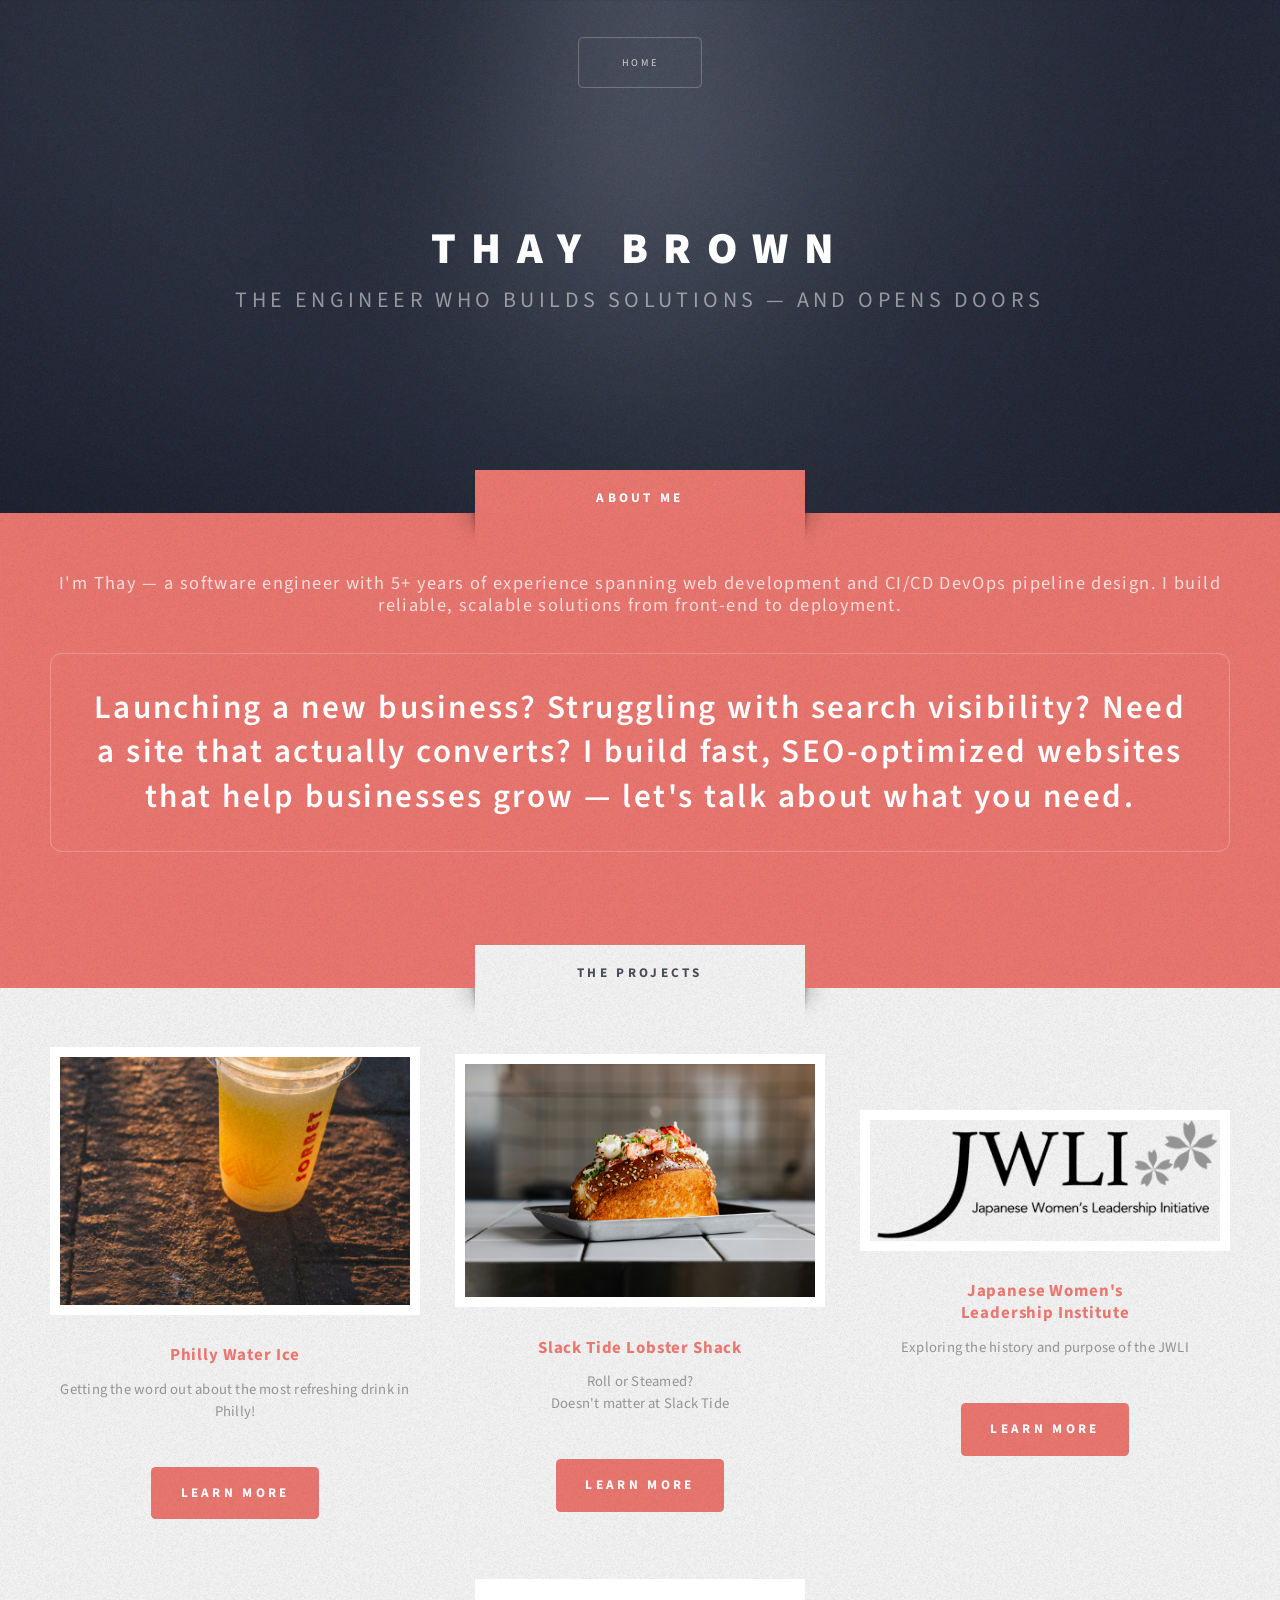
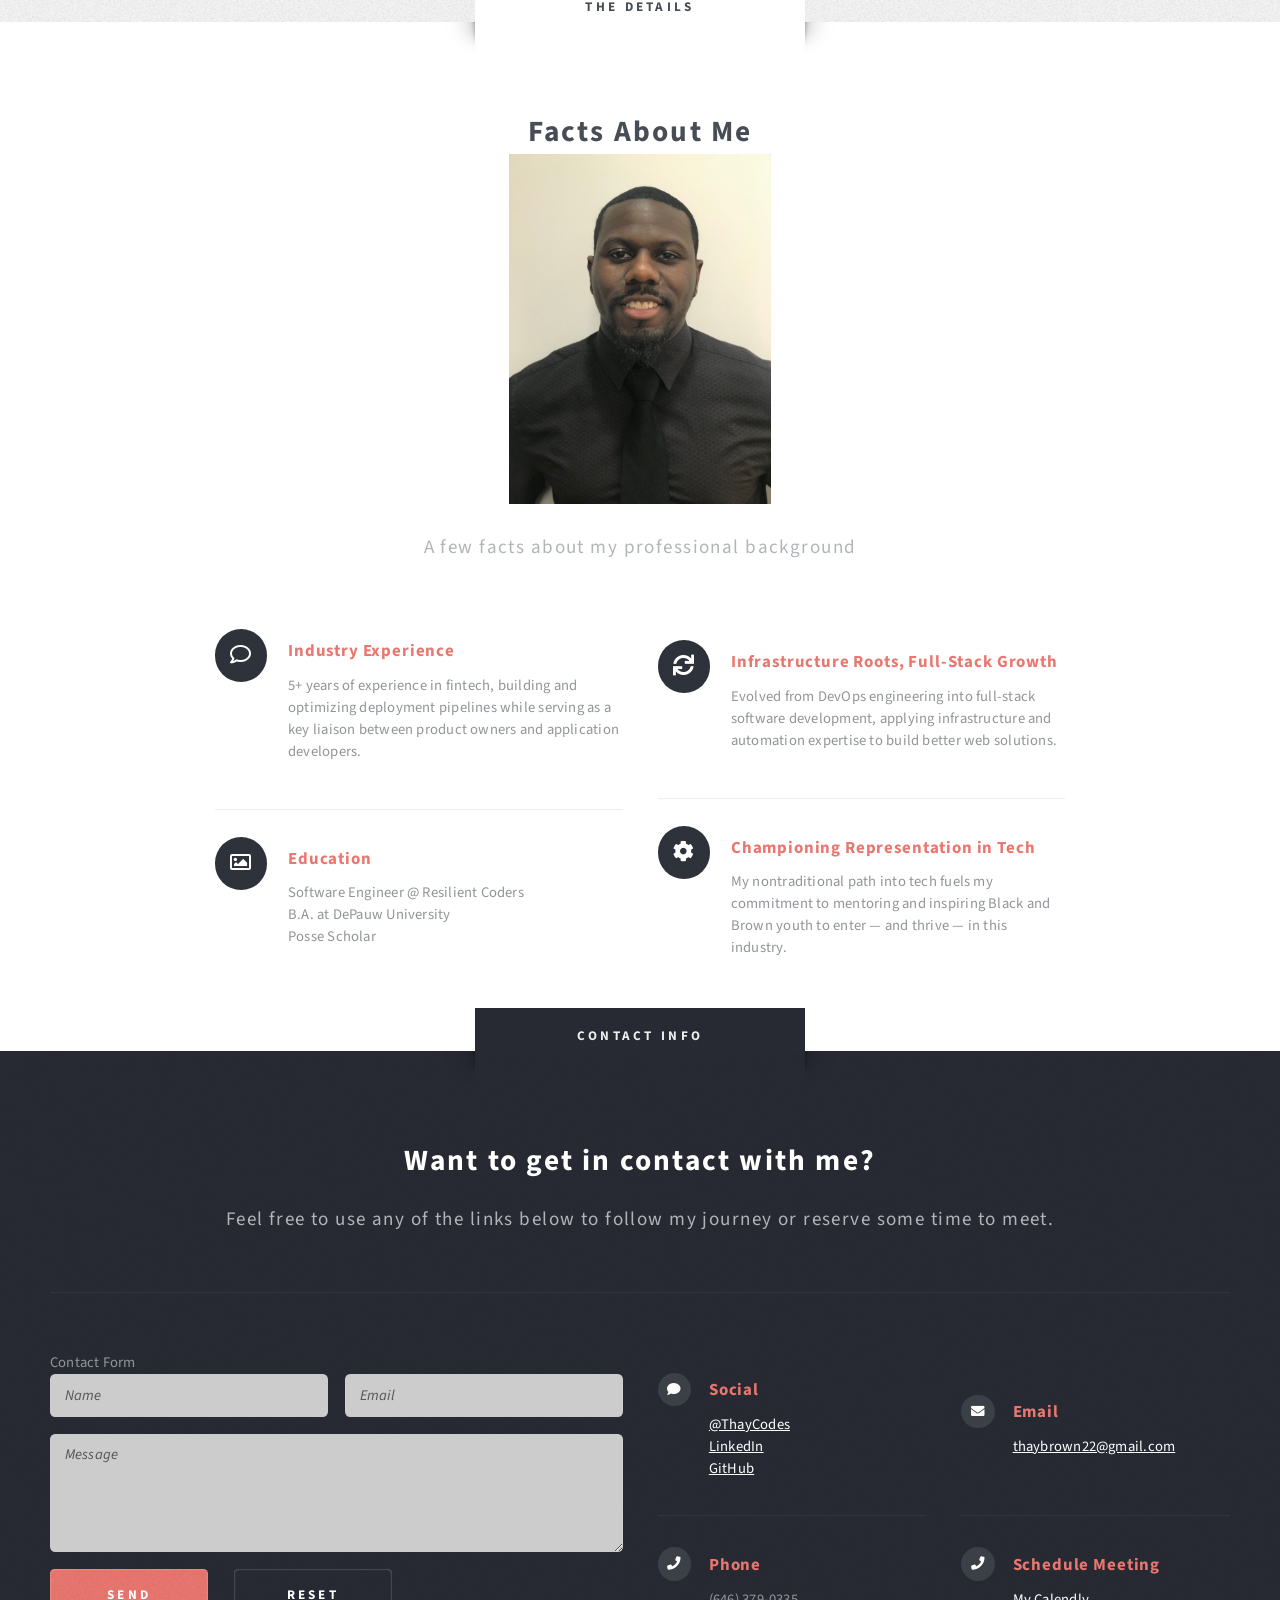
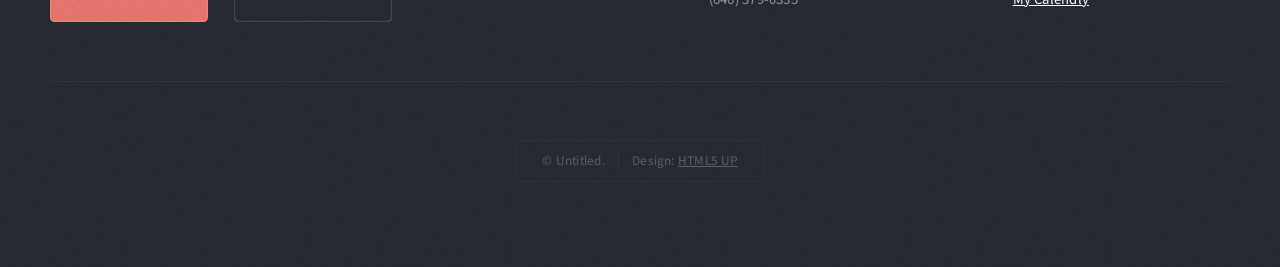
<file: porfolio-page/index.html>
<!DOCTYPE HTML>
<!--
	Escape Velocity by HTML5 UP
	html5up.net | @ajlkn
	Free for personal and commercial use under the CCA 3.0 license (html5up.net/license)
-->
<html>
	<head>
		<title>Thay's Portfolio</title>
		<meta charset="utf-8" />
		<meta name="viewport" content="width=device-width, initial-scale=1, user-scalable=no" />
		<link rel="stylesheet" href="assets/css/main.css" />
	</head>
	<body class="homepage is-preload">
		<div id="page-wrapper">

			<!-- Header -->
				<section id="header" class="wrapper">

					<!-- Logo -->
						<div id="logo">
							<h1><a href="index.html">Thay Brown</a></h1>
							<p>The Engineer Who Builds Solutions — And Opens Doors</p>
							
						</div>

					<!-- Nav -->
						<nav id="nav">
							<ul>
								<li class="current"><a href="index.html">Home</a></li>
								<!-- <li>
									<a href="#">Dropdown</a>
									<ul>
										<li><a href="#">Lorem ipsum</a></li>
										<li><a href="#">Magna veroeros</a></li>
										<li><a href="#">Etiam nisl</a></li>
										<li>
											<a href="#">Sed consequat</a>
											<ul>
												<li><a href="#">Lorem dolor</a></li>
												<li><a href="#">Amet consequat</a></li>
												<li><a href="#">Magna phasellus</a></li>
												<li><a href="#">Etiam nisl</a></li>
												<li><a href="#">Sed feugiat</a></li>
											</ul>
										</li>
										<li><a href="#">Nisl tempus</a></li>
									</ul>
								</li> -->
								<!-- <li><a href="left-sidebar.html">Left Sidebar</a></li>
								<li><a href="right-sidebar.html">Right Sidebar</a></li>
								<li><a href="no-sidebar.html">No Sidebar</a></li> -->
							</ul>
						</nav>

				</section>

			<!-- Intro -->
				<section id="intro" class="wrapper style1">
					<div class="title">About Me</div>
					<div class="container">
						<p class="style1" id="first_p">I'm Thay — a software engineer with 5+ years of experience spanning web development and CI/CD DevOps pipeline design. I build reliable, scalable solutions from front-end to deployment.</p>
						<p class="style2">
							Launching a new business? Struggling with search visibility? Need a site that actually converts? I build fast, SEO-optimized websites that help businesses grow — let's talk about what you need.
							<!-- <br class="mobile-hide" />
							site template by <a href="http://html5up.net" class="nobr">HTML5 UP</a> -->
						</p>
						<!-- <p class="style3">It's <strong>responsive</strong>, built on <strong>HTML5</strong> and <strong>CSS3</strong>, and released for
						free under the <a href="http://html5up.net/license">Creative Commons Attribution 3.0 license</a>, so use it for any of
						your personal or commercial projects &ndash; just be sure to credit us!</p>
						<ul class="actions"> -->
							<!-- <li><a href="#" class="button style3 large">Proceed</a></li> -->
						</ul>
					</div>
				</section>

<!-- Highlights -->
				<section id="highlights" class="wrapper style3">
					<div class="title">The Projects</div>
					<div class="container">
						<div class="row aln-center">
							<div class="col-4 col-12-medium">
								<section class="highlight">
									<a href="#" class="image featured"><img src="images/water-ice.png" alt="" /></a>
									<h3><a href="https://philly-water-ice.netlify.app/" target="_blank" rel="noopener noreferrer">Philly Water Ice</a></h3>
									<p>Getting the word out about the most refreshing drink in Philly!</p>
									<ul class="actions">
										<li><a href="https://philly-water-ice.netlify.app/" target="_blank" rel="noopener noreferrer" class="button style1">Learn More</a></li>
									</ul>
								</section>
							</div>
							<div class="col-4 col-12-medium">
								<section class="highlight">
									<a href="" class="image featured"><img src="images/lobster-roll.jpg" alt="" /></a>
									<h3><a href="https://slacktideshack.netlify.app/" target="_blank" rel="noopener noreferrer"">Slack Tide Lobster Shack</a></h3>
									<p>Roll or Steamed? <br>
										Doesn't matter at Slack Tide</p>
									<ul class="actions">
										<li><a href="https://slacktideshack.netlify.app/" target="_blank" rel="noopener noreferrer" class="button style1">Learn More</a></li>
									</ul>
								</section>
							</div>
							<div class="col-4 col-12-medium">
								<section class="highlight">
									<a href="#" class="image featured"><img src="images/jwliLogo.png" alt="" /></a>
									<h3><a href="https://jwli-news.netlify.app/" target="_blank" rel="noopener noreferrer">Japanese Women's <br> Leadership Institute
									</a></h3>
									<p>Exploring the history and purpose of the JWLI</p>
									<ul class="actions">
										<li><a href="https://jwli-news.netlify.app/" target="_blank" rel="noopener noreferrer" class="button style1">Learn More</a></li>
									</ul>
								</section>
							</div>
						</div>
					</div>
				</section>

			<!-- Main -->
				<section id="main" class="wrapper style2">
					<div class="title">The Details</div>
					<div class="container">

						<!-- Image
							<a href="#" class="image featured">
								<img src="" alt="" />
							</a> -->

						<!-- Features -->
							<section id="features">
								<header class="style1">
									<h2>Facts About Me</h2>
									<img src="images/IMG_1498.jpg" alt="">
									<p>A few facts about my professional background</p>
								</header>
								<div class="feature-list">
									<div class="row">
										<div class="col-6 col-12-medium">
											<section>
												<h3 class="icon fa-comment">Industry Experience</h3>
												<p>5+ years of experience in fintech, building and optimizing deployment pipelines while serving as a key liaison between product owners and application developers.</p>
											</section>
										</div>
										<div class="col-6 col-12-medium">
											<section>
												<h3 class="icon solid fa-sync">Infrastructure Roots, Full-Stack Growth</h3>
												<p>Evolved from DevOps engineering into full-stack software development, applying infrastructure and automation expertise to build better web solutions.</p>
											</section>
										</div>
										<div class="col-6 col-12-medium">
											<section>
												<h3 class="icon fa-image">Education</h3>
												<p>Software Engineer @ Resilient Coders <br>
												B.A. at DePauw University
												<br>
												Posse Scholar</p>
											</section>
										</div>
										<div class="col-6 col-12-medium">
											<section>
												<h3 class="icon solid fa-cog">Championing Representation in Tech</h3>
												<p>My nontraditional path into tech fuels my commitment to mentoring and inspiring Black and Brown youth to enter — and thrive — in this industry.</p>
											</section>
										</div>
										<!-- <div class="col-6 col-12-medium">
											<section>
												<h3 class="icon solid fa-wrench">Aliquam consequat et feugiat</h3>
												<p>Eget mattis at, laoreet vel et velit aliquam diam ante, aliquet sit amet vulputate et magna feugiat laoreet vel velit lorem.</p>
											</section>
										</div>
										<div class="col-6 col-12-medium">
											<section>
												<h3 class="icon solid fa-check">Dolore laoreet aliquam mattis</h3>
												<p>Eget mattis at, laoreet vel et velit aliquam diam ante, aliquet sit amet vulputate et magna feugiat laoreet vel velit lorem.</p>
											</section>
										</div> -->
									</div>
								</div>
								<!-- <ul class="actions special">
									<li><a href="#" class="button style1 large">Get Started</a></li>
									<li><a href="#" class="button style2 large">More Info</a></li>
								</ul> -->
							</section>

					</div>
				</section>

			<!-- Footer -->
				<section id="footer" class="wrapper">
					<div class="title">Contact Info</div>
					<div class="container">
						<header class="style1">
							<h2>Want to get in contact with me?</h2>
							<p>
								Feel free to use any of the links below to follow my journey or reserve some time to meet. <br >
							</p>
						</header>
						<div class="row">
							<div class="col-6 col-12-medium">

								Contact Form
									<section>
										<form method="post" action="#">
											<div class="row gtr-50">
												<div class="col-6 col-12-small">
													<input type="text" name="name" id="contact-name" placeholder="Name" />
												</div>
												<div class="col-6 col-12-small">
													<input type="text" name="email" id="contact-email" placeholder="Email" />
												</div>
												<div class="col-12">
													<textarea name="message" id="contact-message" placeholder="Message" rows="4"></textarea>
												</div>
												<div class="col-12">
													<ul class="actions">
														<li><input type="submit" class="style1" value="Send" /></li>
														<li><input type="reset" class="style2" value="Reset" /></li>
													</ul>
												</div>
											</div>
										</form>
									</section>

							</div>
							<div class="col-6 col-12-medium">

								<!-- Contact -->
									<section class="feature-list small">
										<div class="row">
											<!-- <div class="col-6 col-12-small">
												<section>
													<h3 class="icon solid fa-home">Mailing Address</h3>
													<p>
														Untitled Corp<br />
														1234 Somewhere Rd<br />
														Nashville, TN 00000
													</p>
												</section>
											</div> -->
											<div class="col-6 col-12-small">
												<section>
													<h3 class="icon solid fa-comment">Social</h3>
													<p>
														<a href="https://x.com/thaycodes">@ThayCodes</a><br />
														<a href="https://www.linkedin.com/in/thaybrown/">LinkedIn</a><br />
														<a href="https://github.com/tbrown320">GitHub</a>
													</p>
												</section>
											</div>
											<div class="col-6 col-12-small">
												<section>
													<h3 class="icon solid fa-envelope">Email</h3>
													<p>
														<a href="#">thaybrown22@gmail.com</a>
													</p>
												</section>
											</div>
											<div class="col-6 col-12-small">
												<section>
													<h3 class="icon solid fa-phone">Phone</h3>
													<p>
														(646) 379-0335
													</p>
												</section>
											</div>
											<div class="col-6 col-12-small">
												<section>
													<h3 class="icon solid fa-phone">Schedule Meeting</h3>
													<p>
														<a href="https://calendly.com/thaybrown22">My Calendly</a>
													</p>
												</section>
											</div>
										</div>
									</section>

							</div>
						</div>
						<div id="copyright">
							<ul>
								<li>&copy; Untitled.</li><li>Design: <a href="http://html5up.net">HTML5 UP</a></li>
							</ul>
						</div>
					</div>
				</section>

		</div>

		<!-- Scripts -->
			<script src="assets/js/jquery.min.js"></script>
			<script src="assets/js/jquery.dropotron.min.js"></script>
			<script src="assets/js/browser.min.js"></script>
			<script src="assets/js/breakpoints.min.js"></script>
			<script src="assets/js/util.js"></script>
			<script src="assets/js/main.js"></script>

	</body>
</html>
</file>
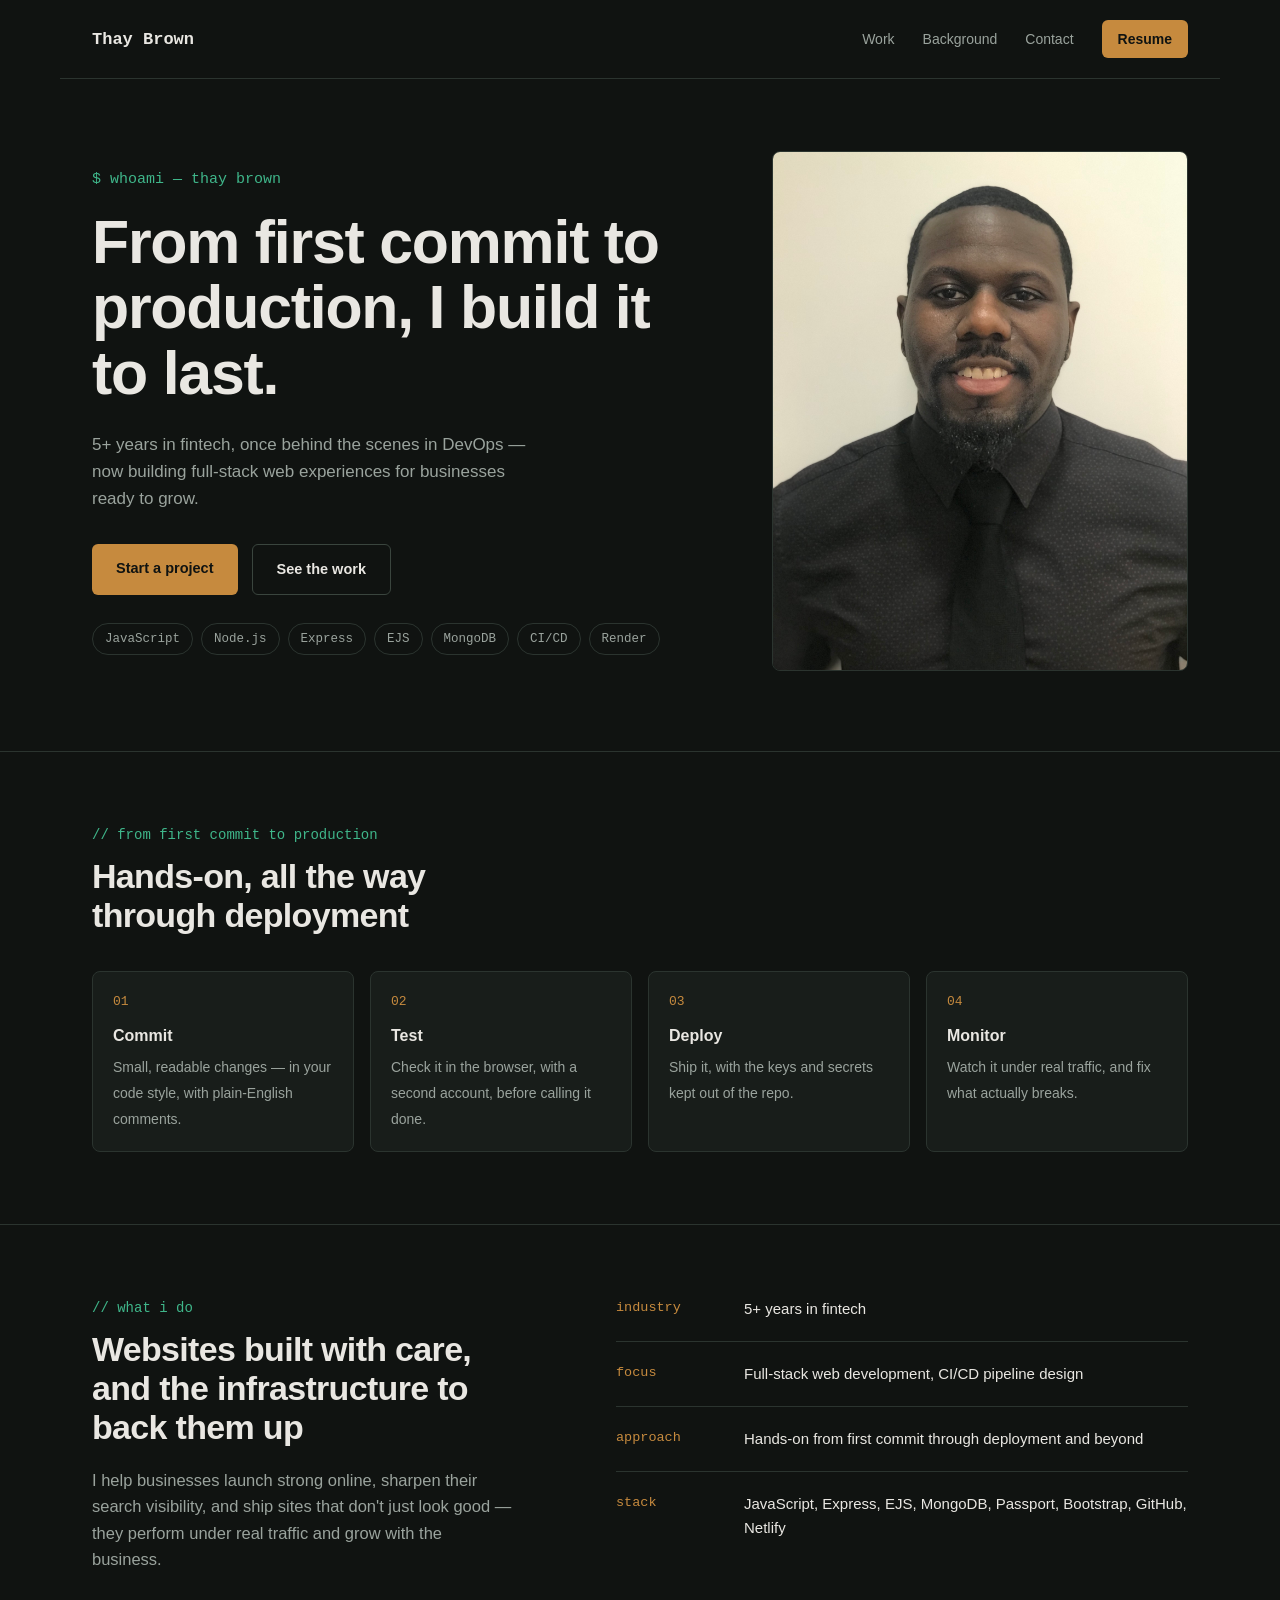
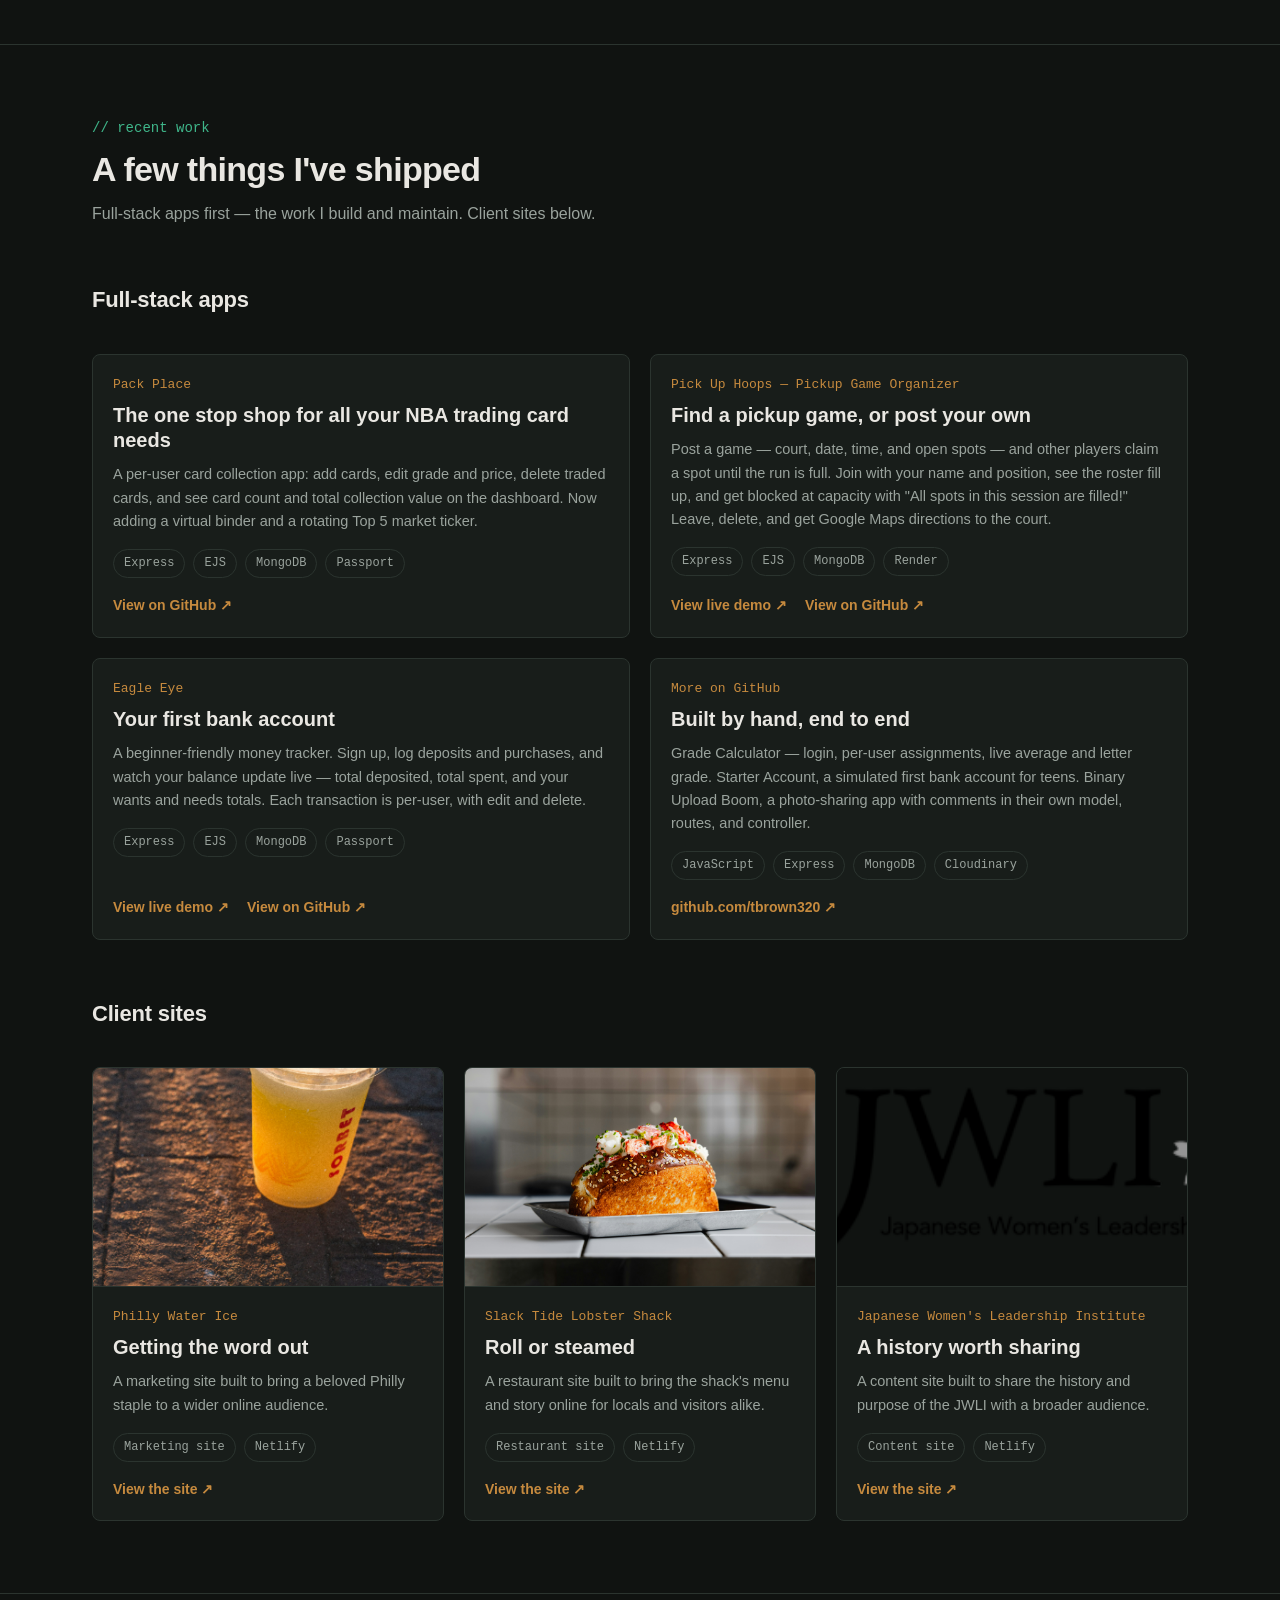
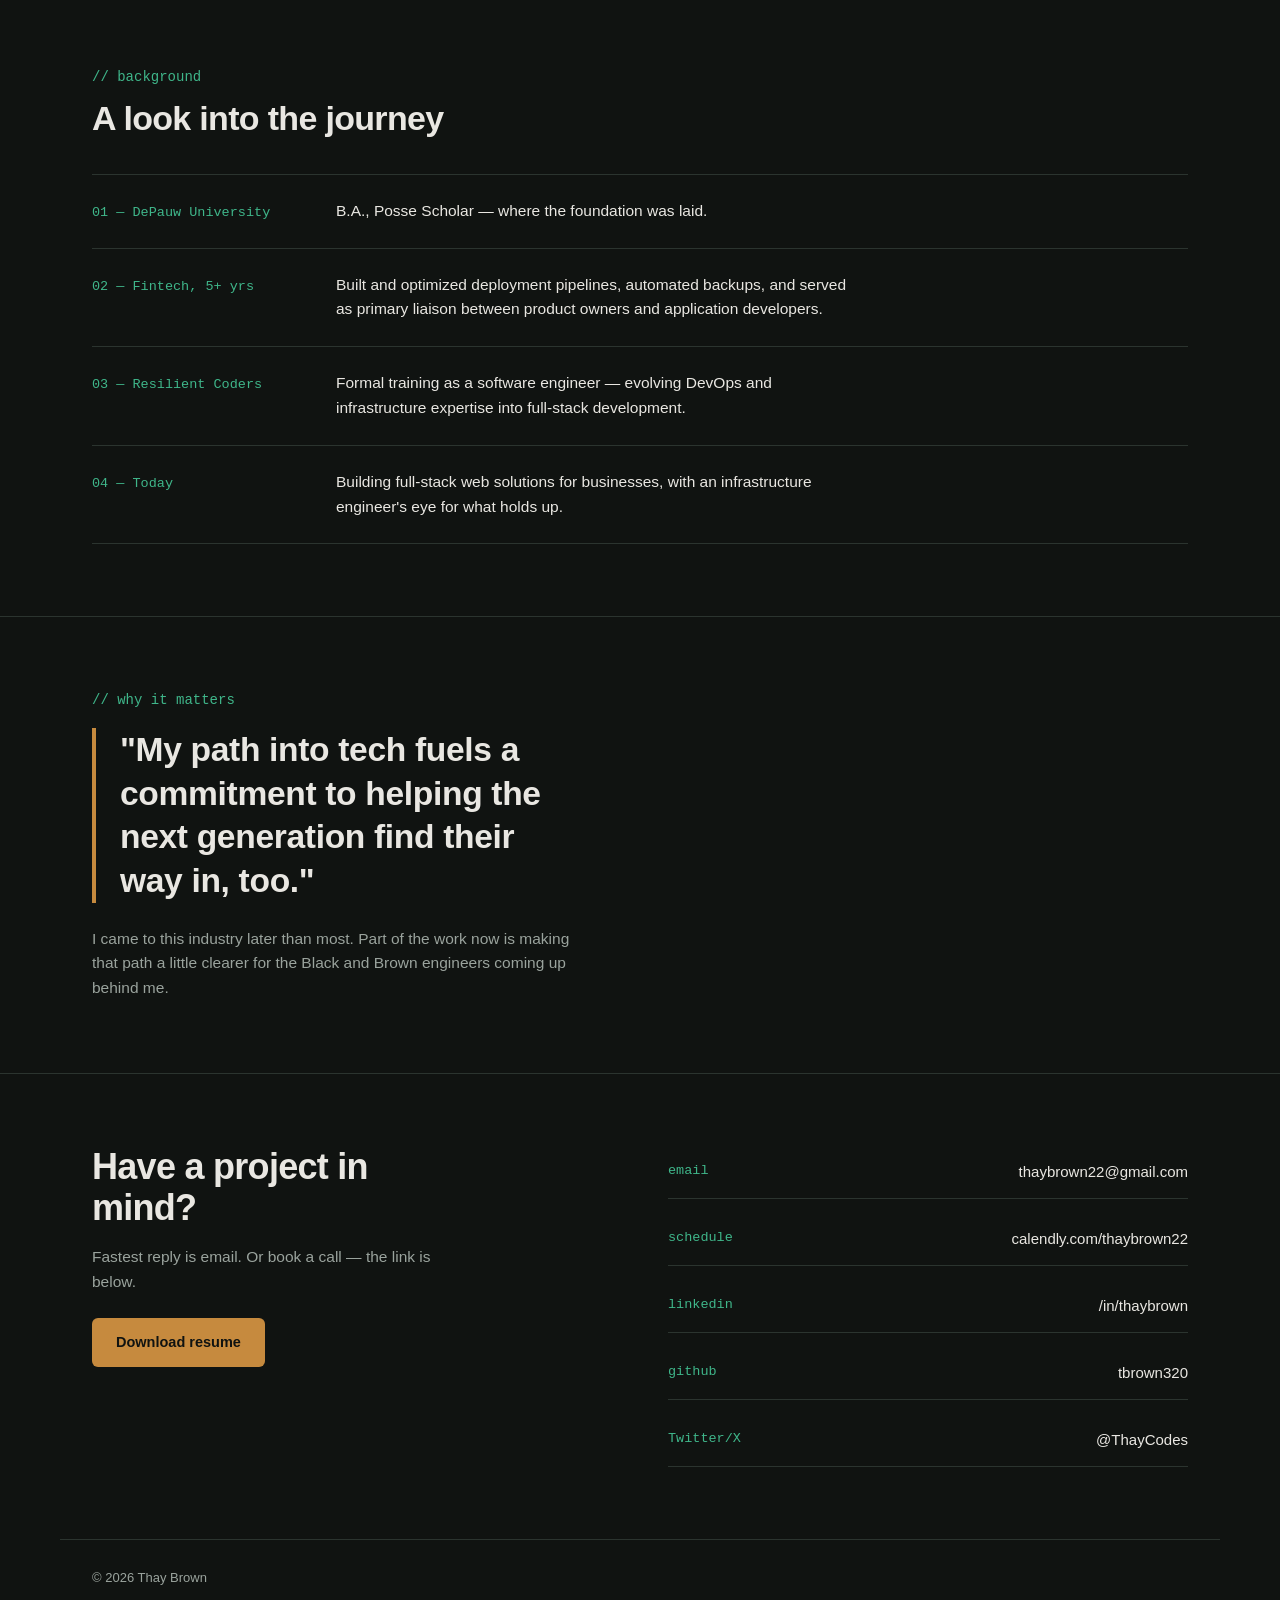
<file: Port-3/index.html>
<!doctype html>
<html lang="en">
  <head>
    <meta charset="UTF-8" />
    <meta name="viewport" content="width=device-width, initial-scale=1.0" />
    <meta
      name="description"
      content="Thay Brown — full-stack software engineer. 5+ years in fintech and DevOps, now building full-stack web experiences."
    />
    <title>Thay Brown — Software Engineer</title>
    <link rel="stylesheet" href="css/styles.css" />
  </head>
  <body>
    <nav>
      <div class="name">Thay Brown</div>

      <!-- Hamburger button, only visible on mobile (see styles.css) -->
      <button
        class="nav-toggle"
        aria-label="Toggle navigation menu"
        aria-expanded="false"
      >
        <span></span>
        <span></span>
        <span></span>
      </button>

      <div class="links">
        <a href="#work">Work</a>
        <a href="#background">Background</a>
        <a href="#contact">Contact</a>
        <!-- Add your resume as resume.pdf in this folder, then this link works -->
        <a href="Resume_RC.pdf" target="_blank" class="nav-resume">Resume</a>
      </div>
    </nav>

    <section class="hero">
      <div class="wrap">
        <div>
          <div class="hero-kicker">$ whoami — thay brown</div>
          <h1>From first commit to production, I build it to last.</h1>
          <p>
            5+ years in fintech, once behind the scenes in DevOps — now building
            full-stack web experiences for businesses ready to grow.
          </p>
          <div class="hero-cta">
            <a href="#contact" class="btn btn-primary">Start a project</a>
            <a href="#work" class="btn btn-ghost">See the work</a>
          </div>
          <ul class="stack-tags">
            <li>JavaScript</li>
            <li>Node.js</li>
            <li>Express</li>
            <li>EJS</li>
            <li>MongoDB</li>
            <li>CI/CD</li>
            <li>Render</li>
          </ul>
        </div>
        <div class="hero-portrait">
          <img src="images/IMG_1498.jpg" alt="Portrait of Thay Brown" />
        </div>
      </div>
    </section>

    <section class="pipeline">
      <div class="wrap">
        <div class="label">// from first commit to production</div>
        <h2 class="head">Hands-on, all the way through deployment</h2>
        <ol class="pipeline-steps">
          <li>
            <span class="step-num">01</span><strong>Commit</strong
            ><span
              >Small, readable changes — in your code style, with plain-English
              comments.</span
            >
          </li>
          <li>
            <span class="step-num">02</span><strong>Test</strong
            ><span
              >Check it in the browser, with a second account, before calling it
              done.</span
            >
          </li>
          <li>
            <span class="step-num">03</span><strong>Deploy</strong
            ><span
              >Ship it, with the keys and secrets kept out of the repo.</span
            >
          </li>
          <li>
            <span class="step-num">04</span><strong>Monitor</strong
            ><span
              >Watch it under real traffic, and fix what actually breaks.</span
            >
          </li>
        </ol>
      </div>
    </section>

    <section class="pitch">
      <div class="wrap">
        <div>
          <div class="label">// what i do</div>
          <h2 class="head">
            Websites built with care, and the infrastructure to back them up
          </h2>
          <p>
            I help businesses launch strong online, sharpen their search
            visibility, and ship sites that don't just look good — they perform
            under real traffic and grow with the business.
          </p>
        </div>
        <div class="pitch-list">
          <div class="pitch-item">
            <div class="k">industry</div>
            <div class="v">5+ years in fintech</div>
          </div>
          <div class="pitch-item">
            <div class="k">focus</div>
            <div class="v">
              Full-stack web development, CI/CD pipeline design
            </div>
          </div>
          <div class="pitch-item">
            <div class="k">approach</div>
            <div class="v">
              Hands-on from first commit through deployment and beyond
            </div>
          </div>
          <div class="pitch-item">
            <div class="k">stack</div>
            <div class="v">
              JavaScript, Express, EJS, MongoDB, Passport, Bootstrap, GitHub,
              Netlify
            </div>
          </div>
        </div>
      </div>
    </section>

    <section class="work" id="work">
      <div class="wrap">
        <div class="label">// recent work</div>
        <h2 class="head">A few things I've shipped</h2>
        <p class="section-sub">
          Full-stack apps first — the work I build and maintain. Client sites
          below.
        </p>

        <h3 class="subhead">Full-stack apps</h3>
        <div class="work-grid work-grid-apps">
          <article class="card">
            <div class="card-copy">
              <span class="num">Pack Place</span>
              <h3>The one stop shop for all your NBA trading card needs</h3>
              <p>
                A per-user card collection app: add cards, edit grade and price,
                delete traded cards, and see card count and total collection
                value on the dashboard. Now adding a virtual binder and a
                rotating Top 5 market ticker.
              </p>
              <ul class="tags">
                <li>Express</li>
                <li>EJS</li>
                <li>MongoDB</li>
                <li>Passport</li>
              </ul>
              <a
                href="https://github.com/tbrown320/Pack-Place"
                target="_blank"
                rel="noopener"
                >View on GitHub ↗</a
              >
            </div>
          </article>

          <article class="card">
            <div class="card-copy">
              <span class="num">Pick Up Hoops — Pickup Game Organizer</span>
              <h3>Find a pickup game, or post your own</h3>
              <p>
                Post a game — court, date, time, and open spots — and other
                players claim a spot until the run is full. Join with your name
                and position, see the roster fill up, and get blocked at
                capacity with "All spots in this session are filled!" Leave,
                delete, and get Google Maps directions to the court.
              </p>
              <ul class="tags">
                <li>Express</li>
                <li>EJS</li>
                <li>MongoDB</li>
                <li>Render</li>
              </ul>
              <div class="card-links">
                <a
                  href="https://pickup-hoops-2.onrender.com"
                  target="_blank"
                  rel="noopener"
                  >View live demo ↗</a
                >
                <a
                  href="https://github.com/tbrown320/pickup-hoops"
                  target="_blank"
                  rel="noopener"
                  >View on GitHub ↗</a
                >
              </div>
            </div>
          </article>

          <article class="card">
            <div class="card-copy">
              <span class="num">Eagle Eye</span>
              <h3>Your first bank account</h3>
              <p>
                A beginner-friendly money tracker. Sign up, log deposits and
                purchases, and watch your balance update live — total deposited,
                total spent, and your wants and needs totals. Each transaction
                is per-user, with edit and delete.
              </p>
              <ul class="tags">
                <li>Express</li>
                <li>EJS</li>
                <li>MongoDB</li>
                <li>Passport</li>
              </ul>
              <div class="card-links">
                <a
                  href="https://eagle-eye-9z89.onrender.com"
                  target="_blank"
                  rel="noopener"
                  >View live demo ↗</a
                >
                <a
                  href="https://github.com/tbrown320/eagle-eye"
                  target="_blank"
                  rel="noopener"
                  >View on GitHub ↗</a
                >
              </div>
            </div>
          </article>

          <article class="card">
            <div class="card-copy">
              <span class="num">More on GitHub</span>
              <h3>Built by hand, end to end</h3>
              <p>
                Grade Calculator — login, per-user assignments, live average and
                letter grade. Starter Account, a simulated first bank account
                for teens. Binary Upload Boom, a photo-sharing app with comments
                in their own model, routes, and controller.
              </p>
              <ul class="tags">
                <li>JavaScript</li>
                <li>Express</li>
                <li>MongoDB</li>
                <li>Cloudinary</li>
              </ul>
              <a
                href="https://github.com/tbrown320"
                target="_blank"
                rel="noopener"
                >github.com/tbrown320 ↗</a
              >
            </div>
          </article>
        </div>

        <h3 class="subhead">Client sites</h3>
        <div class="work-grid">
          <article class="card">
            <div class="card-img">
              <img src="images/water-ice.png" alt="Philly Water Ice" />
            </div>
            <div class="card-copy">
              <span class="num">Philly Water Ice</span>
              <h3>Getting the word out</h3>
              <p>
                A marketing site built to bring a beloved Philly staple to a
                wider online audience.
              </p>
              <ul class="tags">
                <li>Marketing site</li>
                <li>Netlify</li>
              </ul>
              <a
                href="https://philly-water-ice.netlify.app/"
                target="_blank"
                rel="noopener"
                >View the site ↗</a
              >
            </div>
          </article>

          <article class="card">
            <div class="card-img">
              <img
                src="images/lobster-roll.jpg"
                alt="Slack Tide Lobster Shack"
              />
            </div>
            <div class="card-copy">
              <span class="num">Slack Tide Lobster Shack</span>
              <h3>Roll or steamed</h3>
              <p>
                A restaurant site built to bring the shack's menu and story
                online for locals and visitors alike.
              </p>
              <ul class="tags">
                <li>Restaurant site</li>
                <li>Netlify</li>
              </ul>
              <a
                href="https://slacktideshack.netlify.app/"
                target="_blank"
                rel="noopener"
                >View the site ↗</a
              >
            </div>
          </article>

          <article class="card">
            <div class="card-img">
              <img
                src="images/jwliLogo.png"
                alt="Japanese Women's Leadership Institute logo"
              />
            </div>
            <div class="card-copy">
              <span class="num">Japanese Women's Leadership Institute</span>
              <h3>A history worth sharing</h3>
              <p>
                A content site built to share the history and purpose of the
                JWLI with a broader audience.
              </p>
              <ul class="tags">
                <li>Content site</li>
                <li>Netlify</li>
              </ul>
              <a
                href="https://jwli-news.netlify.app/"
                target="_blank"
                rel="noopener"
                >View the site ↗</a
              >
            </div>
          </article>
        </div>
      </div>
    </section>

    <section class="background" id="background">
      <div class="wrap">
        <div class="label">// background</div>
        <h2 class="head">A look into the journey</h2>
        <div class="path-list">
          <div class="path-row">
            <div class="when">01 — DePauw University</div>
            <div class="what">
              B.A., Posse Scholar — where the foundation was laid.
            </div>
          </div>
          <div class="path-row">
            <div class="when">02 — Fintech, 5+ yrs</div>
            <div class="what">
              Built and optimized deployment pipelines, automated backups, and
              served as primary liaison between product owners and application
              developers.
            </div>
          </div>
          <div class="path-row">
            <div class="when">03 — Resilient Coders</div>
            <div class="what">
              Formal training as a software engineer — evolving DevOps and
              infrastructure expertise into full-stack development.
            </div>
          </div>
          <div class="path-row">
            <div class="when">04 — Today</div>
            <div class="what">
              Building full-stack web solutions for businesses, with an
              infrastructure engineer's eye for what holds up.
            </div>
          </div>
        </div>
      </div>
    </section>

    <section class="mission">
      <div class="wrap">
        <div class="label">// why it matters</div>
        <blockquote>
          "My path into tech fuels a commitment to helping the next generation
          find their way in, too."
        </blockquote>
        <p class="mission-sub">
          I came to this industry later than most. Part of the work now is
          making that path a little clearer for the Black and Brown engineers
          coming up behind me.
        </p>
      </div>
    </section>

    <section class="contact" id="contact">
      <div class="wrap contact-inner">
        <div>
          <h2>Have a project in mind?</h2>
          <p class="contact-sub">
            Fastest reply is email. Or book a call — the link is below.
          </p>
          <!-- Add your resume as resume.pdf in this folder, then this button works -->
          <a href="Resume_RC.pdf" target="_blank" class="btn btn-primary"
            >Download resume</a
          >
        </div>
        <div class="contact-links">
          <a href="mailto:thaybrown22@gmail.com"
            ><span>email</span><span>thaybrown22@gmail.com</span></a
          >
          <a
            href="https://calendly.com/thaybrown22"
            target="_blank"
            rel="noopener"
            ><span>schedule</span><span>calendly.com/thaybrown22</span></a
          >
          <a
            href="https://www.linkedin.com/in/thaybrown/"
            target="_blank"
            rel="noopener"
            ><span>linkedin</span><span>/in/thaybrown</span></a
          >
          <a href="https://github.com/tbrown320" target="_blank" rel="noopener"
            ><span>github</span><span>tbrown320</span></a
          >
          <a href="https://x.com/thaycodes" target="_blank" rel="noopener"
            ><span>Twitter/X</span><span>@ThayCodes</span></a
          >
        </div>
      </div>
    </section>

    <footer>&copy; <span id="current-year">2026</span> Thay Brown</footer>

    <script src="script.js"></script>
  </body>
</html>
</file>
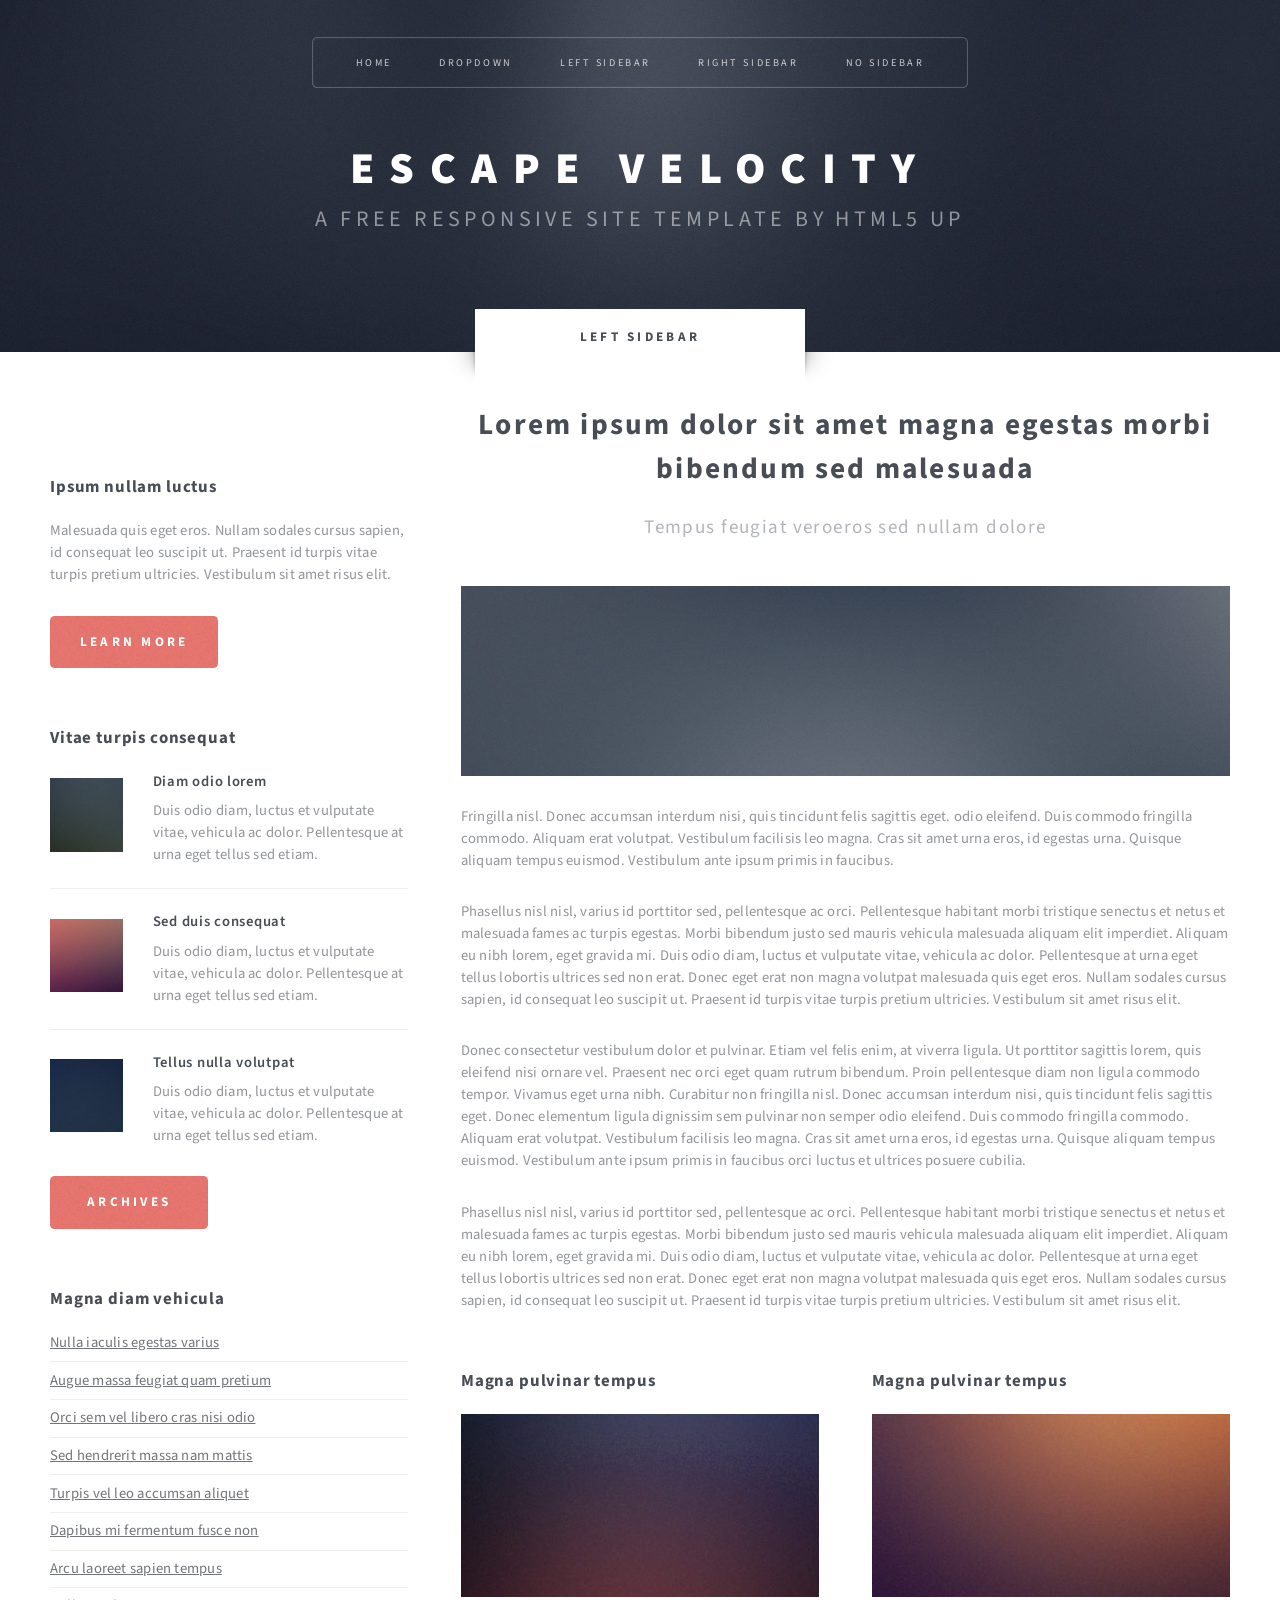
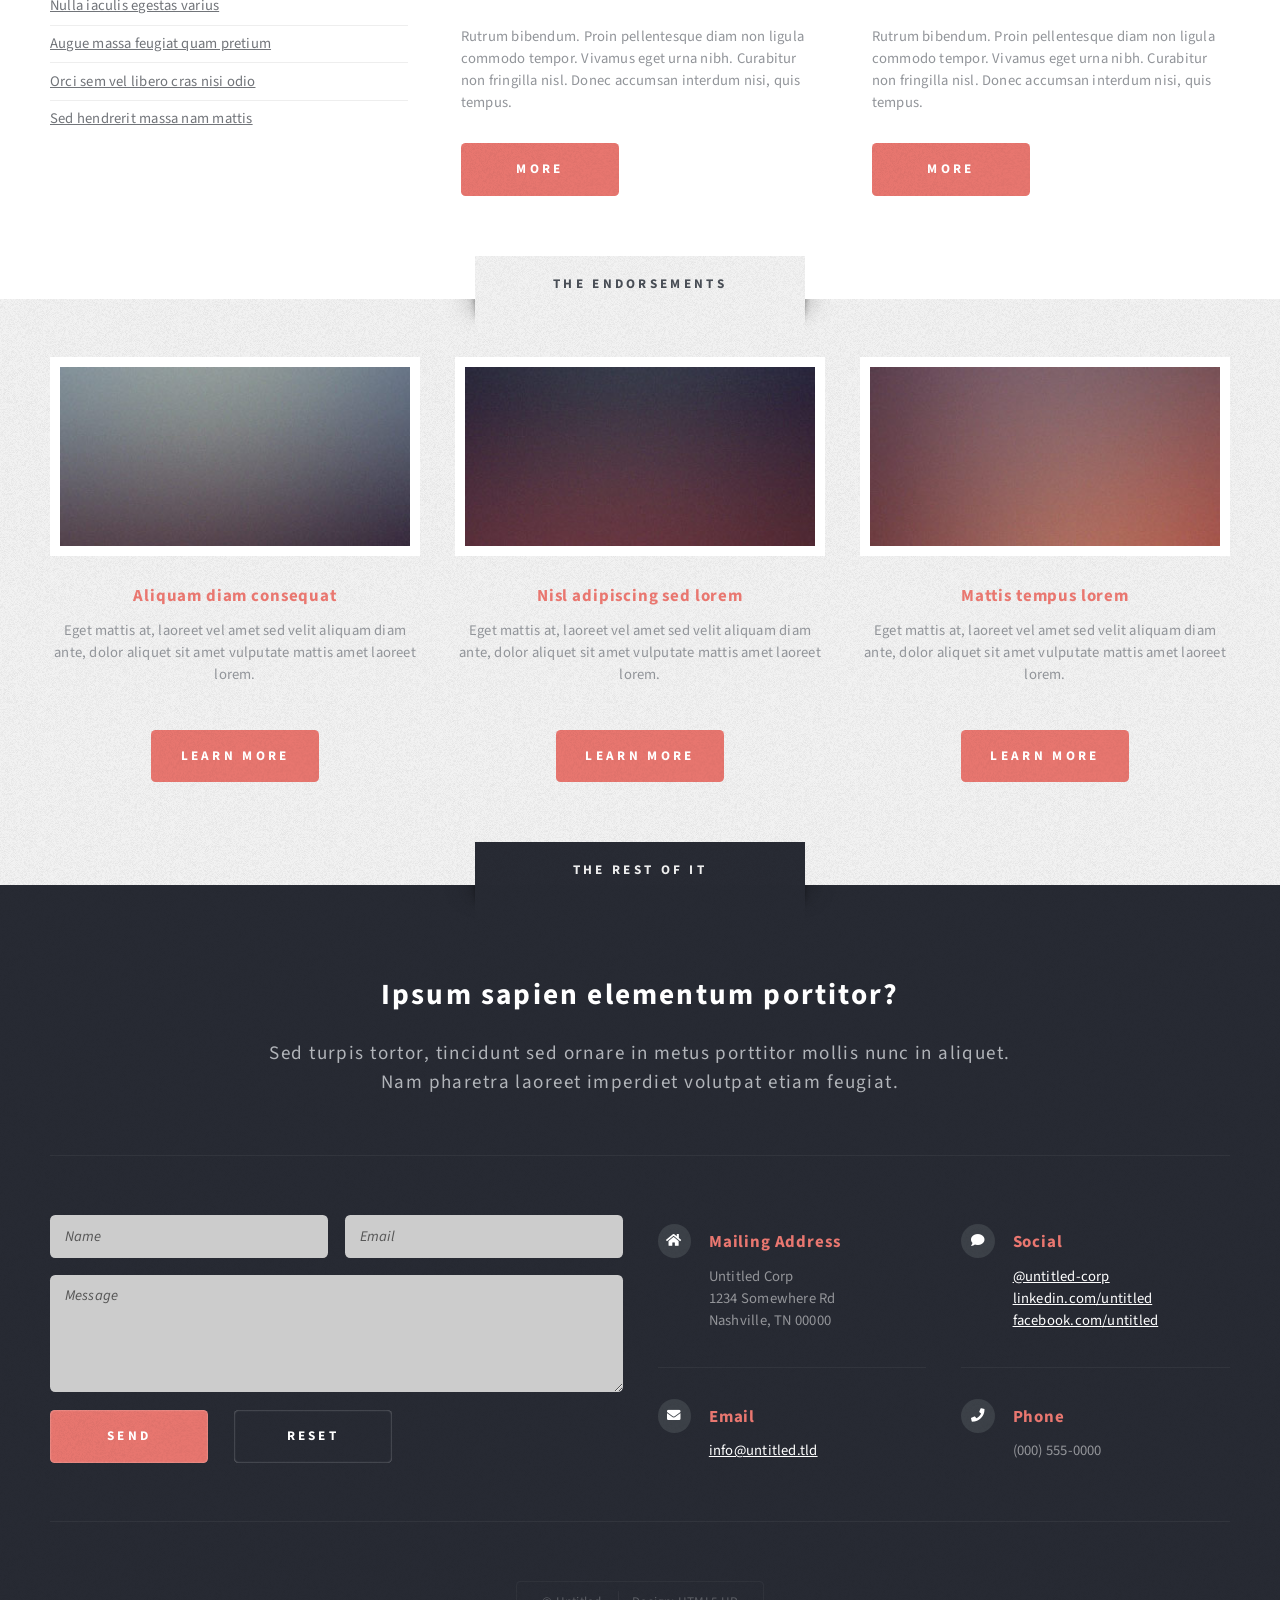
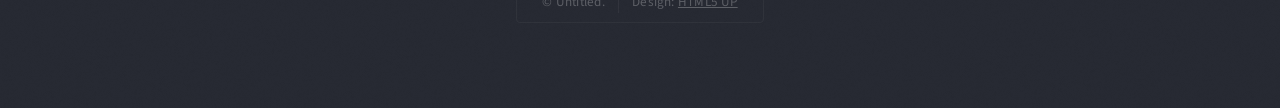
<file: porfolio-page/left-sidebar.html>
<!DOCTYPE HTML>
<!--
	Escape Velocity by HTML5 UP
	html5up.net | @ajlkn
	Free for personal and commercial use under the CCA 3.0 license (html5up.net/license)
-->
<html>
	<head>
		<title>Left Sidebar - Escape Velocity by HTML5 UP</title>
		<meta charset="utf-8" />
		<meta name="viewport" content="width=device-width, initial-scale=1, user-scalable=no" />
		<link rel="stylesheet" href="assets/css/main.css" />
	</head>
	<body class="left-sidebar is-preload">
		<div id="page-wrapper">

			<!-- Header -->
				<section id="header" class="wrapper">

					<!-- Logo -->
						<div id="logo">
							<h1><a href="index.html">Escape Velocity</a></h1>
							<p>A free responsive site template by HTML5 UP</p>
						</div>

					<!-- Nav -->
						<nav id="nav">
							<ul>
								<li><a href="index.html">Home</a></li>
								<li>
									<a href="#">Dropdown</a>
									<ul>
										<li><a href="#">Lorem ipsum</a></li>
										<li><a href="#">Magna veroeros</a></li>
										<li><a href="#">Etiam nisl</a></li>
										<li>
											<a href="#">Sed consequat</a>
											<ul>
												<li><a href="#">Lorem dolor</a></li>
												<li><a href="#">Amet consequat</a></li>
												<li><a href="#">Magna phasellus</a></li>
												<li><a href="#">Etiam nisl</a></li>
												<li><a href="#">Sed feugiat</a></li>
											</ul>
										</li>
										<li><a href="#">Nisl tempus</a></li>
									</ul>
								</li>
								<li class="current"><a href="left-sidebar.html">Left Sidebar</a></li>
								<li><a href="right-sidebar.html">Right Sidebar</a></li>
								<li><a href="no-sidebar.html">No Sidebar</a></li>
							</ul>
						</nav>

				</section>

			<!-- Main -->
				<section id="main" class="wrapper style2">
					<div class="title">Left Sidebar</div>
					<div class="container">
						<div class="row gtr-150">
							<div class="col-4 col-12-medium">

								<!-- Sidebar -->
									<div id="sidebar">
										<section class="box">
											<header>
												<h2>Ipsum nullam luctus</h2>
											</header>
											<p>Malesuada quis eget eros. Nullam sodales cursus sapien, id consequat
											leo suscipit ut. Praesent id turpis vitae turpis pretium ultricies. Vestibulum sit
											amet risus elit.</p>
											<a href="#" class="button style1">Learn More</a>
										</section>
										<section class="box">
											<header>
												<h2>Vitae turpis consequat</h2>
											</header>
											<ul class="style2">
												<li>
													<article class="box post-excerpt">
														<a href="#" class="image left"><img src="images/pic08.jpg" alt="" /></a>
														<h3><a href="#">Diam odio lorem</a></h3>
														<p>Duis odio diam, luctus et vulputate vitae, vehicula ac dolor. Pellentesque at urna eget tellus sed etiam.</p>
													</article>
												</li>
												<li>
													<article class="box post-excerpt">
														<a href="#" class="image left"><img src="images/pic09.jpg" alt="" /></a>
														<h3><a href="#">Sed duis consequat</a></h3>
														<p>Duis odio diam, luctus et vulputate vitae, vehicula ac dolor. Pellentesque at urna eget tellus sed etiam.</p>
													</article>
												</li>
												<li>
													<article class="box post-excerpt">
														<a href="#" class="image left"><img src="images/pic10.jpg" alt="" /></a>
														<h3><a href="#">Tellus nulla volutpat</a></h3>
														<p>Duis odio diam, luctus et vulputate vitae, vehicula ac dolor. Pellentesque at urna eget tellus sed etiam.</p>
													</article>
												</li>
											</ul>
											<a href="#" class="button style1">Archives</a>
										</section>
										<section class="box">
											<header>
												<h2>Magna diam vehicula</h2>
											</header>
											<ul class="style3">
												<li><a href="#">Nulla iaculis egestas varius</a></li>
												<li><a href="#">Augue massa feugiat quam pretium</a></li>
												<li><a href="#">Orci sem vel libero cras nisi odio</a></li>
												<li><a href="#">Sed hendrerit massa nam mattis</a></li>
												<li><a href="#">Turpis vel leo accumsan aliquet</a></li>
												<li><a href="#">Dapibus mi fermentum fusce non</a></li>
												<li><a href="#">Arcu laoreet sapien tempus</a></li>
												<li><a href="#">Nulla iaculis egestas varius</a></li>
												<li><a href="#">Augue massa feugiat quam pretium</a></li>
												<li><a href="#">Orci sem vel libero cras nisi odio</a></li>
												<li><a href="#">Sed hendrerit massa nam mattis</a></li>
											</ul>
										</section>
									</div>

							</div>
							<div class="col-8 col-12-medium imp-medium">

								<!-- Content -->
									<div id="content">
										<article class="box post">
											<header class="style1">
												<h2>Lorem ipsum dolor sit amet magna egestas morbi bibendum sed malesuada</h2>
												<p>Tempus feugiat veroeros sed nullam dolore</p>
											</header>
											<a href="#" class="image featured">
												<img src="images/pic01.jpg" alt="" />
											</a>
											<p>Fringilla nisl. Donec accumsan interdum nisi, quis tincidunt felis sagittis eget.
											odio eleifend. Duis commodo fringilla commodo. Aliquam erat volutpat. Vestibulum
											facilisis leo magna. Cras sit amet urna eros, id egestas urna. Quisque aliquam
											tempus euismod. Vestibulum ante ipsum primis in faucibus.</p>
											<p>Phasellus nisl nisl, varius id porttitor sed, pellentesque ac orci. Pellentesque
											habitant morbi tristique senectus et netus et malesuada fames ac turpis egestas. Morbi
											bibendum justo sed mauris vehicula malesuada aliquam elit imperdiet. Aliquam eu nibh
											lorem, eget gravida mi. Duis odio diam, luctus et vulputate vitae, vehicula ac dolor.
											Pellentesque at urna eget tellus lobortis ultrices sed non erat. Donec eget erat non
											magna volutpat malesuada quis eget eros. Nullam sodales cursus sapien, id consequat
											leo suscipit ut. Praesent id turpis vitae turpis pretium ultricies. Vestibulum sit
											amet risus elit.</p>
											<p>Donec consectetur vestibulum dolor et pulvinar. Etiam vel felis enim, at viverra
											ligula. Ut porttitor sagittis lorem, quis eleifend nisi ornare vel. Praesent nec orci
											eget quam rutrum bibendum. Proin pellentesque diam non ligula commodo tempor. Vivamus
											eget urna nibh. Curabitur non fringilla nisl. Donec accumsan interdum nisi, quis
											tincidunt felis sagittis eget. Donec elementum ligula dignissim sem pulvinar non semper
											odio eleifend. Duis commodo fringilla commodo. Aliquam erat volutpat. Vestibulum
											facilisis leo magna. Cras sit amet urna eros, id egestas urna. Quisque aliquam
											tempus euismod. Vestibulum ante ipsum primis in faucibus orci luctus et ultrices
											posuere cubilia.</p>
											<p>Phasellus nisl nisl, varius id porttitor sed, pellentesque ac orci. Pellentesque
											habitant morbi tristique senectus et netus et malesuada fames ac turpis egestas. Morbi
											bibendum justo sed mauris vehicula malesuada aliquam elit imperdiet. Aliquam eu nibh
											lorem, eget gravida mi. Duis odio diam, luctus et vulputate vitae, vehicula ac dolor.
											Pellentesque at urna eget tellus lobortis ultrices sed non erat. Donec eget erat non
											magna volutpat malesuada quis eget eros. Nullam sodales cursus sapien, id consequat
											leo suscipit ut. Praesent id turpis vitae turpis pretium ultricies. Vestibulum sit
											amet risus elit.</p>
										</article>
										<div class="row gtr-150">
											<div class="col-6 col-12-small">
												<section class="box">
													<header>
														<h2>Magna pulvinar tempus</h2>
													</header>
													<a href="#" class="image featured"><img src="images/pic05.jpg" alt="" /></a>
													<p>Rutrum bibendum. Proin pellentesque diam non ligula commodo tempor. Vivamus
													eget urna nibh. Curabitur non fringilla nisl. Donec accumsan interdum nisi, quis
													tempus.</p>
													<a href="#" class="button style1">More</a>
												</section>
											</div>
											<div class="col-6 col-12-small">
												<section class="box">
													<header>
														<h2>Magna pulvinar tempus</h2>
													</header>
													<a href="#" class="image featured"><img src="images/pic06.jpg" alt="" /></a>
													<p>Rutrum bibendum. Proin pellentesque diam non ligula commodo tempor. Vivamus
													eget urna nibh. Curabitur non fringilla nisl. Donec accumsan interdum nisi, quis
													tempus.</p>
													<a href="#" class="button style1">More</a>
												</section>
											</div>
										</div>
									</div>

							</div>
						</div>
					</div>
				</section>

			<!-- Highlights -->
				<section id="highlights" class="wrapper style3">
					<div class="title">The Endorsements</div>
					<div class="container">
						<div class="row aln-center">
							<div class="col-4 col-12-medium">
								<section class="highlight">
									<a href="#" class="image featured"><img src="images/pic02.jpg" alt="" /></a>
									<h3><a href="#">Aliquam diam consequat</a></h3>
									<p>Eget mattis at, laoreet vel amet sed velit aliquam diam ante, dolor aliquet sit amet vulputate mattis amet laoreet lorem.</p>
									<ul class="actions">
										<li><a href="#" class="button style1">Learn More</a></li>
									</ul>
								</section>
							</div>
							<div class="col-4 col-12-medium">
								<section class="highlight">
									<a href="#" class="image featured"><img src="images/pic03.jpg" alt="" /></a>
									<h3><a href="#">Nisl adipiscing sed lorem</a></h3>
									<p>Eget mattis at, laoreet vel amet sed velit aliquam diam ante, dolor aliquet sit amet vulputate mattis amet laoreet lorem.</p>
									<ul class="actions">
										<li><a href="#" class="button style1">Learn More</a></li>
									</ul>
								</section>
							</div>
							<div class="col-4 col-12-medium">
								<section class="highlight">
									<a href="#" class="image featured"><img src="images/pic04.jpg" alt="" /></a>
									<h3><a href="#">Mattis tempus lorem</a></h3>
									<p>Eget mattis at, laoreet vel amet sed velit aliquam diam ante, dolor aliquet sit amet vulputate mattis amet laoreet lorem.</p>
									<ul class="actions">
										<li><a href="#" class="button style1">Learn More</a></li>
									</ul>
								</section>
							</div>
						</div>
					</div>
				</section>

			<!-- Footer -->
				<section id="footer" class="wrapper">
					<div class="title">The Rest Of It</div>
					<div class="container">
						<header class="style1">
							<h2>Ipsum sapien elementum portitor?</h2>
							<p>
								Sed turpis tortor, tincidunt sed ornare in metus porttitor mollis nunc in aliquet.<br />
								Nam pharetra laoreet imperdiet volutpat etiam feugiat.
							</p>
						</header>
						<div class="row">
							<div class="col-6 col-12-medium">

								<!-- Contact Form -->
									<section>
										<form method="post" action="#">
											<div class="row gtr-50">
												<div class="col-6 col-12-small">
													<input type="text" name="name" id="contact-name" placeholder="Name" />
												</div>
												<div class="col-6 col-12-small">
													<input type="text" name="email" id="contact-email" placeholder="Email" />
												</div>
												<div class="col-12">
													<textarea name="message" id="contact-message" placeholder="Message" rows="4"></textarea>
												</div>
												<div class="col-12">
													<ul class="actions">
														<li><input type="submit" class="style1" value="Send" /></li>
														<li><input type="reset" class="style2" value="Reset" /></li>
													</ul>
												</div>
											</div>
										</form>
									</section>

							</div>
							<div class="col-6 col-12-medium">

								<!-- Contact -->
									<section class="feature-list small">
										<div class="row">
											<div class="col-6 col-12-small">
												<section>
													<h3 class="icon solid fa-home">Mailing Address</h3>
													<p>
														Untitled Corp<br />
														1234 Somewhere Rd<br />
														Nashville, TN 00000
													</p>
												</section>
											</div>
											<div class="col-6 col-12-small">
												<section>
													<h3 class="icon solid fa-comment">Social</h3>
													<p>
														<a href="#">@untitled-corp</a><br />
														<a href="#">linkedin.com/untitled</a><br />
														<a href="#">facebook.com/untitled</a>
													</p>
												</section>
											</div>
											<div class="col-6 col-12-small">
												<section>
													<h3 class="icon solid fa-envelope">Email</h3>
													<p>
														<a href="#">info@untitled.tld</a>
													</p>
												</section>
											</div>
											<div class="col-6 col-12-small">
												<section>
													<h3 class="icon solid fa-phone">Phone</h3>
													<p>
														(000) 555-0000
													</p>
												</section>
											</div>
										</div>
									</section>

							</div>
						</div>
						<div id="copyright">
							<ul>
								<li>&copy; Untitled.</li><li>Design: <a href="http://html5up.net">HTML5 UP</a></li>
							</ul>
						</div>
					</div>
				</section>

		</div>

		<!-- Scripts -->
			<script src="assets/js/jquery.min.js"></script>
			<script src="assets/js/jquery.dropotron.min.js"></script>
			<script src="assets/js/browser.min.js"></script>
			<script src="assets/js/breakpoints.min.js"></script>
			<script src="assets/js/util.js"></script>
			<script src="assets/js/main.js"></script>

	</body>
</html>
</file>
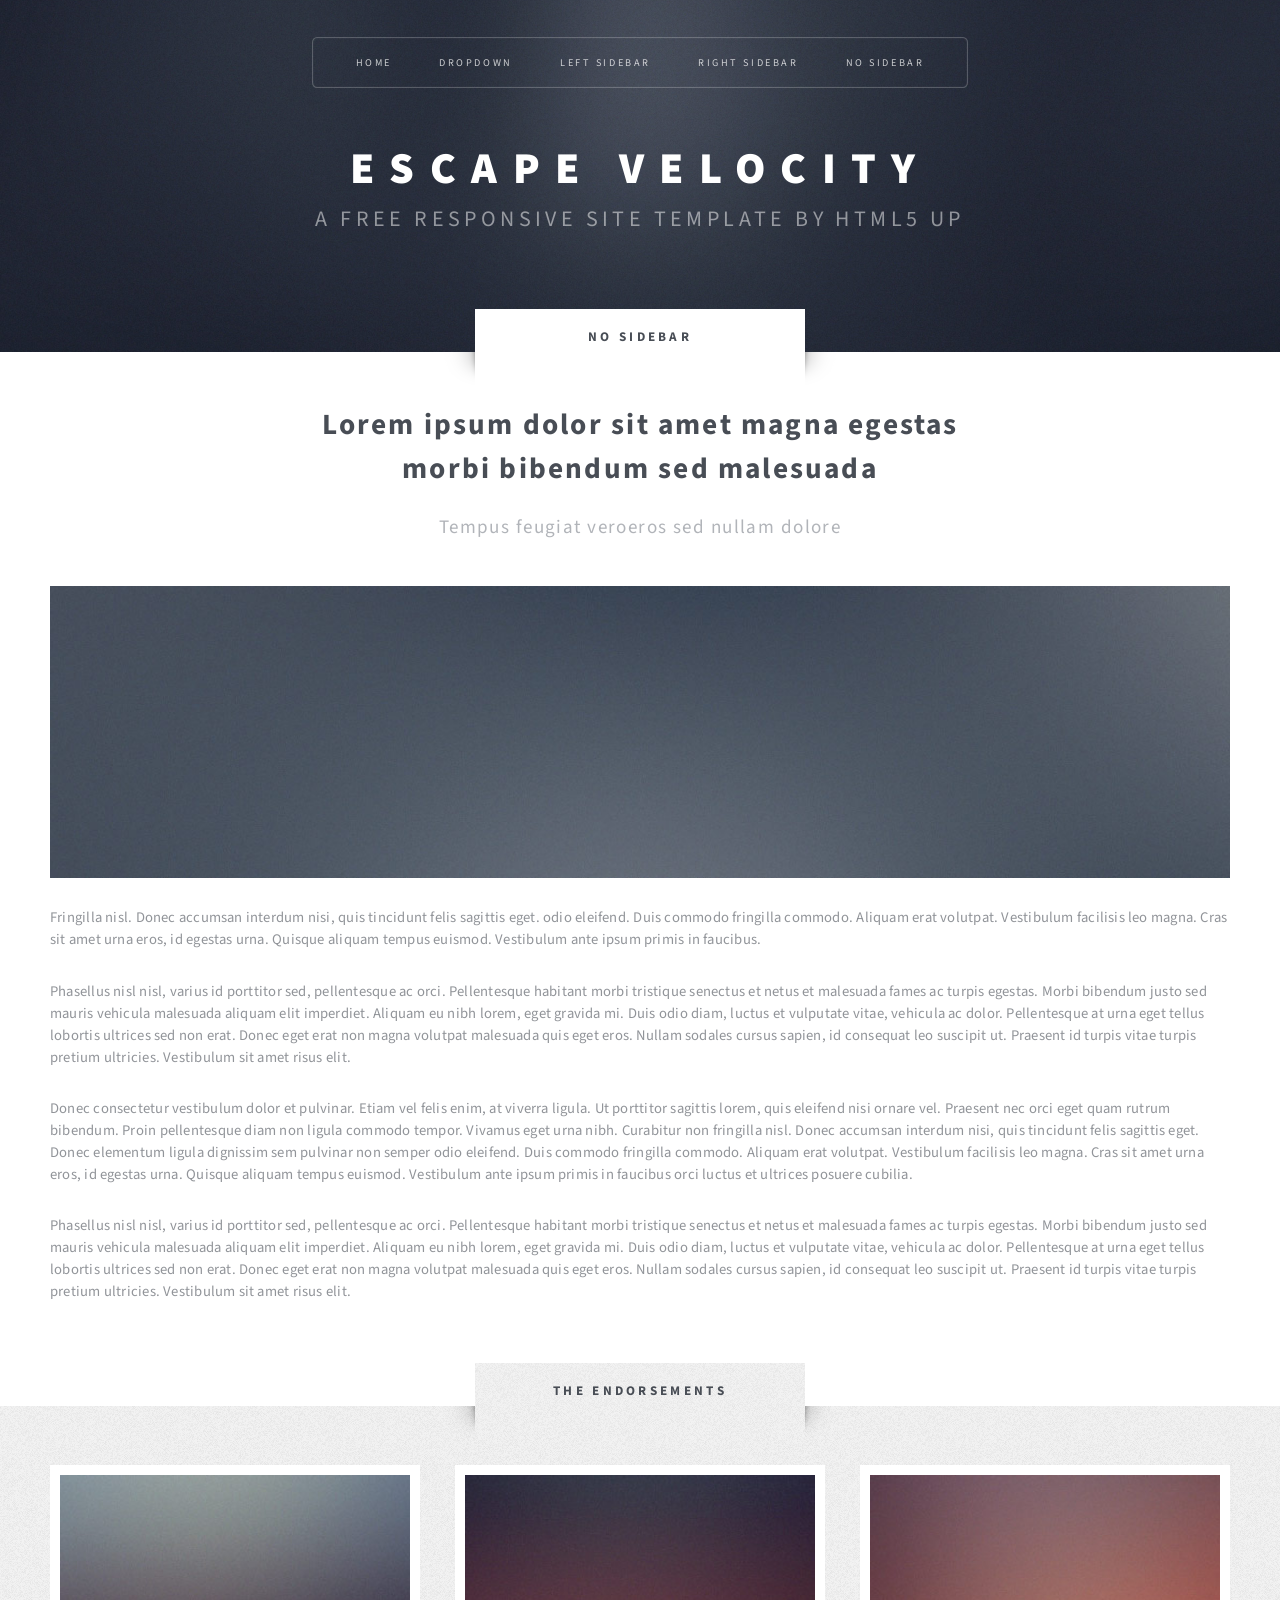
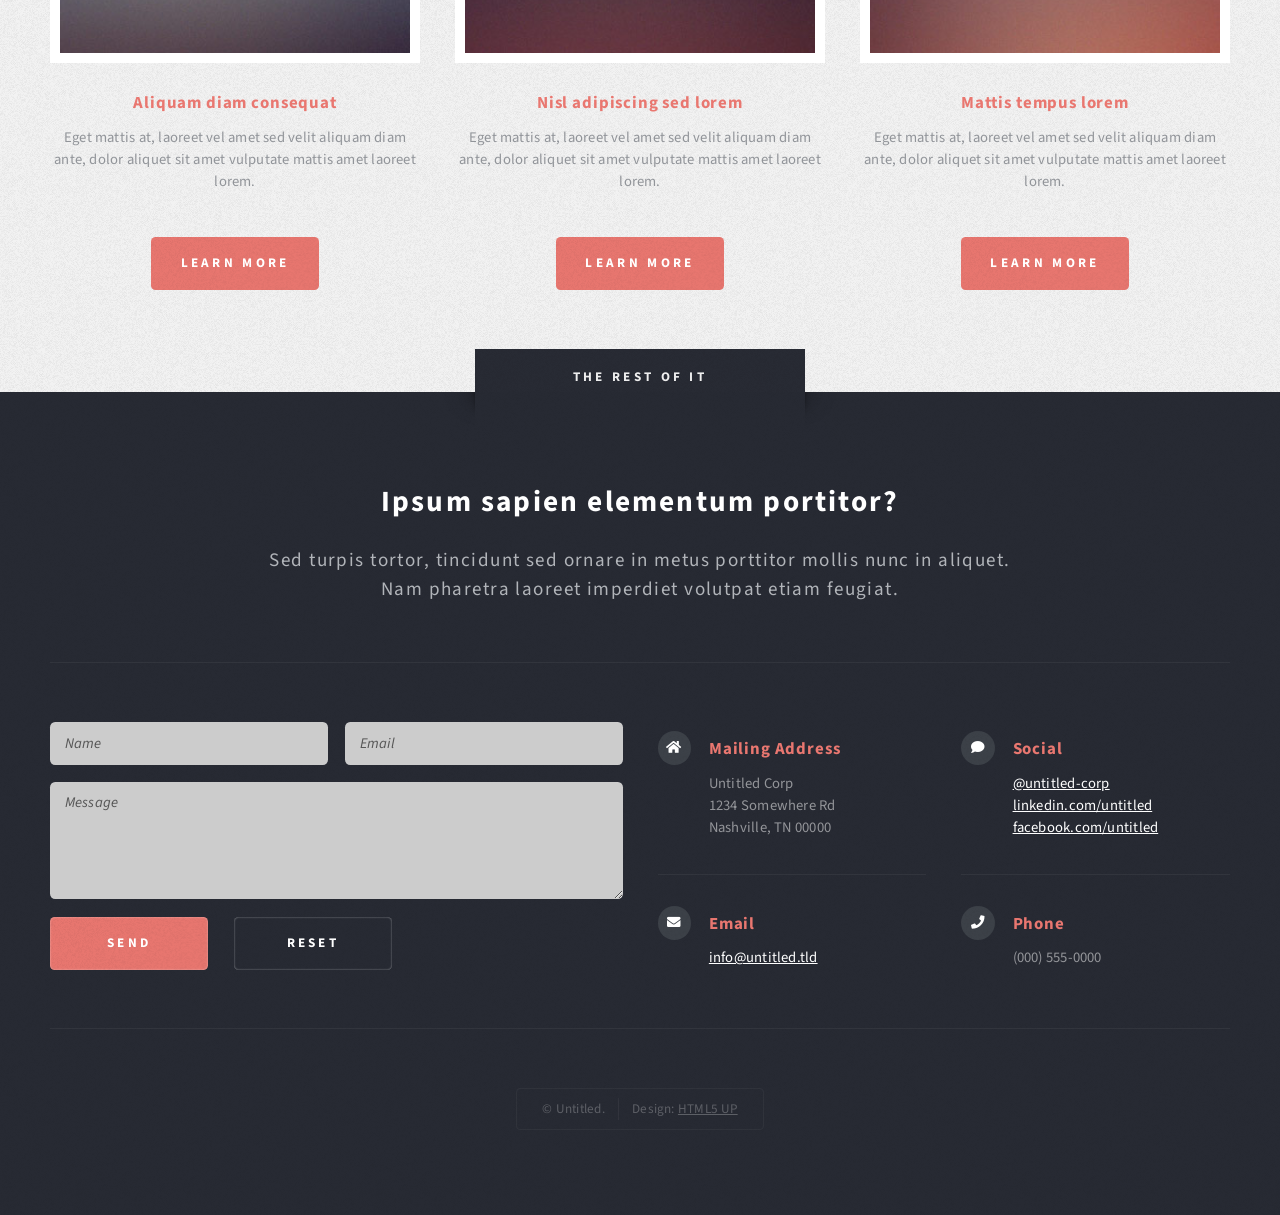
<file: porfolio-page/no-sidebar.html>
<!DOCTYPE HTML>
<!--
	Escape Velocity by HTML5 UP
	html5up.net | @ajlkn
	Free for personal and commercial use under the CCA 3.0 license (html5up.net/license)
-->
<html>
	<head>
		<title>No Sidebar - Escape Velocity by HTML5 UP</title>
		<meta charset="utf-8" />
		<meta name="viewport" content="width=device-width, initial-scale=1, user-scalable=no" />
		<link rel="stylesheet" href="assets/css/main.css" />
	</head>
	<body class="no-sidebar is-preload">
		<div id="page-wrapper">

			<!-- Header -->
				<section id="header" class="wrapper">

					<!-- Logo -->
						<div id="logo">
							<h1><a href="index.html">Escape Velocity</a></h1>
							<p>A free responsive site template by HTML5 UP</p>
						</div>

					<!-- Nav -->
						<nav id="nav">
							<ul>
								<li><a href="index.html">Home</a></li>
								<li>
									<a href="#">Dropdown</a>
									<ul>
										<li><a href="#">Lorem ipsum</a></li>
										<li><a href="#">Magna veroeros</a></li>
										<li><a href="#">Etiam nisl</a></li>
										<li>
											<a href="#">Sed consequat</a>
											<ul>
												<li><a href="#">Lorem dolor</a></li>
												<li><a href="#">Amet consequat</a></li>
												<li><a href="#">Magna phasellus</a></li>
												<li><a href="#">Etiam nisl</a></li>
												<li><a href="#">Sed feugiat</a></li>
											</ul>
										</li>
										<li><a href="#">Nisl tempus</a></li>
									</ul>
								</li>
								<li><a href="left-sidebar.html">Left Sidebar</a></li>
								<li><a href="right-sidebar.html">Right Sidebar</a></li>
								<li class="current"><a href="no-sidebar.html">No Sidebar</a></li>
							</ul>
						</nav>

				</section>

			<!-- Main -->
				<div id="main" class="wrapper style2">
					<div class="title">No Sidebar</div>
					<div class="container">

						<!-- Content -->
							<div id="content">
								<article class="box post">
									<header class="style1">
										<h2>Lorem ipsum dolor sit amet magna egestas<br class="mobile-hide" />
										morbi bibendum sed malesuada</h2>
										<p>Tempus feugiat veroeros sed nullam dolore</p>
									</header>
									<a href="#" class="image featured">
										<img src="images/pic01.jpg" alt="" />
									</a>
									<p>Fringilla nisl. Donec accumsan interdum nisi, quis tincidunt felis sagittis eget.
									odio eleifend. Duis commodo fringilla commodo. Aliquam erat volutpat. Vestibulum
									facilisis leo magna. Cras sit amet urna eros, id egestas urna. Quisque aliquam
									tempus euismod. Vestibulum ante ipsum primis in faucibus.</p>
									<p>Phasellus nisl nisl, varius id porttitor sed, pellentesque ac orci. Pellentesque
									habitant morbi tristique senectus et netus et malesuada fames ac turpis egestas. Morbi
									bibendum justo sed mauris vehicula malesuada aliquam elit imperdiet. Aliquam eu nibh
									lorem, eget gravida mi. Duis odio diam, luctus et vulputate vitae, vehicula ac dolor.
									Pellentesque at urna eget tellus lobortis ultrices sed non erat. Donec eget erat non
									magna volutpat malesuada quis eget eros. Nullam sodales cursus sapien, id consequat
									leo suscipit ut. Praesent id turpis vitae turpis pretium ultricies. Vestibulum sit
									amet risus elit.</p>
									<p>Donec consectetur vestibulum dolor et pulvinar. Etiam vel felis enim, at viverra
									ligula. Ut porttitor sagittis lorem, quis eleifend nisi ornare vel. Praesent nec orci
									eget quam rutrum bibendum. Proin pellentesque diam non ligula commodo tempor. Vivamus
									eget urna nibh. Curabitur non fringilla nisl. Donec accumsan interdum nisi, quis
									tincidunt felis sagittis eget. Donec elementum ligula dignissim sem pulvinar non semper
									odio eleifend. Duis commodo fringilla commodo. Aliquam erat volutpat. Vestibulum
									facilisis leo magna. Cras sit amet urna eros, id egestas urna. Quisque aliquam
									tempus euismod. Vestibulum ante ipsum primis in faucibus orci luctus et ultrices
									posuere cubilia.</p>
									<p>Phasellus nisl nisl, varius id porttitor sed, pellentesque ac orci. Pellentesque
									habitant morbi tristique senectus et netus et malesuada fames ac turpis egestas. Morbi
									bibendum justo sed mauris vehicula malesuada aliquam elit imperdiet. Aliquam eu nibh
									lorem, eget gravida mi. Duis odio diam, luctus et vulputate vitae, vehicula ac dolor.
									Pellentesque at urna eget tellus lobortis ultrices sed non erat. Donec eget erat non
									magna volutpat malesuada quis eget eros. Nullam sodales cursus sapien, id consequat
									leo suscipit ut. Praesent id turpis vitae turpis pretium ultricies. Vestibulum sit
									amet risus elit.</p>
								</article>
							</div>

					</div>
				</div>

			<!-- Highlights -->
				<section id="highlights" class="wrapper style3">
					<div class="title">The Endorsements</div>
					<div class="container">
						<div class="row aln-center">
							<div class="col-4 col-12-medium">
								<section class="highlight">
									<a href="#" class="image featured"><img src="images/pic02.jpg" alt="" /></a>
									<h3><a href="#">Aliquam diam consequat</a></h3>
									<p>Eget mattis at, laoreet vel amet sed velit aliquam diam ante, dolor aliquet sit amet vulputate mattis amet laoreet lorem.</p>
									<ul class="actions">
										<li><a href="#" class="button style1">Learn More</a></li>
									</ul>
								</section>
							</div>
							<div class="col-4 col-12-medium">
								<section class="highlight">
									<a href="#" class="image featured"><img src="images/pic03.jpg" alt="" /></a>
									<h3><a href="#">Nisl adipiscing sed lorem</a></h3>
									<p>Eget mattis at, laoreet vel amet sed velit aliquam diam ante, dolor aliquet sit amet vulputate mattis amet laoreet lorem.</p>
									<ul class="actions">
										<li><a href="#" class="button style1">Learn More</a></li>
									</ul>
								</section>
							</div>
							<div class="col-4 col-12-medium">
								<section class="highlight">
									<a href="#" class="image featured"><img src="images/pic04.jpg" alt="" /></a>
									<h3><a href="#">Mattis tempus lorem</a></h3>
									<p>Eget mattis at, laoreet vel amet sed velit aliquam diam ante, dolor aliquet sit amet vulputate mattis amet laoreet lorem.</p>
									<ul class="actions">
										<li><a href="#" class="button style1">Learn More</a></li>
									</ul>
								</section>
							</div>
						</div>
					</div>
				</section>

			<!-- Footer -->
				<section id="footer" class="wrapper">
					<div class="title">The Rest Of It</div>
					<div class="container">
						<header class="style1">
							<h2>Ipsum sapien elementum portitor?</h2>
							<p>
								Sed turpis tortor, tincidunt sed ornare in metus porttitor mollis nunc in aliquet.<br />
								Nam pharetra laoreet imperdiet volutpat etiam feugiat.
							</p>
						</header>
						<div class="row">
							<div class="col-6 col-12-medium">

								<!-- Contact Form -->
									<section>
										<form method="post" action="#">
											<div class="row gtr-50">
												<div class="col-6 col-12-small">
													<input type="text" name="name" id="contact-name" placeholder="Name" />
												</div>
												<div class="col-6 col-12-small">
													<input type="text" name="email" id="contact-email" placeholder="Email" />
												</div>
												<div class="col-12">
													<textarea name="message" id="contact-message" placeholder="Message" rows="4"></textarea>
												</div>
												<div class="col-12">
													<ul class="actions">
														<li><input type="submit" class="style1" value="Send" /></li>
														<li><input type="reset" class="style2" value="Reset" /></li>
													</ul>
												</div>
											</div>
										</form>
									</section>

							</div>
							<div class="col-6 col-12-medium">

								<!-- Contact -->
									<section class="feature-list small">
										<div class="row">
											<div class="col-6 col-12-small">
												<section>
													<h3 class="icon solid fa-home">Mailing Address</h3>
													<p>
														Untitled Corp<br />
														1234 Somewhere Rd<br />
														Nashville, TN 00000
													</p>
												</section>
											</div>
											<div class="col-6 col-12-small">
												<section>
													<h3 class="icon solid fa-comment">Social</h3>
													<p>
														<a href="#">@untitled-corp</a><br />
														<a href="#">linkedin.com/untitled</a><br />
														<a href="#">facebook.com/untitled</a>
													</p>
												</section>
											</div>
											<div class="col-6 col-12-small">
												<section>
													<h3 class="icon solid fa-envelope">Email</h3>
													<p>
														<a href="#">info@untitled.tld</a>
													</p>
												</section>
											</div>
											<div class="col-6 col-12-small">
												<section>
													<h3 class="icon solid fa-phone">Phone</h3>
													<p>
														(000) 555-0000
													</p>
												</section>
											</div>
										</div>
									</section>

							</div>
						</div>
						<div id="copyright">
							<ul>
								<li>&copy; Untitled.</li><li>Design: <a href="http://html5up.net">HTML5 UP</a></li>
							</ul>
						</div>
					</div>
				</section>

		</div>

		<!-- Scripts -->
			<script src="assets/js/jquery.min.js"></script>
			<script src="assets/js/jquery.dropotron.min.js"></script>
			<script src="assets/js/browser.min.js"></script>
			<script src="assets/js/breakpoints.min.js"></script>
			<script src="assets/js/util.js"></script>
			<script src="assets/js/main.js"></script>

	</body>
</html>
</file>
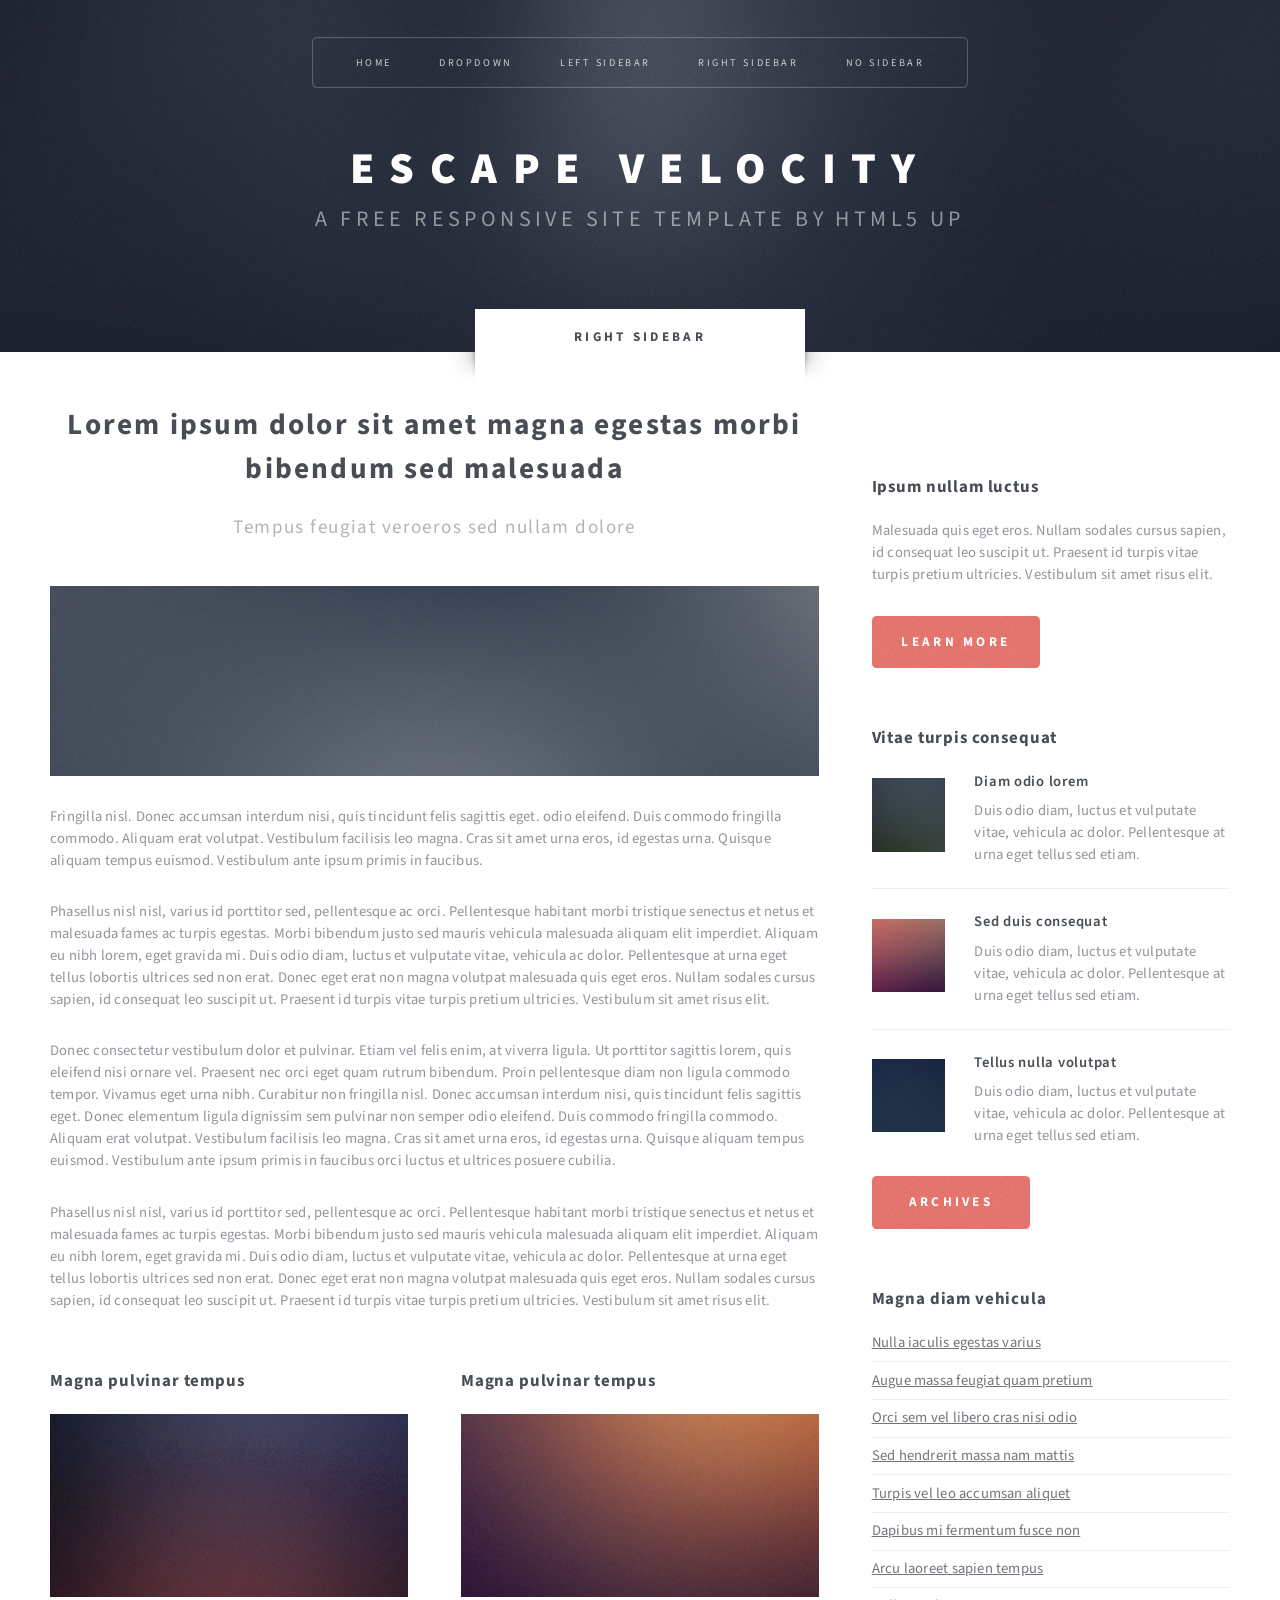
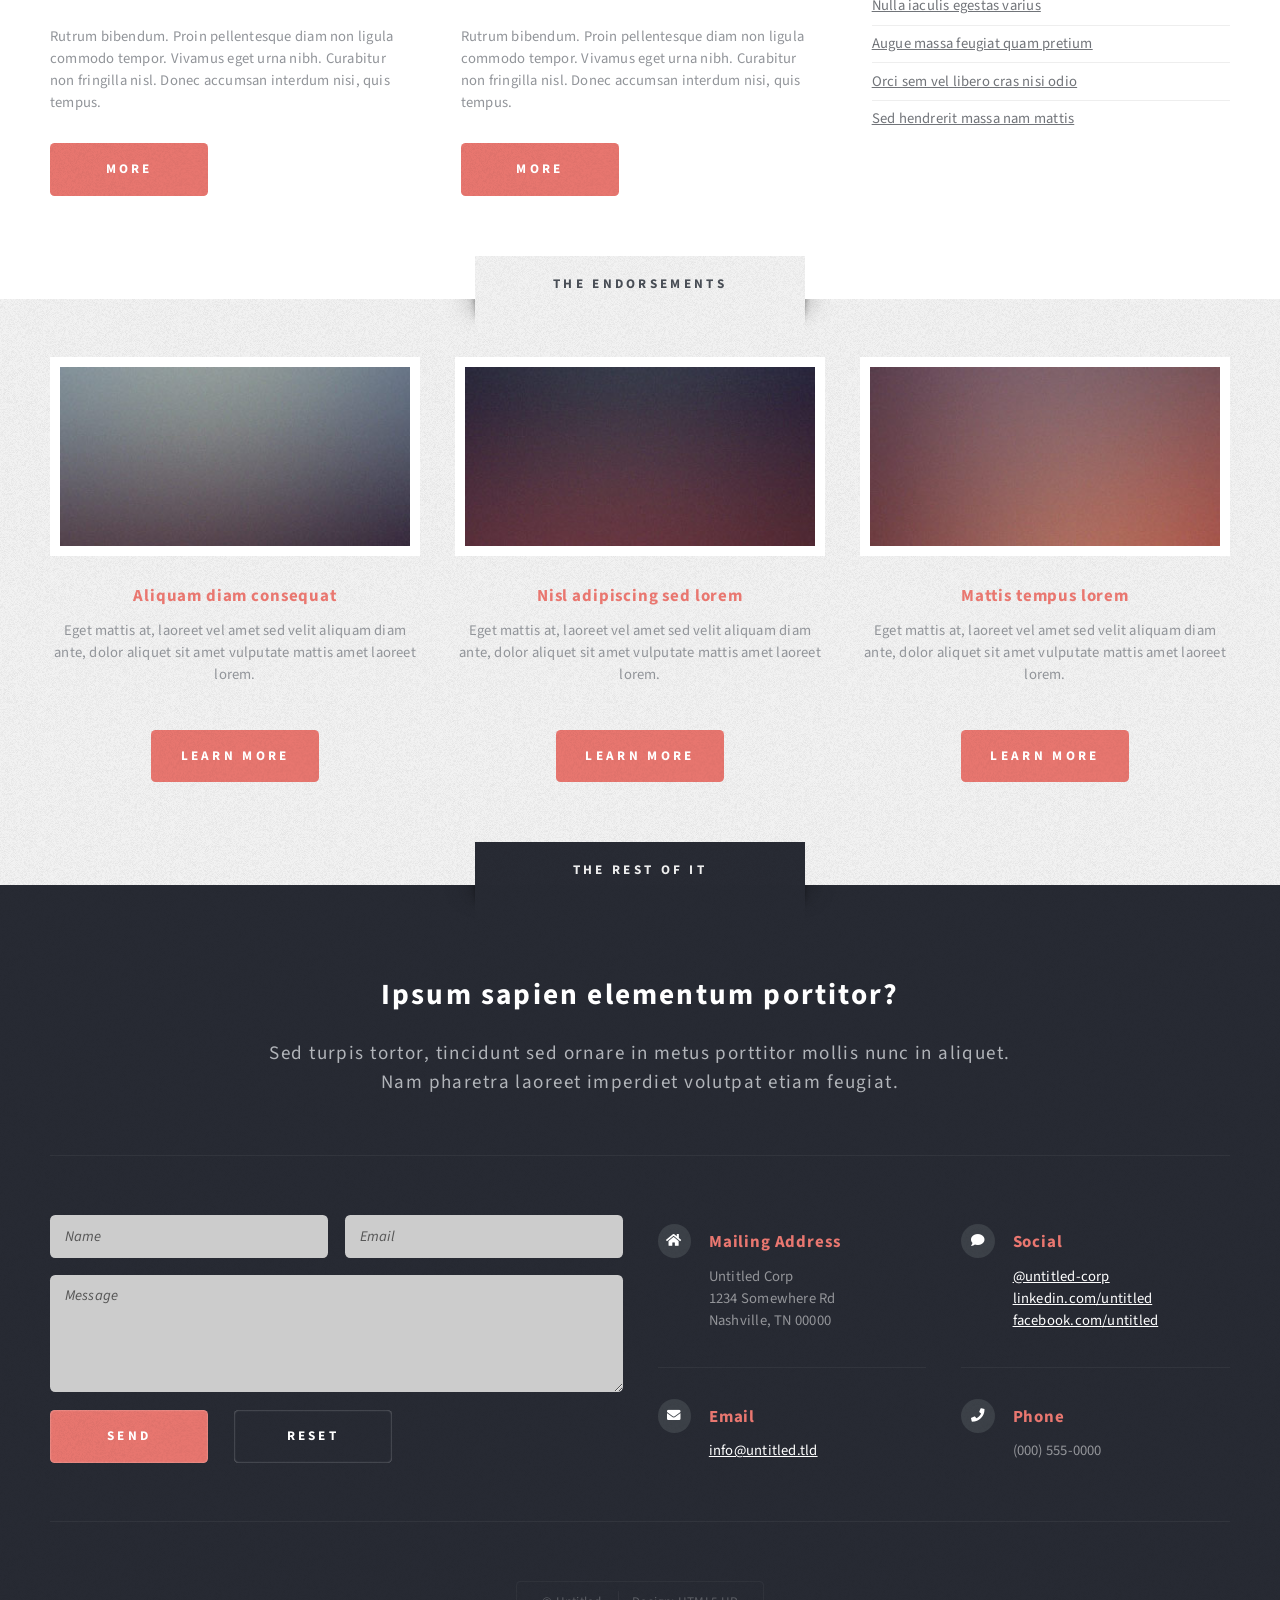
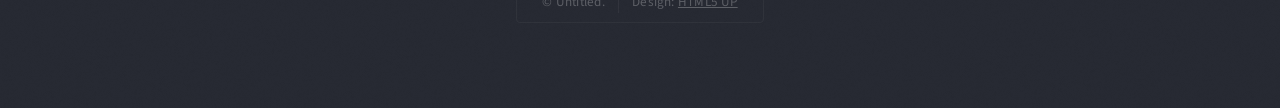
<file: porfolio-page/right-sidebar.html>
<!DOCTYPE HTML>
<!--
	Escape Velocity by HTML5 UP
	html5up.net | @ajlkn
	Free for personal and commercial use under the CCA 3.0 license (html5up.net/license)
-->
<html>
	<head>
		<title>Right Sidebar - Escape Velocity by HTML5 UP</title>
		<meta charset="utf-8" />
		<meta name="viewport" content="width=device-width, initial-scale=1, user-scalable=no" />
		<link rel="stylesheet" href="assets/css/main.css" />
	</head>
	<body class="right-sidebar is-preload">
		<div id="page-wrapper">

			<!-- Header -->
				<section id="header" class="wrapper">

					<!-- Logo -->
						<div id="logo">
							<h1><a href="index.html">Escape Velocity</a></h1>
							<p>A free responsive site template by HTML5 UP</p>
						</div>

					<!-- Nav -->
						<nav id="nav">
							<ul>
								<li><a href="index.html">Home</a></li>
								<li>
									<a href="#">Dropdown</a>
									<ul>
										<li><a href="#">Lorem ipsum</a></li>
										<li><a href="#">Magna veroeros</a></li>
										<li><a href="#">Etiam nisl</a></li>
										<li>
											<a href="#">Sed consequat</a>
											<ul>
												<li><a href="#">Lorem dolor</a></li>
												<li><a href="#">Amet consequat</a></li>
												<li><a href="#">Magna phasellus</a></li>
												<li><a href="#">Etiam nisl</a></li>
												<li><a href="#">Sed feugiat</a></li>
											</ul>
										</li>
										<li><a href="#">Nisl tempus</a></li>
									</ul>
								</li>
								<li><a href="left-sidebar.html">Left Sidebar</a></li>
								<li class="current"><a href="right-sidebar.html">Right Sidebar</a></li>
								<li><a href="no-sidebar.html">No Sidebar</a></li>
							</ul>
						</nav>

				</section>

			<!-- Main -->
				<section id="main" class="wrapper style2">
					<div class="title">Right Sidebar</div>
					<div class="container">
						<div class="row gtr-150">
							<div class="col-8 col-12-medium">

								<!-- Content -->
									<div id="content">
										<article class="box post">
											<header class="style1">
												<h2>Lorem ipsum dolor sit amet magna egestas morbi bibendum sed malesuada</h2>
												<p>Tempus feugiat veroeros sed nullam dolore</p>
											</header>
											<a href="#" class="image featured">
												<img src="images/pic01.jpg" alt="" />
											</a>
											<p>Fringilla nisl. Donec accumsan interdum nisi, quis tincidunt felis sagittis eget.
											odio eleifend. Duis commodo fringilla commodo. Aliquam erat volutpat. Vestibulum
											facilisis leo magna. Cras sit amet urna eros, id egestas urna. Quisque aliquam
											tempus euismod. Vestibulum ante ipsum primis in faucibus.</p>
											<p>Phasellus nisl nisl, varius id porttitor sed, pellentesque ac orci. Pellentesque
											habitant morbi tristique senectus et netus et malesuada fames ac turpis egestas. Morbi
											bibendum justo sed mauris vehicula malesuada aliquam elit imperdiet. Aliquam eu nibh
											lorem, eget gravida mi. Duis odio diam, luctus et vulputate vitae, vehicula ac dolor.
											Pellentesque at urna eget tellus lobortis ultrices sed non erat. Donec eget erat non
											magna volutpat malesuada quis eget eros. Nullam sodales cursus sapien, id consequat
											leo suscipit ut. Praesent id turpis vitae turpis pretium ultricies. Vestibulum sit
											amet risus elit.</p>
											<p>Donec consectetur vestibulum dolor et pulvinar. Etiam vel felis enim, at viverra
											ligula. Ut porttitor sagittis lorem, quis eleifend nisi ornare vel. Praesent nec orci
											eget quam rutrum bibendum. Proin pellentesque diam non ligula commodo tempor. Vivamus
											eget urna nibh. Curabitur non fringilla nisl. Donec accumsan interdum nisi, quis
											tincidunt felis sagittis eget. Donec elementum ligula dignissim sem pulvinar non semper
											odio eleifend. Duis commodo fringilla commodo. Aliquam erat volutpat. Vestibulum
											facilisis leo magna. Cras sit amet urna eros, id egestas urna. Quisque aliquam
											tempus euismod. Vestibulum ante ipsum primis in faucibus orci luctus et ultrices
											posuere cubilia.</p>
											<p>Phasellus nisl nisl, varius id porttitor sed, pellentesque ac orci. Pellentesque
											habitant morbi tristique senectus et netus et malesuada fames ac turpis egestas. Morbi
											bibendum justo sed mauris vehicula malesuada aliquam elit imperdiet. Aliquam eu nibh
											lorem, eget gravida mi. Duis odio diam, luctus et vulputate vitae, vehicula ac dolor.
											Pellentesque at urna eget tellus lobortis ultrices sed non erat. Donec eget erat non
											magna volutpat malesuada quis eget eros. Nullam sodales cursus sapien, id consequat
											leo suscipit ut. Praesent id turpis vitae turpis pretium ultricies. Vestibulum sit
											amet risus elit.</p>
										</article>
										<div class="row gtr-150">
											<div class="col-6 col-12-small">
												<section class="box">
													<header>
														<h2>Magna pulvinar tempus</h2>
													</header>
													<a href="#" class="image featured"><img src="images/pic05.jpg" alt="" /></a>
													<p>Rutrum bibendum. Proin pellentesque diam non ligula commodo tempor. Vivamus
													eget urna nibh. Curabitur non fringilla nisl. Donec accumsan interdum nisi, quis
													tempus.</p>
													<a href="#" class="button style1">More</a>
												</section>
											</div>
											<div class="col-6 col-12-small">
												<section class="box">
													<header>
														<h2>Magna pulvinar tempus</h2>
													</header>
													<a href="#" class="image featured"><img src="images/pic06.jpg" alt="" /></a>
													<p>Rutrum bibendum. Proin pellentesque diam non ligula commodo tempor. Vivamus
													eget urna nibh. Curabitur non fringilla nisl. Donec accumsan interdum nisi, quis
													tempus.</p>
													<a href="#" class="button style1">More</a>
												</section>
											</div>
										</div>
									</div>

							</div>
							<div class="col-4 col-12-medium">

								<!-- Sidebar -->
									<div id="sidebar">
										<section class="box">
											<header>
												<h2>Ipsum nullam luctus</h2>
											</header>
											<p>Malesuada quis eget eros. Nullam sodales cursus sapien, id consequat
											leo suscipit ut. Praesent id turpis vitae turpis pretium ultricies. Vestibulum sit
											amet risus elit.</p>
											<a href="#" class="button style1">Learn More</a>
										</section>
										<section class="box">
											<header>
												<h2>Vitae turpis consequat</h2>
											</header>
											<ul class="style2">
												<li>
													<article class="box post-excerpt">
														<a href="#" class="image left"><img src="images/pic08.jpg" alt="" /></a>
														<h3><a href="#">Diam odio lorem</a></h3>
														<p>Duis odio diam, luctus et vulputate vitae, vehicula ac dolor. Pellentesque at urna eget tellus sed etiam.</p>
													</article>
												</li>
												<li>
													<article class="box post-excerpt">
														<a href="#" class="image left"><img src="images/pic09.jpg" alt="" /></a>
														<h3><a href="#">Sed duis consequat</a></h3>
														<p>Duis odio diam, luctus et vulputate vitae, vehicula ac dolor. Pellentesque at urna eget tellus sed etiam.</p>
													</article>
												</li>
												<li>
													<article class="box post-excerpt">
														<a href="#" class="image left"><img src="images/pic10.jpg" alt="" /></a>
														<h3><a href="#">Tellus nulla volutpat</a></h3>
														<p>Duis odio diam, luctus et vulputate vitae, vehicula ac dolor. Pellentesque at urna eget tellus sed etiam.</p>
													</article>
												</li>
											</ul>
											<a href="#" class="button style1">Archives</a>
										</section>
										<section class="box">
											<header>
												<h2>Magna diam vehicula</h2>
											</header>
											<ul class="style3">
												<li><a href="#">Nulla iaculis egestas varius</a></li>
												<li><a href="#">Augue massa feugiat quam pretium</a></li>
												<li><a href="#">Orci sem vel libero cras nisi odio</a></li>
												<li><a href="#">Sed hendrerit massa nam mattis</a></li>
												<li><a href="#">Turpis vel leo accumsan aliquet</a></li>
												<li><a href="#">Dapibus mi fermentum fusce non</a></li>
												<li><a href="#">Arcu laoreet sapien tempus</a></li>
												<li><a href="#">Nulla iaculis egestas varius</a></li>
												<li><a href="#">Augue massa feugiat quam pretium</a></li>
												<li><a href="#">Orci sem vel libero cras nisi odio</a></li>
												<li><a href="#">Sed hendrerit massa nam mattis</a></li>
											</ul>
										</section>
									</div>

							</div>
						</div>
					</div>
				</section>

			<!-- Highlights -->
				<section id="highlights" class="wrapper style3">
					<div class="title">The Endorsements</div>
					<div class="container">
						<div class="row aln-center">
							<div class="col-4 col-12-medium">
								<section class="highlight">
									<a href="#" class="image featured"><img src="images/pic02.jpg" alt="" /></a>
									<h3><a href="#">Aliquam diam consequat</a></h3>
									<p>Eget mattis at, laoreet vel amet sed velit aliquam diam ante, dolor aliquet sit amet vulputate mattis amet laoreet lorem.</p>
									<ul class="actions">
										<li><a href="#" class="button style1">Learn More</a></li>
									</ul>
								</section>
							</div>
							<div class="col-4 col-12-medium">
								<section class="highlight">
									<a href="#" class="image featured"><img src="images/pic03.jpg" alt="" /></a>
									<h3><a href="#">Nisl adipiscing sed lorem</a></h3>
									<p>Eget mattis at, laoreet vel amet sed velit aliquam diam ante, dolor aliquet sit amet vulputate mattis amet laoreet lorem.</p>
									<ul class="actions">
										<li><a href="#" class="button style1">Learn More</a></li>
									</ul>
								</section>
							</div>
							<div class="col-4 col-12-medium">
								<section class="highlight">
									<a href="#" class="image featured"><img src="images/pic04.jpg" alt="" /></a>
									<h3><a href="#">Mattis tempus lorem</a></h3>
									<p>Eget mattis at, laoreet vel amet sed velit aliquam diam ante, dolor aliquet sit amet vulputate mattis amet laoreet lorem.</p>
									<ul class="actions">
										<li><a href="#" class="button style1">Learn More</a></li>
									</ul>
								</section>
							</div>
						</div>
					</div>
				</section>

			<!-- Footer -->
				<section id="footer" class="wrapper">
					<div class="title">The Rest Of It</div>
					<div class="container">
						<header class="style1">
							<h2>Ipsum sapien elementum portitor?</h2>
							<p>
								Sed turpis tortor, tincidunt sed ornare in metus porttitor mollis nunc in aliquet.<br />
								Nam pharetra laoreet imperdiet volutpat etiam feugiat.
							</p>
						</header>
						<div class="row">
							<div class="col-6 col-12-medium">

								<!-- Contact Form -->
									<section>
										<form method="post" action="#">
											<div class="row gtr-50">
												<div class="col-6 col-12-small">
													<input type="text" name="name" id="contact-name" placeholder="Name" />
												</div>
												<div class="col-6 col-12-small">
													<input type="text" name="email" id="contact-email" placeholder="Email" />
												</div>
												<div class="col-12">
													<textarea name="message" id="contact-message" placeholder="Message" rows="4"></textarea>
												</div>
												<div class="col-12">
													<ul class="actions">
														<li><input type="submit" class="style1" value="Send" /></li>
														<li><input type="reset" class="style2" value="Reset" /></li>
													</ul>
												</div>
											</div>
										</form>
									</section>

							</div>
							<div class="col-6 col-12-medium">

								<!-- Contact -->
									<section class="feature-list small">
										<div class="row">
											<div class="col-6 col-12-small">
												<section>
													<h3 class="icon solid fa-home">Mailing Address</h3>
													<p>
														Untitled Corp<br />
														1234 Somewhere Rd<br />
														Nashville, TN 00000
													</p>
												</section>
											</div>
											<div class="col-6 col-12-small">
												<section>
													<h3 class="icon solid fa-comment">Social</h3>
													<p>
														<a href="#">@untitled-corp</a><br />
														<a href="#">linkedin.com/untitled</a><br />
														<a href="#">facebook.com/untitled</a>
													</p>
												</section>
											</div>
											<div class="col-6 col-12-small">
												<section>
													<h3 class="icon solid fa-envelope">Email</h3>
													<p>
														<a href="#">info@untitled.tld</a>
													</p>
												</section>
											</div>
											<div class="col-6 col-12-small">
												<section>
													<h3 class="icon solid fa-phone">Phone</h3>
													<p>
														(000) 555-0000
													</p>
												</section>
											</div>
										</div>
									</section>

							</div>
						</div>
						<div id="copyright">
							<ul>
								<li>&copy; Untitled.</li><li>Design: <a href="http://html5up.net">HTML5 UP</a></li>
							</ul>
						</div>
					</div>
				</section>

		</div>

		<!-- Scripts -->
			<script src="assets/js/jquery.min.js"></script>
			<script src="assets/js/jquery.dropotron.min.js"></script>
			<script src="assets/js/browser.min.js"></script>
			<script src="assets/js/breakpoints.min.js"></script>
			<script src="assets/js/util.js"></script>
			<script src="assets/js/main.js"></script>

	</body>
</html>
</file>
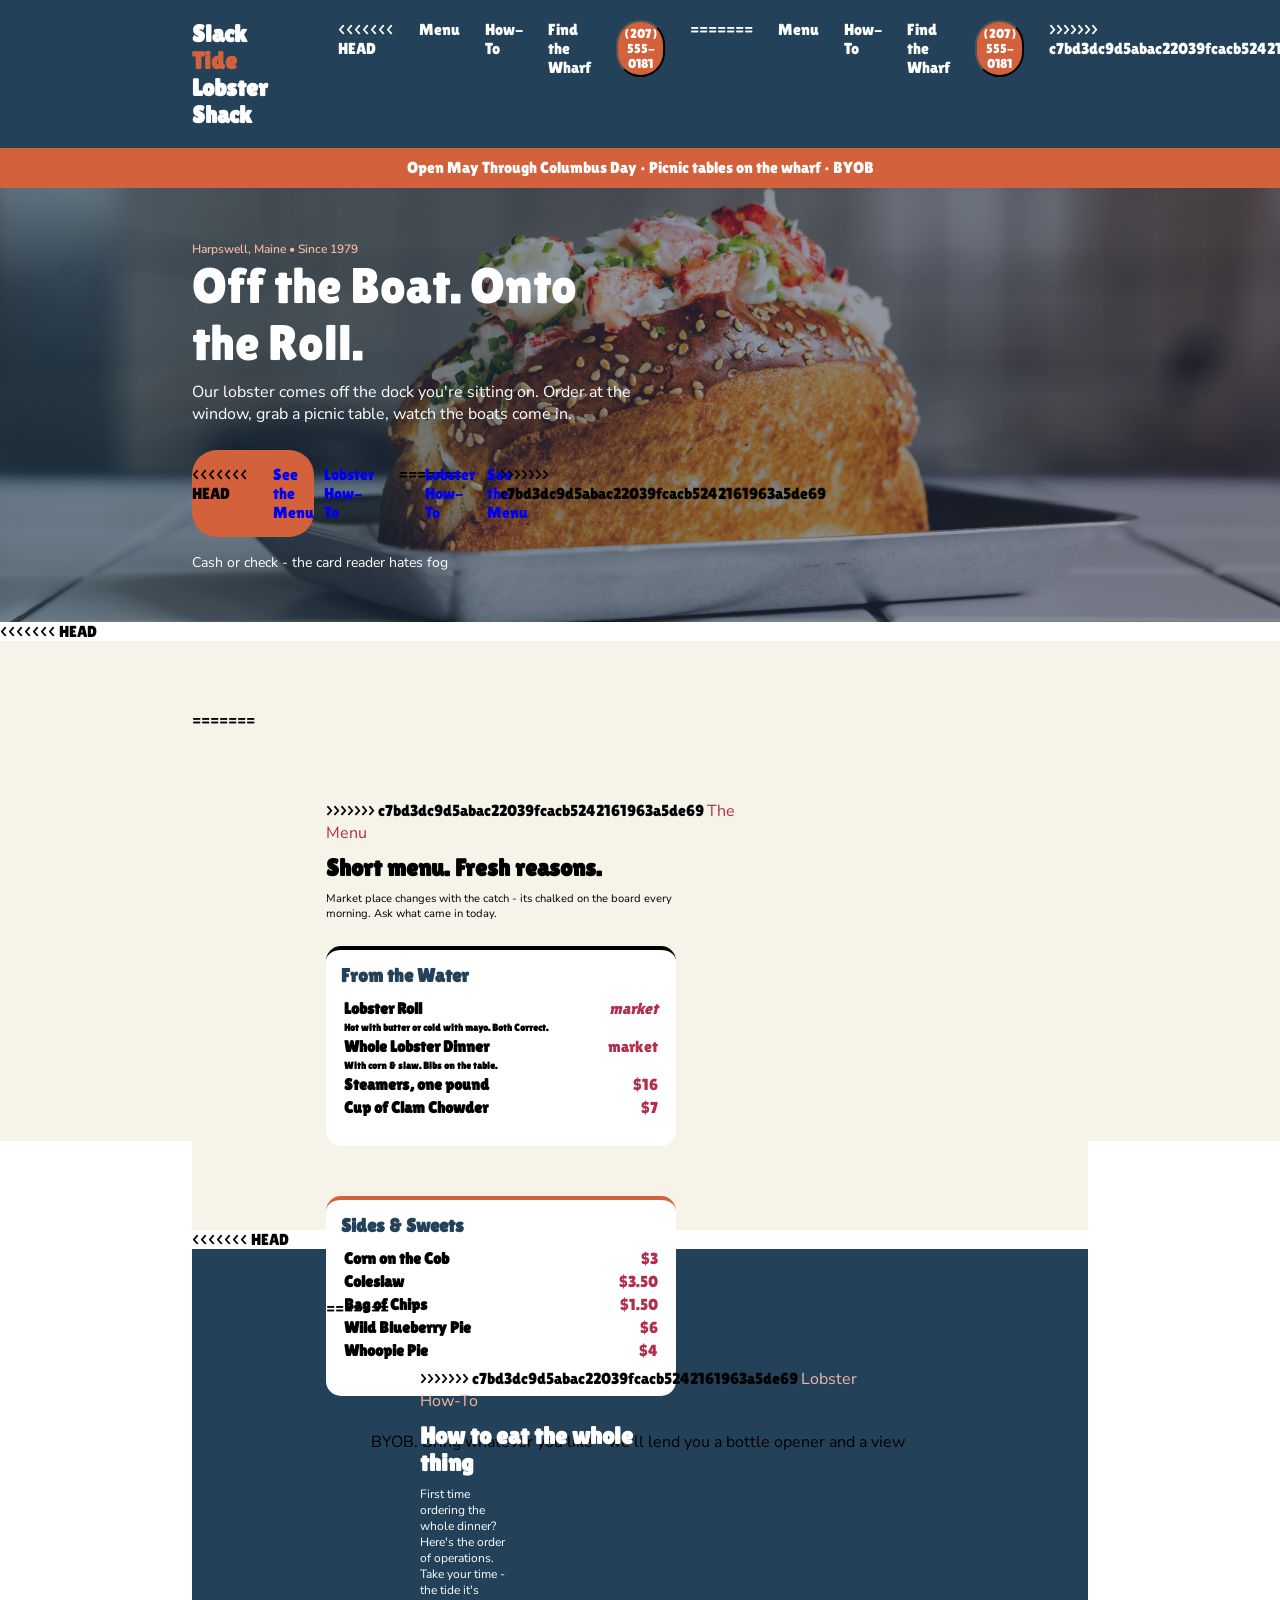
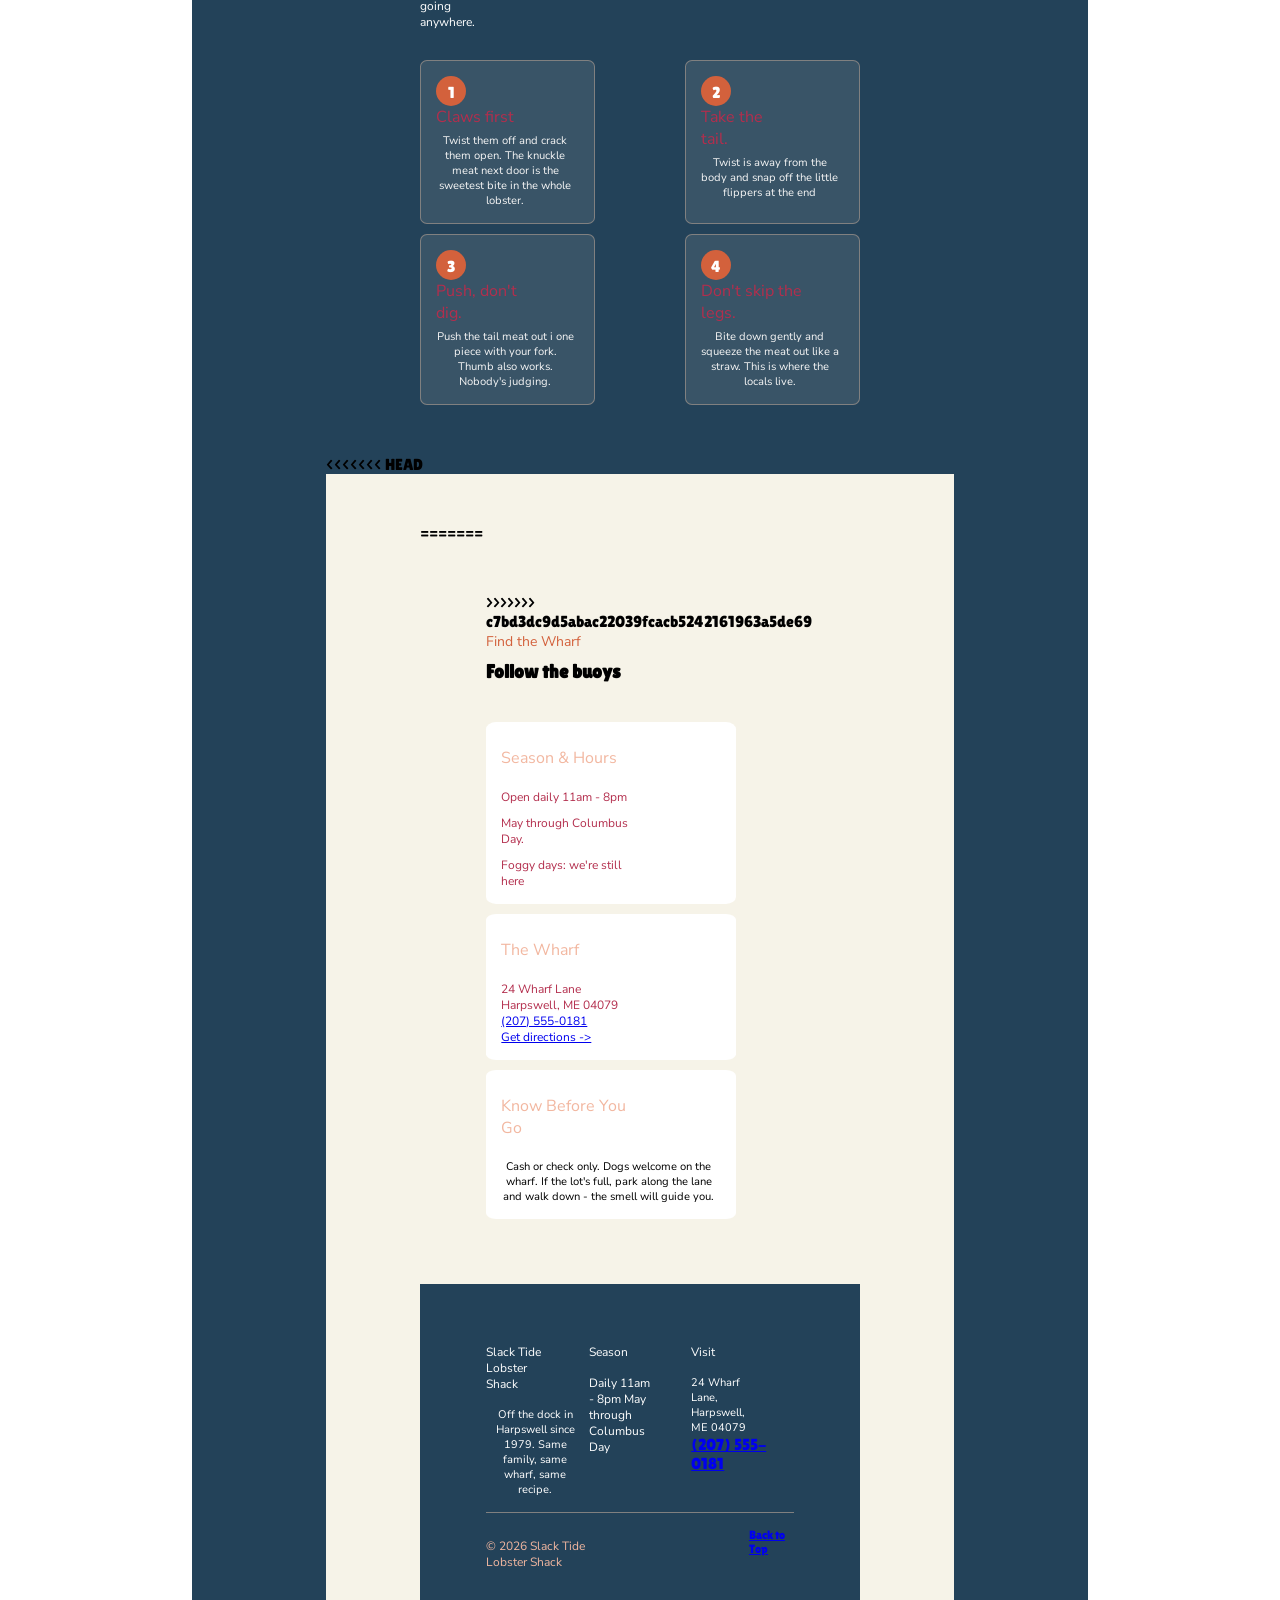
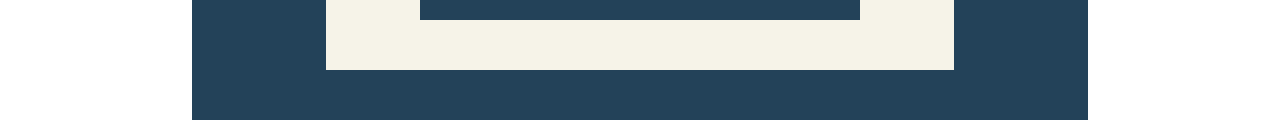
<file: Projects/maine-lobster/maine-lobster.html>
<!DOCTYPE html>
<html lang="en">
    <head>
        <meta charset="UTF-8">
        <meta name="viewport" content="width=device-width, initial-scale=1.0">
        <title>Slack Tide Lobster Shack</title>
        <link rel="stylesheet" href="maine-lobster.css">
        <link rel="preconnect" href="https://fonts.googleapis.com">
        <link rel="preconnect" href="https://fonts.gstatic.com" crossorigin>
        <link href="https://fonts.googleapis.com/css2?family=Lilita+One&family=Nunito:ital,wght@0,200..1000;1,200..1000&family=Oswald:wght@200..700&family=Roboto:ital,wght@0,100..900;1,100..900&family=Source+Sans+3:ital,wght@0,200..900;1,200..900&family=Titan+One&display=swap" rel="stylesheet">
        <link href="https://fonts.googleapis.com/css2?family=Lilita+One&family=Nunito+Sans:ital,opsz,wght@0,6..12,200..1000;1,6..12,200..1000&family=Nunito:ital,wght@0,200..1000;1,200..1000&family=Oswald:wght@200..700&family=Roboto:ital,wght@0,100..900;1,100..900&family=Source+Sans+3:ital,wght@0,200..900;1,200..900&family=Titan+One&display=swap" rel="stylesheet">
    </head>
    <body>
        <header>
            <section>
                <h2>Slack <span>Tide</span> Lobster Shack</h2>
                <nav>
                    <ul>
<<<<<<< HEAD
                        <li><a href="#menu-section">Menu</a></li>
                        <li><a href="#how-to-eat">How-To</a></li>
                        <li><a href="#location">Find the Wharf</a></li>
                        <button><a href="tel:+12075550181">(207) 555-0181</a></button>
=======
                        <li><a href="#">Menu</a></li>
                        <li><a href="#">How-To</a></li>
                        <li><a href="#">Find the Wharf</a></li>
                        <button>(207) 555-0181</button>
>>>>>>> c7bd3dc9d5abac22039fcacb5242161963a5de69
                    </ul>
                </nav>
            </section>
        </header>
        <section class="schedule">
            <p>Open May Through Columbus Day • Picnic tables on the wharf • BYOB</p>
        </section>
        <section class="first_section">
            <span>Harpswell, Maine • Since 1979</span>
            <h1>Off the Boat. Onto the Roll.</h1>
            <p>Our lobster comes off the dock you're sitting on. Order at the window, grab a picnic table, watch the boats come in.</p>
            <section>
                <section id="menu-button">
<<<<<<< HEAD
                    <a href="#menu-section" class="btn-link">See the Menu</a>
                </section>
                <section id="how-to-button">
                    <a href="#how-to-eat" class="btn-link">Lobster How-To</a>
=======
                    <a href="#" class="btn-link">See the Menu</a>
                </section>
                <section id="how-to-button">
                    <a href="#" class="btn-link">Lobster How-To</a>
>>>>>>> c7bd3dc9d5abac22039fcacb5242161963a5de69
                </section>  
            </section>          
            <span>Cash or check - the card reader hates fog</span>
        </section>
<<<<<<< HEAD
        <section class="menu" id="menu-section">
=======
        <section class="menu">
>>>>>>> c7bd3dc9d5abac22039fcacb5242161963a5de69
            <span>The Menu</span>
            <h2>Short menu. Fresh reasons.</h2>
            <p>Market place changes with the catch - its chalked on the board every morning. Ask what came in today.</p>
            <section class="food">
                <section class="water">
                    <h3>From the Water</h3>
                    <table class="main-table">
                        <tbody>
                            <tr>
                                <th scope="row">Lobster Roll</th>
                                <td class="market">market</td>
                            </tr>
                            <tr class="dinner-desc">
                                <th>Hot with butter or cold with mayo. Both Correct.</th>
                            </tr>
                            <tr>
                                <th scope="row">Whole Lobster Dinner</th>
                                <td>market</td>
                            </tr>
                            <tr class="dinner-desc">
                                <th>With corn & slaw. Bibs on the table.</th>
                            </tr>
                            <tr>
                                <th scope="row">Steamers, one pound</th>
                                <td>$16</td>
                            </tr>
                            <tr>
                                <th scope="row">Cup of Clam Chowder</th>
                                <td>$7</td>
                            </tr>
                        </tbody>
                    </table>
                </section>
                <section class="sides">
                    <h3>Sides & Sweets</h3>
                    <table class="sides-table">
                        <tbody>
                            <tr>
                                <th scope="row">Corn on the Cob</th>
                                <td>$3</td>
                            </tr>
                            <tr>
                                <th scope="row">Coleslaw</th>
                                <td>$3.50</td>
                            </tr>
                            <tr>
                                <th scope="row">Bag of Chips</th>
                                <td>$1.50</td>
                            </tr>
                            <tr>
                                <th scope="row">Wild Blueberry Pie</th>
                                <td>$6</td>
                            </tr>
                            <tr>
                                <th scope="row">Whoopie Pie</th>
                                <td>$4</td>
                            </tr>
                        </tbody>
                    </table>
                </section>
            </section>
            <p>BYOB. Bring whatever you like - we'll lend you a bottle opener and a view</p>
        </section>
<<<<<<< HEAD
        <section class="how-to" id="how-to-eat">
=======
        <section class="how-to">
>>>>>>> c7bd3dc9d5abac22039fcacb5242161963a5de69
            <span>Lobster How-To</span>
            <h2>How to eat the whole thing</h2>
            <p id="first-time">First time ordering the whole dinner? Here's the order of operations. Take your time - the tide it's going anywhere.</p>
            <section class="steps">
                <section class="steps-box">
                    <section class="number">1</section>
                    <span>Claws first</span>
                    <p>Twist them off and crack them open. The knuckle meat next door is the sweetest bite in the whole lobster.</p>
                </section>
                <section class="steps-box">
                    <section class="number">2</section>
                    <span>Take the tail.</span>
                    <p>Twist is away from the body and snap off the little flippers at the end</p>
                </section>
                <section class="steps-box">
                    <section class="number">3</section>
                    <span>Push, don't dig.</span>
                    <p>Push the tail meat out i one piece with your fork. Thumb also works. Nobody's judging.</p>
                </section>
                <section class="steps-box">
                    <section class="number">4</section>
                    <span>Don't skip the legs.</span>
                    <p>Bite down gently and squeeze the meat out like a straw. This is where the locals live.</p>
                </section>
            </section>
        </section>
<<<<<<< HEAD
        <section class="find-us" id="location">
=======
        <section class="find-us">
>>>>>>> c7bd3dc9d5abac22039fcacb5242161963a5de69
            <span id="find-wharf">Find the Wharf</span>
            <h3>Follow the buoys</h3>
            <section class="info">
                <section>
                    <span class="first-line">Season & Hours</span>
                    <span class="details">Open daily 11am - 8pm</span>
                    <span class="details">May through Columbus Day.</span>
                    <span class="details">Foggy days: we're still here</span>
                </section>
                <section id="wharf">
                    <span class="first-line">The Wharf</span>
                    <span class="details">24 Wharf Lane Harpswell, ME 04079</span>
                    <a href="tel:+12075550181" class="details">(207) 555-0181</a>
                    <a href="#" class="details">Get directions -></a>
                </section>
                <section>
                    <span class="first-line">Know Before You Go</span>
                    <p class="details">Cash or check only. Dogs welcome on the wharf. If the lot's full, park along the lane and walk down - the smell will guide you.</p>
                </section>
            </section>
        </section>
        <footer>
            <section class="footer-top">
                <section>
                    <span>Slack Tide Lobster Shack</span>
                    <p>Off the dock in Harpswell since 1979. Same family, same wharf, same recipe.</p>
                </section>
                <section>
                    <span>Season</span>
                    <span>Daily 11am - 8pm May through Columbus Day</span>
                </section>
                <section>
                    <span>Visit</span>
                    <p>24 Wharf Lane, Harpswell, ME 04079</p>
                    <a href="tel:+12075550181">(207) 555-0181</a>
                </section>
            </section>
            <section class="footer-bottom">
                <span>© 2026 Slack Tide Lobster Shack</span>
                <a href="#">Back to Top </a>
            </section>
        </footer>
    </body>
</html>
</file>
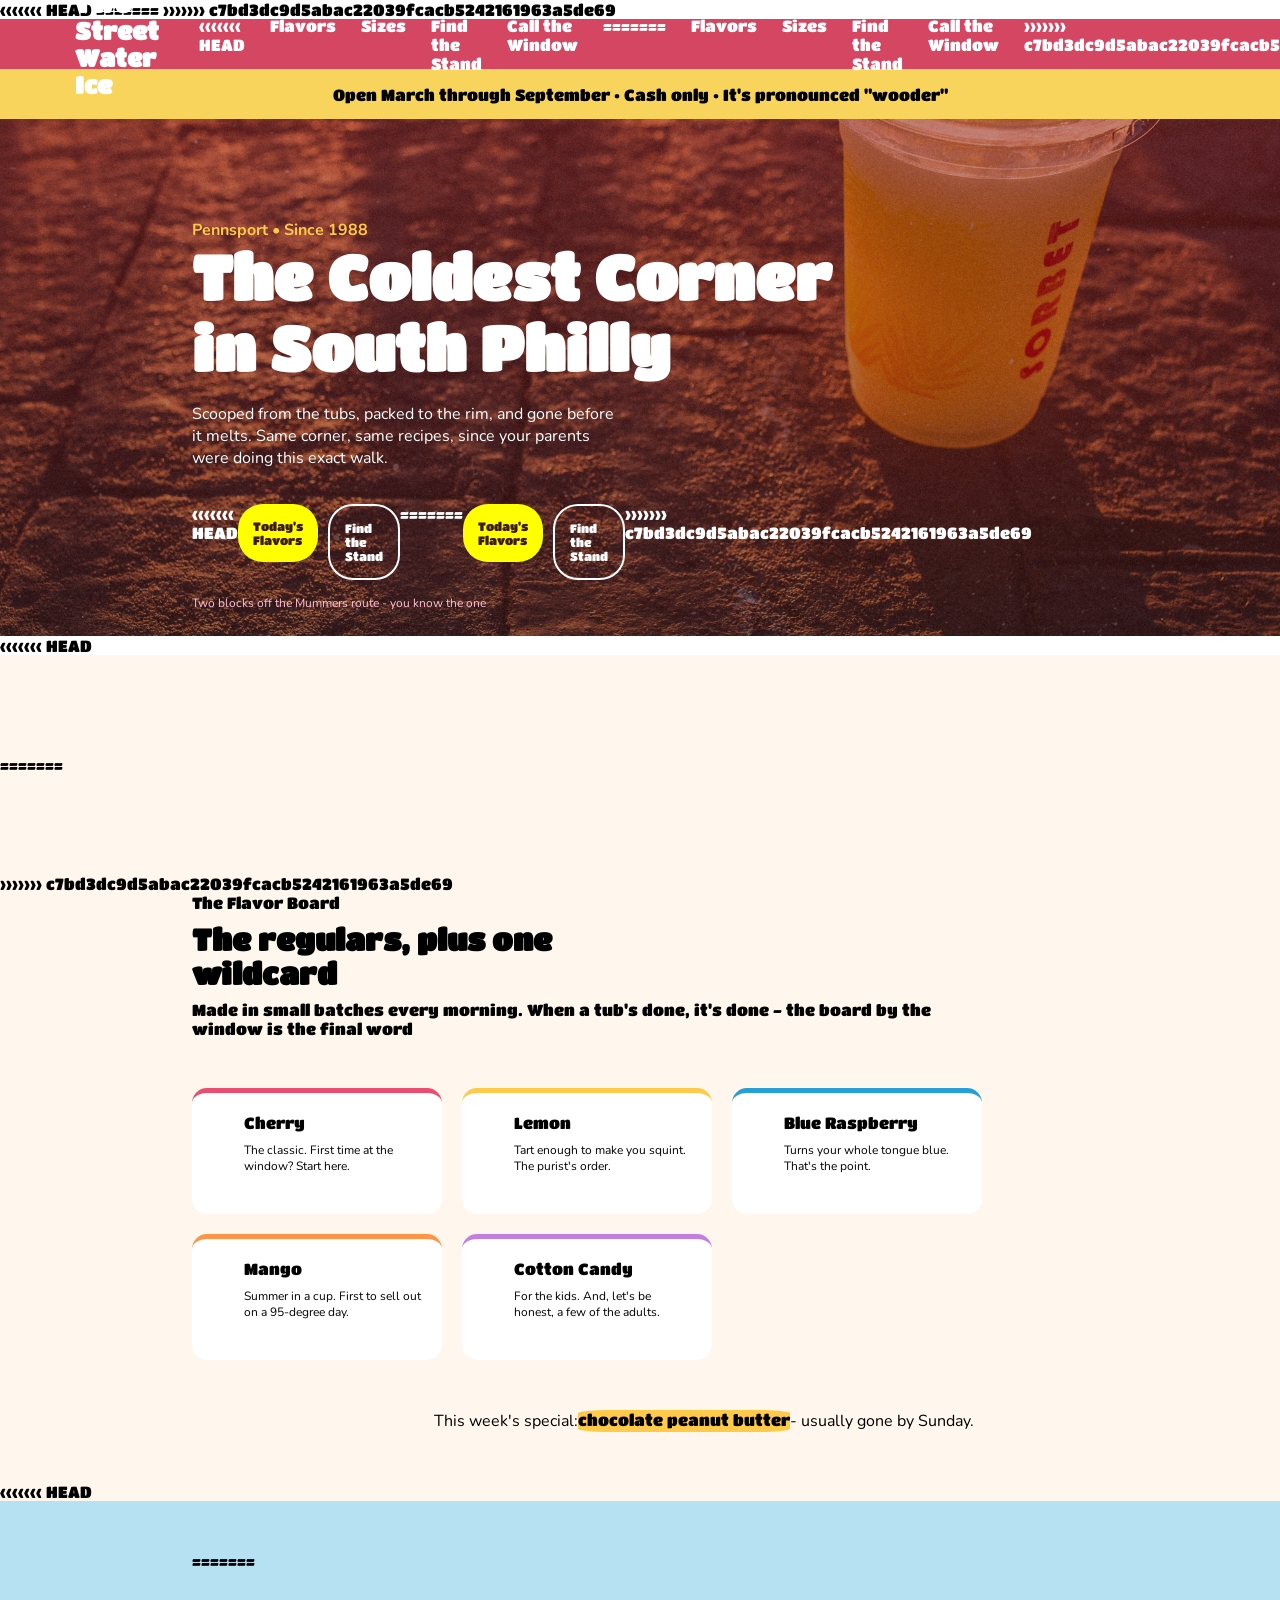
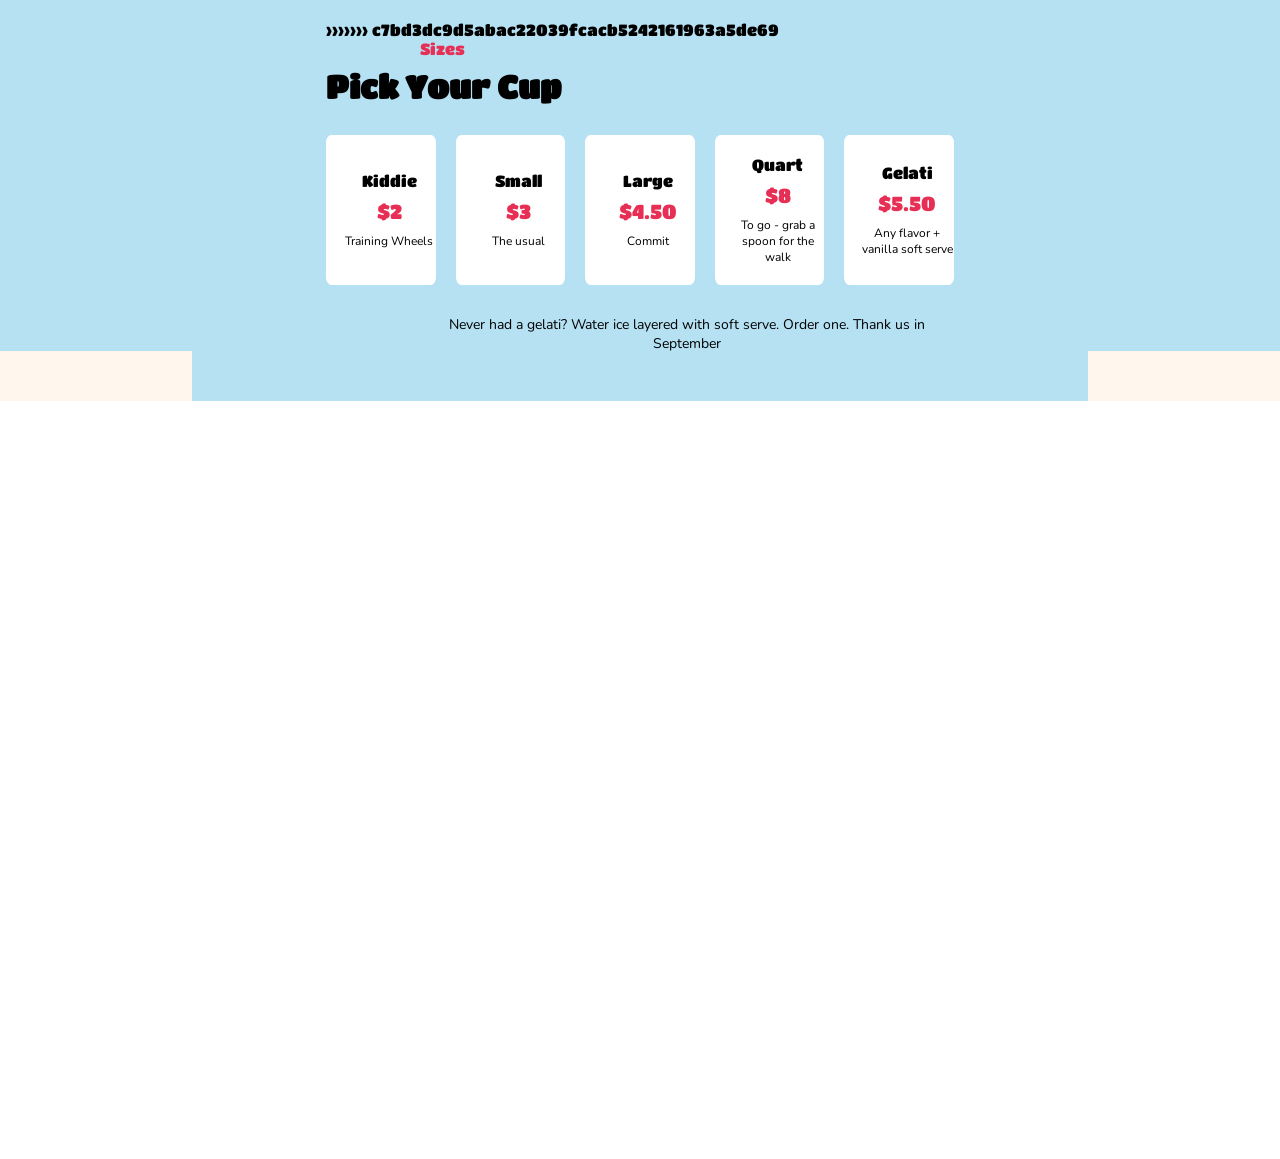
<file: Projects/philly-water/philly-water.html>
<!DOCTYPE html>
<html lang="en">
    <head>
        <meta charset="UTF-8">
        <meta name="viewport" content="width=device-width, initial-scale=1.0">
        <title>Two Street Water Ice</title>
<<<<<<< HEAD
        <link rel="stylesheet" href="philly-water1.css">
=======
        <link rel="stylesheet" href="philly-water.css">
>>>>>>> c7bd3dc9d5abac22039fcacb5242161963a5de69
        <link rel="preconnect" href="https://fonts.googleapis.com">
        <link rel="preconnect" href="https://fonts.gstatic.com" crossorigin>
        <link href="https://fonts.googleapis.com/css2?family=Roboto:ital,wght@0,100..900;1,100..900&family=Source+Sans+3:ital,wght@0,200..900;1,200..900&family=Titan+One&display=swap" rel="stylesheet">
        <link rel="preconnect" href="https://fonts.googleapis.com">
        <link rel="preconnect" href="https://fonts.gstatic.com" crossorigin>
        <link href="https://fonts.googleapis.com/css2?family=Nunito:ital,wght@0,200..1000;1,200..1000&family=Roboto:ital,wght@0,100..900;1,100..900&family=Source+Sans+3:ital,wght@0,200..900;1,200..900&family=Titan+One&display=swap" rel="stylesheet">
    </head>
    <body>
        <header>
            <h2>Two Street Water Ice</h2>
            <nav>
                <ul>
<<<<<<< HEAD
                    <li><a href="#flavor-section">Flavors</a></li>
                    <li><a href="#size-section">Sizes</a></li>
                    <li><a href="#find-us-section">Find the Stand</a></li>
                    <li><a href="#contact-us" class="top_button">Call the Window</a></li>
=======
                    <li><a href="#">Flavors</a></li>
                    <li><a href="#">Sizes</a></li>
                    <li><a href="#">Find the Stand</a></li>
                    <li><a href="#" class="top_button">Call the Window</a></li>
>>>>>>> c7bd3dc9d5abac22039fcacb5242161963a5de69
                </ul>
            </nav>
        </header>
        <section class="wooder">
            <p>Open March through September • Cash only • It's pronounced "wooder"</p>
        </section>
        <section class="about">
            <span>Pennsport • Since 1988</span>
            <h1>The Coldest Corner in South Philly</h1>
            <p>Scooped from the tubs, packed to the rim, and gone before it melts. Same corner, same recipes, since your parents were doing this exact walk.</p>
            <nav>
                <ul>
<<<<<<< HEAD
                    <li><a href="#flavor-section" class="button-link" id="flavor_button">Today's Flavors</a></li>
                </ul>
                <ul>
                    <li><a href="#find-us-section" class="button-link" id="find_button">Find the Stand</a></li>
=======
                    <li><a href="#" class="button-link" id="flavor_button">Today's Flavors</a></li>
                </ul>
                <ul>
                    <li><a href="#" class="button-link" id="find_button">Find the Stand</a></li>
>>>>>>> c7bd3dc9d5abac22039fcacb5242161963a5de69
                </ul>
            </nav>
            <span>Two blocks off the Mummers route - you know the one</span>
        </section>
<<<<<<< HEAD
        <section class="flavors" id="flavor-section">
=======
        <section class="flavors">
>>>>>>> c7bd3dc9d5abac22039fcacb5242161963a5de69
            <span>The Flavor Board</span>
            <h2>The regulars, plus one wildcard</h2>
            <p id="batches">Made in small batches every morning. When a tub's done, it's done - the board by the window is the final word</p>
            <section class="flavor-list">
                <section id="cherry">
                    <!-- <span id="cherrydot"></span> -->
                    <span>Cherry</span>
                    <p>The classic. First time at the window? Start here.</p>
                </section>
                <section id="lemon">
                    <!-- <span id="lemondot"></span> -->
                    <span>Lemon</span>
                    <p>Tart enough to make you squint. The purist's order.</p>
                </section>
                <section id="rasp">
                    <!-- <span id="bluedot"></span> -->
                    <span>Blue Raspberry</span>
                    <p>Turns your whole tongue blue. That's the point.</p>
                </section>
                <section id="mango">
                    <!-- <span id="mangodot"></span> -->
                    <span>Mango</span>
                    <p>Summer in a cup. First to sell out on a 95-degree day.</p>
                </section>
                <section id="cc">
                    <!-- <span id="ccdot"></span> -->
                    <span>Cotton Candy</span>
                    <p>For the kids. And, let's be honest, a few of the adults.</p>
                </section>
            </section>
            <p id="special">This week's special: <span> chocolate peanut butter</span> - usually gone by Sunday.</p>
        </section>
<<<<<<< HEAD
        <section class="sizes" id="size-section">
=======
        <section class="sizes">
>>>>>>> c7bd3dc9d5abac22039fcacb5242161963a5de69
            <span>Sizes</span>
            <h3>Pick Your Cup</h3>
            <section class="cups">
                <section class="cup-size">
                    <span>Kiddie</span>
                    <span>$2</span>
                    <span>Training Wheels</span>
                </section>
                <section class="cup-size">
                    <span>Small</span>
                    <span>$3</span>
                    <span>The usual</span>
                </section>
                <section class="cup-size">
                    <span>Large</span>
                    <span>$4.50</span>
                    <span>Commit</span>
                </section>
                <section class="cup-size">
                    <span>Quart</span>
                    <span>$8</span>
                    <span>To go - grab a spoon for the walk</span>
                </section>
                <section class="cup-size">
                    <span>Gelati</span>
                    <span>$5.50</span>
                    <span>Any flavor + vanilla soft serve</span>
                </section>
            </section>
            <p>Never had a gelati? Water ice layered with soft serve. Order one. Thank us in September</p>
        </section>
<<<<<<< HEAD
        <section class="find-us" id="find-us-section">
=======
        <section class="find-us">
>>>>>>> c7bd3dc9d5abac22039fcacb5242161963a5de69
            <span>Find the Stand</span>
            <h3>Corner of 2nd & Dickinson-ish</h3>
            <section class="find-us-boxes">
                <section class="box">
                    <span>Season & Hours</span>
                    <span>Open daily noon - 9pm</span>
                    <p>First warm week of March through Labor Day. Sometimes later if September behaves.</p>
                </section>
                <section class="box">
                    <span>The Corner</span>
                    <span>1533 S 2nd Street</span>
                    <span>Philadelphia, PA 19147</span>
                    <a href="tel:+12075550157">(207) 555-0157</a>
                    <a href="#">Get directions -></a>
                </section>
                <section class="box">
                    <span>House Rules</span>
                    <span>Cash Only</span>
                    <p>Small bills make the line move. Dogs get a free kiddie cup of lemon. Look for the line down the block - that's us.</p>
                </section>
            </section>
        </section>
        <footer>
<<<<<<< HEAD
            <section class="more-info" id="contact-us">
=======
            <section class="more-info">
>>>>>>> c7bd3dc9d5abac22039fcacb5242161963a5de69
                <section class="info">
                    <span>Two Street Water Ice</span>
                    <p>A Pennsport corner since 1988. Cold cups, small bills, long summers.</p>
                </section>
                <section class="info">
                    <span>Season</span>
                    <span>Daily noon - 9pm</span>
                    <span>March through September</span>
                </section>
                <section class="info">
                    <span>Visit</span>
                    <span>1533 S 2nd St. Philadelphia, PA 19147</span>
                    <a href="tel:+12075550157">(207) 555-0157</a>
                </section>
            </section>
            <span id="forever">© 2026 Two Street Water Ice. Wooder forever.</span>
            <a href="#" id="top">Back to top</a>
        </footer>
    </body>
</html>
</file>
<file: Port-3/css/styles.css>
/* ==========================================================================
   Thay Brown Portfolio — Engineer-First redesign
   Palette (one job per colour):
   page background #101311 — dark charcoal-green, the terminal
   panel #181d1a — cards and the pipeline strip
   border #2b342f — hairlines and card edges
   text #e9e7e2 — main text on dark
   muted #9aa39d — secondary text, still readable on dark
   gold #c68a3e — the one accent, kept from the old site: CTAs, links, numbers
   green #3fb68a — the "it shipped" signal, used sparingly
   ========================================================================== */

* {
  margin: 0;
  padding: 0;
  box-sizing: border-box;
}

html {
  scroll-behavior: smooth;
}

body {
  background: #101311;
  color: #e9e7e2;
  font-family: -apple-system, BlinkMacSystemFont, 'Segoe UI', Helvetica, Arial, sans-serif;
  line-height: 1.6;
  -webkit-font-smoothing: antialiased;
}

a {
  color: inherit;
}

img {
  max-width: 100%;
  height: auto;
  display: block;
}

/* Shared content wrapper used by every section */
.wrap {
  max-width: 1160px;
  margin: 0 auto;
  padding: 0 32px;
}

/* Section label + heading (shared) */
.label {
  font-family: ui-monospace, SFMono-Regular, Menlo, Consolas, monospace;
  font-size: 14px;
  color: #3fb68a;
  margin-bottom: 10px;
}

h2.head {
  font-weight: 700;
  font-size: 34px;
  line-height: 1.15;
  letter-spacing: -0.02em;
  max-width: 22ch;
}

.section-sub {
  color: #9aa39d;
  font-size: 16px;
  margin-top: 12px;
  max-width: 60ch;
}

.subhead {
  font-size: 22px;
  font-weight: 700;
  letter-spacing: -0.01em;
  margin: 56px 0 20px;
}

/* -----------------------------
   Nav
   ----------------------------- */
nav {
  display: flex;
  justify-content: space-between;
  align-items: center;
  padding: 20px 32px;
  max-width: 1160px;
  margin: 0 auto;
  position: sticky;
  top: 0;
  background: #101311;
  border-bottom: 1px solid #2b342f;
  z-index: 10;
}

nav .name {
  font-family: ui-monospace, SFMono-Regular, Menlo, Consolas, monospace;
  font-size: 17px;
  font-weight: 700;
}

nav .links {
  display: flex;
  gap: 28px;
  align-items: center;
  font-size: 14px;
}

nav .links a {
  text-decoration: none;
  color: #9aa39d;
}

nav .links a:hover {
  color: #e9e7e2;
}

nav .links a.nav-resume {
  color: #101311;
  background: #c68a3e;
  font-weight: 700;
  padding: 8px 16px;
  border-radius: 6px;
}

/* Hamburger button - hidden on desktop, shown via media query below */
.nav-toggle {
  display: none;
  flex-direction: column;
  justify-content: center;
  gap: 5px;
  width: 32px;
  height: 32px;
  background: none;
  border: none;
  cursor: pointer;
  padding: 0;
}

.nav-toggle span {
  display: block;
  height: 2px;
  width: 100%;
  background: #e9e7e2;
  border-radius: 2px;
  transition: transform 0.2s ease, opacity 0.2s ease;
}

.nav-toggle.is-open span:nth-child(1) {
  transform: translateY(7px) rotate(45deg);
}

.nav-toggle.is-open span:nth-child(2) {
  opacity: 0;
}

.nav-toggle.is-open span:nth-child(3) {
  transform: translateY(-7px) rotate(-45deg);
}

/* -----------------------------
   Hero
   ----------------------------- */
.hero {
  padding: 72px 0 80px;
  border-bottom: 1px solid #2b342f;
}

.hero .wrap {
  display: grid;
  grid-template-columns: 1.2fr 0.8fr;
  gap: 56px;
  align-items: center;
}

.hero-kicker {
  font-family: ui-monospace, SFMono-Regular, Menlo, Consolas, monospace;
  font-size: 15px;
  color: #3fb68a;
  margin-bottom: 18px;
}

.hero h1 {
  font-weight: 800;
  font-size: clamp(2.4rem, 5vw, 3.8rem);
  line-height: 1.08;
  letter-spacing: -0.02em;
}

.hero-accent {
  color: #c68a3e;
  border-bottom: 4px solid #c68a3e;
}

.hero p {
  font-size: 17px;
  color: #9aa39d;
  max-width: 46ch;
  margin-top: 24px;
}

.hero-cta {
  margin-top: 32px;
  display: flex;
  gap: 14px;
  flex-wrap: wrap;
}

.btn {
  font-size: 14.5px;
  font-weight: 700;
  padding: 13px 24px;
  text-decoration: none;
  display: inline-block;
  border-radius: 6px;
}

.btn-primary {
  background: #c68a3e;
  color: #101311;
}

.btn-ghost {
  border: 1px solid #3a453e;
  color: #e9e7e2;
}

.stack-tags {
  list-style: none;
  display: flex;
  flex-wrap: wrap;
  gap: 8px;
  margin-top: 28px;
}

.stack-tags li {
  font-family: ui-monospace, SFMono-Regular, Menlo, Consolas, monospace;
  font-size: 12.5px;
  color: #9aa39d;
  border: 1px solid #2b342f;
  border-radius: 999px;
  padding: 5px 12px;
}

/* Portrait: thin border only, no thick gradient frame */
.hero-portrait {
  aspect-ratio: 4 / 5;
  border: 1px solid #2b342f;
  border-radius: 8px;
  overflow: hidden;
  background: #181d1a;
}

.hero-portrait img {
  width: 100%;
  height: 100%;
  object-fit: cover;
}

/* -----------------------------
   Pipeline — commit to production
   ----------------------------- */
.pipeline {
  padding: 72px 0;
  border-bottom: 1px solid #2b342f;
}

.pipeline-steps {
  list-style: none;
  display: grid;
  grid-template-columns: repeat(4, 1fr);
  gap: 16px;
  margin-top: 36px;
}

.pipeline-steps li {
  background: #181d1a;
  border: 1px solid #2b342f;
  border-radius: 8px;
  padding: 20px;
}

.pipeline-steps .step-num {
  display: block;
  font-family: ui-monospace, SFMono-Regular, Menlo, Consolas, monospace;
  font-size: 13px;
  color: #c68a3e;
  margin-bottom: 10px;
}

.pipeline-steps strong {
  display: block;
  font-size: 16px;
  margin-bottom: 6px;
}

.pipeline-steps span:last-child {
  font-size: 14px;
  color: #9aa39d;
}

/* -----------------------------
   Pitch / "What I do"
   ----------------------------- */
.pitch {
  padding: 72px 0;
  border-bottom: 1px solid #2b342f;
}

.pitch .wrap {
  display: grid;
  grid-template-columns: 0.9fr 1.1fr;
  gap: 56px;
}

.pitch p {
  font-size: 16.5px;
  color: #9aa39d;
  margin-top: 20px;
  max-width: 46ch;
}

.pitch-list {
  display: flex;
  flex-direction: column;
  gap: 20px;
}

.pitch-item {
  display: grid;
  grid-template-columns: 110px 1fr;
  gap: 18px;
  padding-bottom: 20px;
  border-bottom: 1px solid #2b342f;
}

.pitch-item:last-child {
  border-bottom: none;
  padding-bottom: 0;
}

.pitch-item .k {
  font-family: ui-monospace, SFMono-Regular, Menlo, Consolas, monospace;
  font-size: 13.5px;
  color: #c68a3e;
}

.pitch-item .v {
  font-size: 15px;
}

/* -----------------------------
   Work — cards, not spreads
   ----------------------------- */
.work {
  padding: 72px 0;
  border-bottom: 1px solid #2b342f;
}

.work-grid {
  display: grid;
  grid-template-columns: repeat(3, 1fr);
  gap: 20px;
  margin-top: 36px;
}

/* The full-stack apps grid has four cards, so two columns makes a 2x2 grid */
.work-grid-apps {
  grid-template-columns: repeat(2, 1fr);
}

.card {
  background: #181d1a;
  border: 1px solid #2b342f;
  border-radius: 8px;
  overflow: hidden;
  display: flex;
  flex-direction: column;
}

.card-img {
  aspect-ratio: 16 / 10;
  background: #101311;
  border-bottom: 1px solid #2b342f;
  overflow: hidden;
}

.card-img img {
  width: 100%;
  height: 100%;
  object-fit: cover;
}

.card-copy {
  padding: 20px;
  display: flex;
  flex-direction: column;
  flex: 1;
}

.card-copy .num {
  font-family: ui-monospace, SFMono-Regular, Menlo, Consolas, monospace;
  color: #c68a3e;
  font-size: 13px;
  margin-bottom: 8px;
  display: block;
}

.card-copy h3 {
  font-weight: 700;
  font-size: 20px;
  line-height: 1.25;
  margin-bottom: 10px;
}

.card-copy p {
  font-size: 14.5px;
  color: #9aa39d;
  margin-bottom: 16px;
}

.tags {
  list-style: none;
  display: flex;
  flex-wrap: wrap;
  gap: 8px;
  margin-bottom: 16px;
}

.tags li {
  font-family: ui-monospace, SFMono-Regular, Menlo, Consolas, monospace;
  font-size: 12px;
  color: #9aa39d;
  border: 1px solid #2b342f;
  border-radius: 999px;
  padding: 4px 10px;
}

.card-copy a {
  font-size: 14px;
  font-weight: 700;
  color: #c68a3e;
  text-decoration: none;
  margin-top: auto;
}

/* Cards with two links (live demo + GitHub) sit side by side at the bottom */
.card-links {
  display: flex;
  gap: 18px;
  flex-wrap: wrap;
  margin-top: auto;
}

.card-links a {
  margin-top: 0;
}

/* -----------------------------
   Background — career path
   ----------------------------- */
.background {
  padding: 72px 0;
  border-bottom: 1px solid #2b342f;
}

.path-list {
  margin-top: 36px;
}

.path-row {
  display: grid;
  grid-template-columns: 220px 1fr;
  gap: 24px;
  padding: 24px 0;
  border-top: 1px solid #2b342f;
}

.path-row:last-child {
  border-bottom: 1px solid #2b342f;
}

.path-row .when {
  font-family: ui-monospace, SFMono-Regular, Menlo, Consolas, monospace;
  font-size: 13.5px;
  color: #3fb68a;
  padding-top: 3px;
}

.path-row .what {
  font-size: 15.5px;
  max-width: 60ch;
}

/* -----------------------------
   Mission
   ----------------------------- */
.mission {
  padding: 72px 0;
  border-bottom: 1px solid #2b342f;
}

.mission blockquote {
  font-weight: 700;
  font-size: clamp(1.5rem, 3.2vw, 2.1rem);
  line-height: 1.3;
  letter-spacing: -0.01em;
  max-width: 26ch;
  margin-top: 16px;
  border-left: 4px solid #c68a3e;
  padding-left: 24px;
}

.mission-sub {
  margin-top: 24px;
  color: #9aa39d;
  max-width: 56ch;
  font-size: 15.5px;
}

/* -----------------------------
   Contact
   ----------------------------- */
.contact {
  padding: 72px 0;
}

.contact-inner {
  display: grid;
  grid-template-columns: 1fr 1fr;
  gap: 56px;
  align-items: start;
}

.contact h2 {
  font-weight: 800;
  font-size: 36px;
  line-height: 1.15;
  letter-spacing: -0.02em;
  max-width: 14ch;
}

.contact-sub {
  color: #9aa39d;
  font-size: 15.5px;
  margin: 16px 0 24px;
  max-width: 40ch;
}

.contact-links {
  display: flex;
  flex-direction: column;
  gap: 14px;
}

.contact-links a {
  text-decoration: none;
  display: flex;
  justify-content: space-between;
  gap: 16px;
  padding: 14px 0;
  border-bottom: 1px solid #2b342f;
  font-size: 15px;
}

.contact-links a span:first-child {
  font-family: ui-monospace, SFMono-Regular, Menlo, Consolas, monospace;
  font-size: 13.5px;
  color: #3fb68a;
}

/* -----------------------------
   Footer
   ----------------------------- */
footer {
  padding: 28px 32px 48px;
  max-width: 1160px;
  margin: 0 auto;
  font-size: 13px;
  color: #9aa39d;
  border-top: 1px solid #2b342f;
}

a:focus-visible,
button:focus-visible {
  outline: 2px solid #c68a3e;
  outline-offset: 3px;
}

/* -----------------------------
   Responsive — tablet & mobile
   ----------------------------- */
@media (max-width: 900px) {
  .pipeline-steps {
    grid-template-columns: repeat(2, 1fr);
  }

  .work-grid {
    grid-template-columns: repeat(2, 1fr);
  }

  .work-grid-apps {
    grid-template-columns: 1fr;
  }
}

@media (max-width: 760px) {
  .wrap {
    padding: 0 22px;
  }

  nav {
    padding: 16px 22px;
  }

  .nav-toggle {
    display: flex;
  }

  nav .links {
    display: none;
    position: absolute;
    top: 100%;
    left: 0;
    right: 0;
    flex-direction: column;
    align-items: stretch;
    gap: 0;
    background: #101311;
    border-bottom: 1px solid #2b342f;
    padding: 8px 22px 16px;
  }

  nav .links.is-open {
    display: flex;
  }

  nav .links a {
    padding: 12px 0;
    border-bottom: 1px solid #2b342f;
  }

  nav .links a:last-child {
    border-bottom: none;
  }

  nav .links a.nav-resume {
    margin-top: 12px;
    text-align: center;
  }

  .hero .wrap,
  .pitch .wrap,
  .contact-inner {
    grid-template-columns: 1fr;
  }

  .hero {
    padding: 48px 0 56px;
  }

  .hero-portrait {
    order: -1;
    aspect-ratio: 16 / 10;
  }

  h2.head {
    font-size: 28px;
  }

  .pitch-item {
    grid-template-columns: 1fr;
    gap: 4px;
  }

  .work-grid {
    grid-template-columns: 1fr;
  }

  .path-row {
    grid-template-columns: 1fr;
    gap: 4px;
    padding: 18px 0;
  }

  .contact h2 {
    font-size: 30px;
  }

  footer {
    padding: 24px 22px 40px;
  }
}

@media (max-width: 480px) {
  .pipeline-steps {
    grid-template-columns: 1fr;
  }

  .hero-cta {
    flex-direction: column;
    align-items: stretch;
  }

  .btn {
    text-align: center;
  }
}

/* No motion: the old 2s fade-in left the headline invisible on slow loads,
   so there is no entrance animation in this version. */
@media (prefers-reduced-motion: reduce) {
  html {
    scroll-behavior: auto;
  }
}
</file>
<file: Projects/maine-lobster/maine-lobster.css>
*{
    box-sizing: border-box;
    margin: 0;
    font-family: Lilita One, Nunito Sans;
    /* background: rgb(243, 248, 244); */
}

header section{
    background: rgb(35, 66, 89);
    /* border: 1px solid black; */
    display: flex;
    justify-content: space-between;
    padding: 20px;
    color: white;
    padding-left: 15%;
    padding-right: 15%;
    gap: 30px;
}

header section span{
    color: rgb(211, 97, 60);
    font-size: 13;
}

header nav ul{
    display: flex;
    gap: 25px;
    list-style: none;
}

header nav ul a{
    text-decoration: none;
}

header h2, header nav{
    /* border: 1px solid black; */
    /* align-items: center; */
    /* justify-content: center; */
}

header nav ul a{
    text-decoration: none;
    color: white;
}

header nav button{
    background: rgb(211, 97, 60);
    border-radius: 25px;
    color: white;
}


.schedule{
    background: rgb(211, 97, 60);
    height: 40px;
    text-align: center;
    justify-content: center;
    color: white;
    padding-top: 10px;
}

.first_section{
    /* border: 1px solid black; */
    height: auto;
    padding-left: 15%;
    padding-top: 50px;
    padding-bottom: 50px;
    background-image: linear-gradient(to right, rgba(35, 66, 89, 0.5), rgba(42, 44, 69, 0.5)), url('lobster-roll.jpg');
    background-size: cover;
    background-position: center;
    
}

.first_section span:first-child{
    color: rgb(244, 184, 161);
    font-family: Nunito Sans;
    font-weight: 600;
    font-size: 12px;
}

.first_section h1{
    color:white;
    width: 40%;
    font-size: 50px;
    font-weight: 100;
}

.first_section p{
    color: white;
    width: 45%;
    font-family: Nunito Sans;
    /* font-weight: 100; */
    font-size: 16px;
    padding: 10px 0px;
}

.first_section section{
    display: flex;
    /* border: 1px solid black; */
    width: 40%;
    padding: 15px 0px;
    border-radius: 25px;
    justify-content: flex-start;
    gap: 25px;
}

.first_section span:last-child{
    color: white;
    font-family: Nunito Sans;
    font-size: 14px;
}

.first_section a{
    text-decoration: none;
<<<<<<< HEAD
    color: white;
}

#how-to-button{
    justify-content: center;
=======
    color: white
}

#how-to-button{
>>>>>>> c7bd3dc9d5abac22039fcacb5242161963a5de69
    border: 1px solid white;
}

#menu-button{
    background-color: rgb(211, 97, 60);
<<<<<<< HEAD
    justify-content: center;
=======
>>>>>>> c7bd3dc9d5abac22039fcacb5242161963a5de69
}

.first_section h1, .first_section span, .first_section p, .first_section a{
    /* width: 50%; */
    /* border: 1px, solid, black; */
}

.menu{
    background: rgb(246, 243, 232);
    padding-left: 15%;
    padding-right: 15%;
    padding-bottom: 25px;
    height: 500px;
    padding-top: 70px;
}

.menu span, .menu h2, .menu p{
    padding-right: 40%;
    padding-top: 10px;
}

.menu span, .menu p{
    font-family: Nunito Sans;
}


.food{
    /* border: 1px solid black; */
    display: flex;
    flex-wrap: wrap;
    justify-content: space-between;
}

.water, .sides{
    /* border: 1px solid black; */
    /* border-radius: 4%; */
    border-radius: 15px;
    border-top: 4px solid black;
    height: 200px;
    width: 350px;
    background: white;
    margin: 25px 0px;
    padding: 15px;
    /* border-collapse: collapse; */
}

.sides{
    border-color: rgb(211, 97, 60);
}

.water h3, .sides h3{
    color: rgb(35, 66, 89)
}

td{
    color: rgb(179, 46, 77);
}

.market{
    font-style: italic;
}

.main-table, .sides-table{
        /* border: 1px solid black; */
        padding-top: 10px;
        width: 100%;
}

.dinner-desc{
    font-size: 10px;
    font-family: Nunito Sans;
}

.water th, .sides th{
    /* border: 1px solid black; */
    text-align: left;
}

.water td, .sides td{
    text-align: right;
    /* border: 1px solid black; */

}

.menu span{
    color: rgb(179, 46, 77);
}

.menu p:first-of-type{
    font-size: 11px;
}

.menu p:last-child{
    text-align: center;
    /* justify-content: center; */
    padding-right: 5px;
}

.how-to{
    background: rgb(35, 66, 89);
    height: auto;
    padding: 50px 15%;
}

.how-to span:first-child{
    color: rgb(242, 183, 160);
    font-family: Nunito Sans;
}

.how-to h2, #first-time{
    color:white;
}

#first-time{
    width: 60%;
    font-size: 12px;
    font-family: Nunito Sans;
    padding-bottom: 30px;
}


.steps{
    display: flex;
    flex-wrap: wrap;
    justify-content: space-between;
    gap: 10px;
}

.steps-box{
    border: 1px solid grey;
    width: 175px;
    height: auto;
    border-radius: 4%;
    padding: 15px;
    color: whitesmoke;
    background: rgb(57, 84, 103) ;
}

.steps-box p{
    font-size: 12px;
    padding-top: 5px;
    font-family: Nunito Sans;
}


.number{
    background: rgb(211, 97, 60);
    border-radius: 50%;
    height: 30px;
    width: 30px;
    color: white;
    padding: 7px;
    text-align: center;
    justify-content: center;
}

.find-us{
    background: rgb(246, 243, 232);
    height: auto;
    padding: 50px 15%;
}

#find-wharf{
    color: rgb(211, 97, 60);
    font-size: 14px;
    font-family: Nunito Sans;
}

.find-us h3{
    padding-top: 10px;
    padding-bottom: 25px;
}

.details{
    font-family: Nunito Sans;
    font-size: 12px;
}


.info{
    display:flex;
    flex-wrap: wrap;
    justify-content: space-between;
    padding: 15px 0;
    gap: 10px
}

.first-line{
    color: rgb(57, 84, 103);
    padding-bottom: 10px;
}

.info section{
    /* border: 1px, solid black; */
    background: white;
    border-radius: 4%;
    width: 250px;
    padding: 15px;
    display: flex;
    flex-direction: column;
}

footer{
    background: rgb(35, 66, 89);
    padding: 50px 15%;
    height: auto;
    /* justify-content: center; */
    /* align-items: center; */
}

.footer-top{
    display: flex;
    justify-content: space-between;
    border-bottom: 1px solid grey;
}

.footer-top section{
    /* border: 1px solid black; */
    width: 250px;
    display: flex;
    flex-direction: column;
    padding-bottom: 15px;
}

.footer-top section span:first-child{
    color: white;
    font-size: 12px;
    padding-bottom: 5px;
}

.footer-top p, .footer-top span:nth-child(2){
    font-family: Nunito Sans;
    font-size: 12px;
    color: white;
}

.footer-bottom{
    padding-top: 15px;
    display: flex;
    justify-content: space-around;
    color: grey;
    font-family: Nunito Sans;
    font-size: 12px;
    /* align-items: left; */
}

@media (max-width: 1200px){
    .menu{
        height: auto;
        
    }

    .first_section section{
        width: auto;
        padding: 15px 10px;
    }
}

@media (max-width: 1100px){
    .info, .footer-top{
        display:flex;
        flex-direction: column;
        gap: 10px;
    }


}

@media (max-width: 950px){

    header section{
        display: flex;
        flex-direction: column;
    }

    header section ul{
        display: flex;
        padding-left: 0px;
        
    }
<<<<<<< HEAD
}

@media (max-width: 600px){
    .schedule {
        height:auto;
        min-height: 40px;
        padding-bottom: 10px;
    }

    .first_section h1{
        width: 90%;
        font-size: 32px;
    }

    .first_section p{
        width: 90%;
    }

    .menu span, .menu h2, .menu p{
        padding-right: 5%;
    }

    .water, .sides{
        width: 100%;
        height: auto;
    }

    #first-time{
        width: 90%;
    }

    header section{
        padding-left: 5%;
        padding-right: 5%;
        gap: 15px
    }
}
=======
}
>>>>>>> c7bd3dc9d5abac22039fcacb5242161963a5de69
</file>
<file: Projects/philly-water/philly-water1.css>
*{
    box-sizing: border-box;
    margin: 0;
    font-family: Titan One, Nunito;
}

html, body{
    overflow-x: hidden;
}

header{
    background: rgb(212, 70, 98);
    color: white;
    display: flex;
    flex-direction: row;
    align-items: center;
    justify-content: space-between;
    height: 50px;
}

header nav ul{
    display: flex;
    list-style: none;
    gap: 25px;
    padding-right: 75px;
}

header h2{
    padding-left: 75px;
}

nav ul a{
    text-decoration: none;
    color: white;
}

.wooder{
    background: rgb(248, 212, 92);
    display: flex;
    height: 50px;
    text-align: center;
    justify-content: center;
    align-items: center;
}

.about{
    height: auto;
    padding-bottom: 25px;
    background-image: linear-gradient(rgba(138, 19, 19, 0.5), rgba(62, 13, 13, 0.5)), url(drink.jpg);
    width: 100%;    
    background-size: cover;
    background-position: center;
    color: white;
}

.about span, .about h1, .about p, .about nav{
    display: flex;
    margin-left: 15%;
    width: 55%;
    text-wrap: wrap;
}

.about h1{
    font-size: 62px;
}

.about span:first-child{
    padding-top: 100px;
    color: rgb(255, 202, 73);
    font-weight: bold;
}

.about p{
    width: 33%;
    padding-top: 20px;
    padding-bottom: 25px;
    font-weight: normal;
}

.about nav ul{
    list-style: none;
    display: flex;
    padding-top: 10px;
    padding-bottom: 15px;
    align-items: left;
    padding-left: 0;
}

.button-link{
    display: inline-block;
    padding: 15px 15px;
    text-decoration: none;
    border-radius: 25px;
}

#flavor_button{
    background: yellow;
    color: rgb(59, 26, 25);
    font-size: 12px;
}

#find_button{
    border: 2px solid white;
    font-size: 12px;
    margin-left: 10px;

}

.about span:last-child{
    font-size: 12px;
    color: rgb(255, 194, 211)
}

.about span, .about p, .about nav{
    font-family: Nunito;
}

.flavors{
    height: auto;
    background: rgb(255, 247, 238);
    width: 100%;
    padding-top: 100px;
    padding-bottom: 50px;
}

.flavors span, .flavors h2, .flavors p{
    display: flex;
    /* width: 80%; */
    margin-left: 15%;
}

.flavor-list{
    width: 80%;
    margin-left: 15%;
    margin-top: 50px;
    display: flex;
    flex-wrap: wrap;
    gap: 20px;
    padding-bottom: 50px;
}
.flavor-list section{
    border-top: 5px solid black;
    width: 250px;
    /* display: inline-block;     */
    padding: 20px;
    border-radius: 15px;
    background: white;
    gap: 10px;
}

#batches{
    width: 750px;
}

.flavor-list section p{
    font-size: 12px;
    font-family: Nunito;
    padding-top: 10px;
    padding-bottom: 20px;
}

#cherry{
    border-color: rgb(235, 77, 110);
}
#lemon{
    border-color: rgb(255, 202, 73);
}
#rasp{
    border-color: rgb(37, 159, 216);
}
#mango{
    border-color: rgb(255, 147, 72);
}
#cc{
    border-color: rgb(194, 127, 224);
}

#cherrydot{
    background: rgb(235, 77, 110);
    width: 15px;
    height: 15px;
    border-radius: 50%;
}

#lemondot{
    background: rgb(255, 202, 73);
    width: 15px;
    height: 15px;
    border-radius: 50%;
}

#bluedot{
    background: rgb(37, 159, 216);
    width: 15px;
    height: 15px;
    border-radius: 50%;
}

#mangodot{
    background: rgb(255, 147, 72);
    width: 15px;
    height: 15px;
    border-radius: 50%;
}

#ccdot{
    background: rgb(194, 127, 224);
    width: 15px;
    height: 15px;
    border-radius: 50%;
}


#cherry span, #lemon span, #rasp span, #mango span, #cc span{
    /* display: flex; */
    align-items: center;
    text-align: center;
    /* border: 1px solid black; */
}

.flavors h2{
    width: 400px;
    font-size: 30px;
    padding: 10px 0px;
}

#special{
    width: 80%;
    display: flex;
    text-align: center;
    justify-content: center;
    font-family: Nunito;
}

#special span{
    margin: 0;
    background: rgb(255, 202, 73);
    border-radius: 15%;
}

.sizes{
    background: rgb(181, 225, 242);
    height: 450px;
    padding-left: 15%;
    padding-right: 15%;
    padding-top: 50px;
    padding-bottom: 50px;
}

.sizes span:nth-child(1){
    color: rgb(231, 47, 85);
}

.sizes h3{
    padding-top: 10px;
    width: 500px;
    font-size: 32px;
}

.sizes p{
    font-size: 14px;
    display: flex;
    justify-content: center;
    font-family: Nunito;
    text-align: center;
}

.cups{
    display: flex;
    justify-content: space-between;
    gap: 20px;
    padding: 30px 0px;
}

.cup-size{
    display:flex;
    flex-direction: column;
    justify-content: center;
    align-items: center;
    /* border: 1px solid black; */
    height: 150px;
    width: 150px;
    border-radius: 5%;
    background: white;
}

.cup-size span:nth-child(1){
    color: black;
}

.cup-size span:nth-child(2){
    color: rgb(231, 47, 85);
    padding-top: 10px;
    padding-bottom: 10px;
    font-size: 20px;
}

.cup-size span:nth-child(3){
    font-size: 12px;
    text-align: center;
    font-family: Nunito;
}

.find-us{
    height: 400px;
    padding-top: 80px;
    padding-left: 15%;
    padding-right: 15%;
    background: rgb(255, 247, 237);
}

.find-us-boxes{
    display: flex;
    justify-content: space-between;
    padding: 30px 0px;
    gap: 15px
    /* width: 70%; */
    /* border: 3px solid black; */
}

.box{
    width: 275px;
    height: 150px;
    display: flex;
    flex-direction: column;
    /* border: 3px solid black; */
    border-radius: 5%;
    background: white;
    padding: 15px;
}

.box span:nth-child(1){
    color: rgb(231, 47, 85);
}

.box span:nth-child(2), .box span:nth-child(3), .box p{
    font-size: 14px;
    font-family: Nunito;
}

.box span{
    padding-bottom: 5px;
}

.find-us h3{
    padding-top: 10px;
    width: 500px;
    font-size: 32px;
}

.find-us span:nth-child(1){
    color: rgb(231, 47, 85);
}

footer{
    height: 200px;
    background: rgb(50, 33, 45);
    color: white;
    padding-left: 15%;
    padding-right: 15%;;
}

.more-info{
    display: flex;
    justify-content: space-between;
    padding: 30px 0px;
    border-bottom: 1px solid white;
}

.info{
    width: 275px;
    height: 80px;
    display: flex;
    flex-direction: column;
    /* border: 3px solid black; */
    /* border-radius: 5%; */
    /* background: white; */
    padding: 15px;
    font-size: 13px;
}

.info span:nth-child(1){
    font-size: 14px;
    padding-bottom: 5px;
}

.info span:nth-child(2), .info p{
    padding-bottom: 5px;
    font-family: Nunito;
}

#forever{
    font-size: 10px;
    font-family: Nunito;
}

#top{
    display: flex;
    justify-content: center;
    font-family: Nunito;
}

/******************************************
/* ADDITIONAL STYLES
/*******************************************/

@media (max-width:1005px){
    .find-us, .about{
        height: auto;
    }

    .about{
        padding-bottom: 25px;
    }

    .find-us-boxes{
        display: flex;
        flex-direction: column;
        align-items: center;
    }
}

@media (max-width: 988px){
    .flavors, .about{
        height: auto;
        }
    
    .flavor-list{
        display: flex;
        flex-direction: column;
        align-items: center;
    }

    #special{
        padding: 30px;
    }
}

@media (max-width: 950px){
    header{
        height:auto;
        padding: 10px
    }

    header nav ul{
        padding-right:15px;
        gap: 12px;
    }

    header h2{
        padding-left: 15px;
    }

    #batches{
        width: auto;
        padding-right: 20px;
        text-align: center;
    }
    .cups{
        display:flex;
        flex-direction: column;
        align-items: center;
    }

    .sizes{
        height: auto;
    }

    .flavors h2, .sizes h3, .find-us h3{
        width: auto;
    }
} 

@media (max-width: 825px){
    .about{
        height: auto;
        width: auto;
    }

    .about span, .about h1, .about p, .about nav{
        width: 90%;
        margin-left: 5%;
    }

    .about h1{
        font-size: 32px;
    }

    footer{
        height: auto;
        width: auto;
    }

    .more-info{
        display: flex;
        flex-direction: column;
        width: auto;
    }

}

@media (max-width: 600px){
    header nav ul{
        flex-direction: column;
        font-size: 12px;
    }
}
</file>
<file: Projects/philly-water/philly-water.css>
*{
    box-sizing: border-box;
    margin: 0;
    font-family: Titan One, Nunito;
}

header{
    background: rgb(212, 70, 98);
    color: white;
    display: flex;
    flex-direction: row;
    align-items: center;
    justify-content: space-between;
    height: 50px;
}

header nav ul{
    display: flex;
    list-style: none;
    gap: 25px;
    padding-right: 75px;
}

header h2{
    padding-left: 75px;
}

nav ul a{
    text-decoration: none;
    color: white;
}

.wooder{
    background: rgb(248, 212, 92);
    display: flex;
    height: 50px;
    text-align: center;
    justify-content: center;
    align-items: center;
}

.about{
    height: auto;
    padding-bottom: 25px;
    background-image: linear-gradient(rgba(138, 19, 19, 0.5), rgba(62, 13, 13, 0.5)), url(drink.jpg);
    width: 100%;    
    background-size: cover;
    background-position: center;
    color: white;
}

.about span, .about h1, .about p, .about nav{
    display: flex;
    margin-left: 15%;
    width: 55%;
    text-wrap: wrap;
}

.about h1{
    font-size: 62px;
}

.about span:first-child{
    padding-top: 100px;
    color: rgb(255, 202, 73);
    font-weight: bold;
}

.about p{
    width: 33%;
    padding-top: 20px;
    padding-bottom: 25px;
    font-weight: normal;
}

.about nav ul{
    list-style: none;
    display: flex;
    padding-top: 10px;
    padding-bottom: 15px;
    align-items: left;
    padding-left: 0;
}

.button-link{
    display: inline-block;
    padding: 15px 15px;
    text-decoration: none;
    border-radius: 25px;
}

#flavor_button{
    background: yellow;
    color: rgb(59, 26, 25);
    font-size: 12px;
}

#find_button{
    border: 2px solid white;
    font-size: 12px;
    margin-left: 10px;

}

.about span:last-child{
    font-size: 12px;
    color: rgb(255, 194, 211)
}

.about span, .about p, .about nav{
    font-family: Nunito;
}

.flavors{
    height: auto;
    background: rgb(255, 247, 238);
    width: 100%;
    padding-top: 100px;
    padding-bottom: 50px;
}

.flavors span, .flavors h2, .flavors p{
    display: flex;
    /* width: 80%; */
    margin-left: 15%;
}

.flavor-list{
    width: 80%;
    margin-left: 15%;
    margin-top: 50px;
    display: flex;
    flex-wrap: wrap;
    gap: 20px;
    padding-bottom: 50px;
}
.flavor-list section{
    border-top: 5px solid black;
    width: 250px;
    /* display: inline-block;     */
    padding: 20px;
    border-radius: 15px;
    background: white;
    gap: 10px;
}

#batches{
    width: 750px;
}

.flavor-list section p{
    font-size: 12px;
    font-family: Nunito;
    padding-top: 10px;
    padding-bottom: 20px;
}

#cherry{
    border-color: rgb(235, 77, 110);
}
#lemon{
    border-color: rgb(255, 202, 73);
}
#rasp{
    border-color: rgb(37, 159, 216);
}
#mango{
    border-color: rgb(255, 147, 72);
}
#cc{
    border-color: rgb(194, 127, 224);
}

#cherrydot{
    background: rgb(235, 77, 110);
    width: 15px;
    height: 15px;
    border-radius: 50%;
}

#lemondot{
    background: rgb(255, 202, 73);
    width: 15px;
    height: 15px;
    border-radius: 50%;
}

#bluedot{
    background: rgb(37, 159, 216);
    width: 15px;
    height: 15px;
    border-radius: 50%;
}

#mangodot{
    background: rgb(255, 147, 72);
    width: 15px;
    height: 15px;
    border-radius: 50%;
}

#ccdot{
    background: rgb(194, 127, 224);
    width: 15px;
    height: 15px;
    border-radius: 50%;
}


#cherry span, #lemon span, #rasp span, #mango span, #cc span{
    /* display: flex; */
    align-items: center;
    text-align: center;
    /* border: 1px solid black; */
}

.flavors h2{
    width: 400px;
    font-size: 30px;
<<<<<<< HEAD
    padding: 10px 0px;
=======
>>>>>>> c7bd3dc9d5abac22039fcacb5242161963a5de69
}

#special{
    width: 80%;
    display: flex;
    text-align: center;
    justify-content: center;
    font-family: Nunito;
}

#special span{
    margin: 0;
    background: rgb(255, 202, 73);
    border-radius: 15%;
}

.sizes{
    background: rgb(181, 225, 242);
    height: 450px;
    padding-left: 15%;
    padding-right: 15%;
    padding-top: 50px;
    padding-bottom: 50px;
}

.sizes span:nth-child(1){
    color: rgb(231, 47, 85);
}

.sizes h3{
    padding-top: 10px;
    width: 500px;
    font-size: 32px;
}

.sizes p{
    font-size: 14px;
    display: flex;
    justify-content: center;
    font-family: Nunito;
    text-align: center;
}

.cups{
    display: flex;
    justify-content: space-between;
    gap: 20px;
    padding: 30px 0px;
}

.cup-size{
    display:flex;
    flex-direction: column;
    justify-content: center;
    align-items: center;
    /* border: 1px solid black; */
    height: 150px;
    width: 150px;
    border-radius: 5%;
    background: white;
}

.cup-size span:nth-child(1){
    color: black;
}

.cup-size span:nth-child(2){
    color: rgb(231, 47, 85);
    padding-top: 10px;
    padding-bottom: 10px;
    font-size: 20px;
}

.cup-size span:nth-child(3){
    font-size: 12px;
    text-align: center;
    font-family: Nunito;
}

.find-us{
    height: 400px;
    padding-top: 80px;
    padding-left: 15%;
    padding-right: 15%;
    background: rgb(255, 247, 237);
}

.find-us-boxes{
    display: flex;
    justify-content: space-between;
    padding: 30px 0px;
    gap: 15px
    /* width: 70%; */
    /* border: 3px solid black; */
}

.box{
    width: 275px;
    height: 150px;
    display: flex;
    flex-direction: column;
    /* border: 3px solid black; */
    border-radius: 5%;
    background: white;
    padding: 15px;
}

.box span:nth-child(1){
    color: rgb(231, 47, 85);
}

.box span:nth-child(2), .box span:nth-child(3), .box p{
    font-size: 14px;
    font-family: Nunito;
}

.box span{
    padding-bottom: 5px;
}

.find-us h3{
    padding-top: 10px;
    width: 500px;
    font-size: 32px;
}

.find-us span:nth-child(1){
    color: rgb(231, 47, 85);
}

footer{
    height: 200px;
    background: rgb(50, 33, 45);
    color: white;
    padding-left: 15%;
    padding-right: 15%;;
}

.more-info{
    display: flex;
    justify-content: space-between;
    padding: 30px 0px;
    border-bottom: 1px solid white;
}

.info{
    width: 275px;
    height: 80px;
    display: flex;
    flex-direction: column;
    /* border: 3px solid black; */
    /* border-radius: 5%; */
    /* background: white; */
    padding: 15px;
    font-size: 13px;
}

.info span:nth-child(1){
    font-size: 14px;
    padding-bottom: 5px;
}

.info span:nth-child(2), .info p{
    padding-bottom: 5px;
    font-family: Nunito;
}

#forever{
    font-size: 10px;
    font-family: Nunito;
}

#top{
    display: flex;
    justify-content: center;
    font-family: Nunito;
}

/******************************************
/* ADDITIONAL STYLES
/*******************************************/

@media (max-width:1005px){
    .find-us, .about{
        height: auto;
    }

    .about{
        padding-bottom: 25px;
    }

    .find-us-boxes{
        display: flex;
        flex-direction: column;
        align-items: center;
    }
}

@media (max-width: 988px){
    .flavors, .about{
        height: auto;
        }
    
    .flavor-list{
        display: flex;
        flex-direction: column;
        align-items: center;
    }

    #special{
        padding: 30px;
    }
}

@media (max-width: 950px){
    header{
        height:auto;
        padding: 10px
    }

    #batches{
        width: auto;
        padding-right: 20px;
        text-align: center;
    }
    .cups{
        display:flex;
        flex-direction: column;
        align-items: center;
    }

    .sizes{
        height: auto;
    }
} 

@media (max-width: 825px){
    .about{
        height: auto;
<<<<<<< HEAD
        width: auto;
=======
>>>>>>> c7bd3dc9d5abac22039fcacb5242161963a5de69
    }

    footer{
        height: auto;
<<<<<<< HEAD
        width: auto;
=======
>>>>>>> c7bd3dc9d5abac22039fcacb5242161963a5de69
    }

    .more-info{
        display: flex;
        flex-direction: column;
<<<<<<< HEAD
        width: auto;
    }
}

@media (max-width: 600px){
    .about h1{ font-size: 32px; }
    .about span, .about h1, .about p, .about nav{
        width: 90%;
        margin-left: 5%;
    }
    .about p{ width: 90%; }

    .flavors h2, .sizes h3, .find-us h3{ width: 90%; }

    header nav ul{ padding-right: 15px; gap: 12px; }
    header h2{ padding-left: 15px; }
}
=======
    }
}

>>>>>>> c7bd3dc9d5abac22039fcacb5242161963a5de69
</file>
<file: porfolio-page/assets/css/main.css>
@import url("fontawesome-all.min.css");
@import url("https://fonts.googleapis.com/css?family=Source+Sans+Pro:400,400italic,700,900");

/*
	Escape Velocity by HTML5 UP
	html5up.net | @ajlkn
	Free for personal and commercial use under the CCA 3.0 license (html5up.net/license)
*/

html, body, div, span, applet, object,
iframe, h1, h2, h3, h4, h5, h6, p, blockquote,
pre, a, abbr, acronym, address, big, cite,
code, del, dfn, em, img, ins, kbd, q, s, samp,
small, strike, strong, sub, sup, tt, var, b,
u, i, center, dl, dt, dd, ol, ul, li, fieldset,
form, label, legend, table, caption, tbody,
tfoot, thead, tr, th, td, article, aside,
canvas, details, embed, figure, figcaption,
footer, header, hgroup, menu, nav, output, ruby,
section, summary, time, mark, audio, video {
	margin: 0;
	padding: 0;
	border: 0;
	font-size: 100%;
	font: inherit;
	vertical-align: baseline;}

article, aside, details, figcaption, figure,
footer, header, hgroup, menu, nav, section {
	display: block;}

body {
	line-height: 1;
}

ol, ul {
	list-style: none;
}

blockquote, q {
	quotes: none;
}

	blockquote:before, blockquote:after, q:before, q:after {
		content: '';
		content: none;
	}

table {
	border-collapse: collapse;
	border-spacing: 0;
}

body {
	-webkit-text-size-adjust: none;
}

mark {
	background-color: transparent;
	color: inherit;
}

input::-moz-focus-inner {
	border: 0;
	padding: 0;
}

input, select, textarea {
	-moz-appearance: none;
	-webkit-appearance: none;
	-ms-appearance: none;
	appearance: none;
}

/* Basic */

	@-ms-viewport {
		width: device-width;
	}

	html {
		box-sizing: border-box;
	}

	*, *:before, *:after {
		box-sizing: inherit;
	}

	body.is-preload *, body.is-preload *:before, body.is-preload *:after {
		-moz-animation: none !important;
		-webkit-animation: none !important;
		-ms-animation: none !important;
		animation: none !important;
		-moz-transition: none !important;
		-webkit-transition: none !important;
		-ms-transition: none !important;
		transition: none !important;
	}

	body, input, textarea, select {
		font-family: 'Source Sans Pro', sans-serif;
		font-weight: 400;
		color: #919499;
		font-size: 14pt;
		line-height: 1.75em;
		letter-spacing: 0.025em;
	}

	#features img {
		height: 350px;
	}

	/* #intro img, #first_p{
		border: 1px solid black;
	} */

	h1, h2, h3, h4, h5, h6 {
		font-weight: 700;
		color: #484d55;
	}

		h1 a, h2 a, h3 a, h4 a, h5 a, h6 a {
			color: inherit;
			text-decoration: none;
		}

	a {
		-moz-transition: color .25s ease-in-out;
		-webkit-transition: color .25s ease-in-out;
		-ms-transition: color .25s ease-in-out;
		transition: color .25s ease-in-out;
		text-decoration: underline;
		color: #717479;
	}

		a:hover {
			text-decoration: none;
		}

	strong, b {
		font-weight: 700;
		color: #484d55;
	}

	blockquote {
		border-left: solid 0.5em #ddd;
		padding: 1em 0 1em 2em;
		font-style: italic;
	}

	em, i {
		font-style: italic;
	}

	hr {
		border: 0;
		border-top: solid 1px #ddd;
		margin: 2em 0 2em 0;
	}

	sub {
		position: relative;
		top: 0.5em;
		font-size: 0.8em;
	}

	sup {
		position: relative;
		top: -0.5em;
		font-size: 0.8em;
	}

	.nobr {
		white-space: nowrap;
	}

	br.clear {
		clear: both;
	}

	p, ul, ol, dl, table, blockquote, form {
		margin-bottom: 2em;
	}

/* Container */

	.container {
		margin: 0 auto;
		max-width: 100%;
		width: 68em;
	}

		@media screen and (max-width: 1680px) {

			.container {
				width: 70em;
			}

		}

		@media screen and (max-width: 1280px) {

			.container {
				width: calc(100% - 100px);
			}

		}

		@media screen and (max-width: 980px) {

			.container {
				width: calc(100% - 100px);
			}

		}

		@media screen and (max-width: 736px) {

			.container {
				width: calc(100% - 40px);
			}

		}

/* Row */

	.row {
		display: flex;
		flex-wrap: wrap;
		box-sizing: border-box;
		align-items: stretch;
	}

		.row > * {
			box-sizing: border-box;
		}

		.row.gtr-uniform > * > :last-child {
			margin-bottom: 0;
		}

		.row.aln-left {
			justify-content: flex-start;
		}

		.row.aln-center {
			justify-content: center;
		}

		.row.aln-right {
			justify-content: flex-end;
		}

		.row.aln-top {
			align-items: flex-start;
		}

		.row.aln-middle {
			align-items: center;
		}

		.row.aln-bottom {
			align-items: flex-end;
		}

		.row > .imp {
			order: -1;
		}

		.row > .col-1 {
			width: 8.33333%;
		}

		.row > .off-1 {
			margin-left: 8.33333%;
		}

		.row > .col-2 {
			width: 16.66667%;
		}

		.row > .off-2 {
			margin-left: 16.66667%;
		}

		.row > .col-3 {
			width: 25%;
		}

		.row > .off-3 {
			margin-left: 25%;
		}

		.row > .col-4 {
			width: 33.33333%;
		}

		.row > .off-4 {
			margin-left: 33.33333%;
		}

		.row > .col-5 {
			width: 41.66667%;
		}

		.row > .off-5 {
			margin-left: 41.66667%;
		}

		.row > .col-6 {
			width: 50%;
		}

		.row > .off-6 {
			margin-left: 50%;
		}

		.row > .col-7 {
			width: 58.33333%;
		}

		.row > .off-7 {
			margin-left: 58.33333%;
		}

		.row > .col-8 {
			width: 66.66667%;
		}

		.row > .off-8 {
			margin-left: 66.66667%;
		}

		.row > .col-9 {
			width: 75%;
		}

		.row > .off-9 {
			margin-left: 75%;
		}

		.row > .col-10 {
			width: 83.33333%;
		}

		.row > .off-10 {
			margin-left: 83.33333%;
		}

		.row > .col-11 {
			width: 91.66667%;
		}

		.row > .off-11 {
			margin-left: 91.66667%;
		}

		.row > .col-12 {
			width: 100%;
		}

		.row > .off-12 {
			margin-left: 100%;
		}

		.row.gtr-0 {
			margin-top: 0px;
			margin-left: 0px;
		}

			.row.gtr-0 > * {
				padding: 0px 0 0 0px;
			}

			.row.gtr-0.gtr-uniform {
				margin-top: 0px;
			}

				.row.gtr-0.gtr-uniform > * {
					padding-top: 0px;
				}

		.row.gtr-25 {
			margin-top: -12.5px;
			margin-left: -12.5px;
		}

			.row.gtr-25 > * {
				padding: 12.5px 0 0 12.5px;
			}

			.row.gtr-25.gtr-uniform {
				margin-top: -12.5px;
			}

				.row.gtr-25.gtr-uniform > * {
					padding-top: 12.5px;
				}

		.row.gtr-50 {
			margin-top: -25px;
			margin-left: -25px;
		}

			.row.gtr-50 > * {
				padding: 25px 0 0 25px;
			}

			.row.gtr-50.gtr-uniform {
				margin-top: -25px;
			}

				.row.gtr-50.gtr-uniform > * {
					padding-top: 25px;
				}

		.row {
			margin-top: -50px;
			margin-left: -50px;
		}

			.row > * {
				padding: 50px 0 0 50px;
			}

			.row.gtr-uniform {
				margin-top: -50px;
			}

				.row.gtr-uniform > * {
					padding-top: 50px;
				}

		.row.gtr-150 {
			margin-top: -75px;
			margin-left: -75px;
		}

			.row.gtr-150 > * {
				padding: 75px 0 0 75px;
			}

			.row.gtr-150.gtr-uniform {
				margin-top: -75px;
			}

				.row.gtr-150.gtr-uniform > * {
					padding-top: 75px;
				}

		.row.gtr-200 {
			margin-top: -100px;
			margin-left: -100px;
		}

			.row.gtr-200 > * {
				padding: 100px 0 0 100px;
			}

			.row.gtr-200.gtr-uniform {
				margin-top: -100px;
			}

				.row.gtr-200.gtr-uniform > * {
					padding-top: 100px;
				}

		@media screen and (max-width: 1680px) {

			.row {
				display: flex;
				flex-wrap: wrap;
				box-sizing: border-box;
				align-items: stretch;
			}

				.row > * {
					box-sizing: border-box;
				}

				.row.gtr-uniform > * > :last-child {
					margin-bottom: 0;
				}

				.row.aln-left {
					justify-content: flex-start;
				}

				.row.aln-center {
					justify-content: center;
				}

				.row.aln-right {
					justify-content: flex-end;
				}

				.row.aln-top {
					align-items: flex-start;
				}

				.row.aln-middle {
					align-items: center;
				}

				.row.aln-bottom {
					align-items: flex-end;
				}

				.row > .imp-xlarge {
					order: -1;
				}

				.row > .col-1-xlarge {
					width: 8.33333%;
				}

				.row > .off-1-xlarge {
					margin-left: 8.33333%;
				}

				.row > .col-2-xlarge {
					width: 16.66667%;
				}

				.row > .off-2-xlarge {
					margin-left: 16.66667%;
				}

				.row > .col-3-xlarge {
					width: 25%;
				}

				.row > .off-3-xlarge {
					margin-left: 25%;
				}

				.row > .col-4-xlarge {
					width: 33.33333%;
				}

				.row > .off-4-xlarge {
					margin-left: 33.33333%;
				}

				.row > .col-5-xlarge {
					width: 41.66667%;
				}

				.row > .off-5-xlarge {
					margin-left: 41.66667%;
				}

				.row > .col-6-xlarge {
					width: 50%;
				}

				.row > .off-6-xlarge {
					margin-left: 50%;
				}

				.row > .col-7-xlarge {
					width: 58.33333%;
				}

				.row > .off-7-xlarge {
					margin-left: 58.33333%;
				}

				.row > .col-8-xlarge {
					width: 66.66667%;
				}

				.row > .off-8-xlarge {
					margin-left: 66.66667%;
				}

				.row > .col-9-xlarge {
					width: 75%;
				}

				.row > .off-9-xlarge {
					margin-left: 75%;
				}

				.row > .col-10-xlarge {
					width: 83.33333%;
				}

				.row > .off-10-xlarge {
					margin-left: 83.33333%;
				}

				.row > .col-11-xlarge {
					width: 91.66667%;
				}

				.row > .off-11-xlarge {
					margin-left: 91.66667%;
				}

				.row > .col-12-xlarge {
					width: 100%;
				}

				.row > .off-12-xlarge {
					margin-left: 100%;
				}

				.row.gtr-0 {
					margin-top: 0px;
					margin-left: 0px;
				}

					.row.gtr-0 > * {
						padding: 0px 0 0 0px;
					}

					.row.gtr-0.gtr-uniform {
						margin-top: 0px;
					}

						.row.gtr-0.gtr-uniform > * {
							padding-top: 0px;
						}

				.row.gtr-25 {
					margin-top: -12.5px;
					margin-left: -12.5px;
				}

					.row.gtr-25 > * {
						padding: 12.5px 0 0 12.5px;
					}

					.row.gtr-25.gtr-uniform {
						margin-top: -12.5px;
					}

						.row.gtr-25.gtr-uniform > * {
							padding-top: 12.5px;
						}

				.row.gtr-50 {
					margin-top: -25px;
					margin-left: -25px;
				}

					.row.gtr-50 > * {
						padding: 25px 0 0 25px;
					}

					.row.gtr-50.gtr-uniform {
						margin-top: -25px;
					}

						.row.gtr-50.gtr-uniform > * {
							padding-top: 25px;
						}

				.row {
					margin-top: -50px;
					margin-left: -50px;
				}

					.row > * {
						padding: 50px 0 0 50px;
					}

					.row.gtr-uniform {
						margin-top: -50px;
					}

						.row.gtr-uniform > * {
							padding-top: 50px;
						}

				.row.gtr-150 {
					margin-top: -75px;
					margin-left: -75px;
				}

					.row.gtr-150 > * {
						padding: 75px 0 0 75px;
					}

					.row.gtr-150.gtr-uniform {
						margin-top: -75px;
					}

						.row.gtr-150.gtr-uniform > * {
							padding-top: 75px;
						}

				.row.gtr-200 {
					margin-top: -100px;
					margin-left: -100px;
				}

					.row.gtr-200 > * {
						padding: 100px 0 0 100px;
					}

					.row.gtr-200.gtr-uniform {
						margin-top: -100px;
					}

						.row.gtr-200.gtr-uniform > * {
							padding-top: 100px;
						}

		}

		@media screen and (max-width: 1280px) {

			.row {
				display: flex;
				flex-wrap: wrap;
				box-sizing: border-box;
				align-items: center;
			}

				.row > * {
					box-sizing: border-box;
				}

				.row.gtr-uniform > * > :last-child {
					margin-bottom: 0;
				}

				.row.aln-left {
					justify-content: flex-start;
				}

				.row.aln-center {
					justify-content: center;
				}

				.row.aln-right {
					justify-content: flex-end;
				}

				.row.aln-top {
					align-items: flex-start;
				}

				.row.aln-middle {
					align-items: center;
				}

				.row.aln-bottom {
					align-items: flex-end;
				}

				.row > .imp-large {
					order: -1;
				}

				.row > .col-1-large {
					width: 8.33333%;
				}

				.row > .off-1-large {
					margin-left: 8.33333%;
				}

				.row > .col-2-large {
					width: 16.66667%;
				}

				.row > .off-2-large {
					margin-left: 16.66667%;
				}

				.row > .col-3-large {
					width: 25%;
				}

				.row > .off-3-large {
					margin-left: 25%;
				}

				.row > .col-4-large {
					width: 33.33333%;
				}

				.row > .off-4-large {
					margin-left: 33.33333%;
				}

				.row > .col-5-large {
					width: 41.66667%;
				}

				.row > .off-5-large {
					margin-left: 41.66667%;
				}

				.row > .col-6-large {
					width: 50%;
				}

				.row > .off-6-large {
					margin-left: 50%;
				}

				.row > .col-7-large {
					width: 58.33333%;
				}

				.row > .off-7-large {
					margin-left: 58.33333%;
				}

				.row > .col-8-large {
					width: 66.66667%;
				}

				.row > .off-8-large {
					margin-left: 66.66667%;
				}

				.row > .col-9-large {
					width: 75%;
				}

				.row > .off-9-large {
					margin-left: 75%;
				}

				.row > .col-10-large {
					width: 83.33333%;
				}

				.row > .off-10-large {
					margin-left: 83.33333%;
				}

				.row > .col-11-large {
					width: 91.66667%;
				}

				.row > .off-11-large {
					margin-left: 91.66667%;
				}

				.row > .col-12-large {
					width: 100%;
				}

				.row > .off-12-large {
					margin-left: 100%;
				}

				.row.gtr-0 {
					margin-top: 0px;
					margin-left: 0px;
				}

					.row.gtr-0 > * {
						padding: 0px 0 0 0px;
					}

					.row.gtr-0.gtr-uniform {
						margin-top: 0px;
					}

						.row.gtr-0.gtr-uniform > * {
							padding-top: 0px;
						}

				.row.gtr-25 {
					margin-top: -8.75px;
					margin-left: -8.75px;
				}

					.row.gtr-25 > * {
						padding: 8.75px 0 0 8.75px;
					}

					.row.gtr-25.gtr-uniform {
						margin-top: -8.75px;
					}

						.row.gtr-25.gtr-uniform > * {
							padding-top: 8.75px;
						}

				.row.gtr-50 {
					margin-top: -17.5px;
					margin-left: -17.5px;
				}

					.row.gtr-50 > * {
						padding: 17.5px 0 0 17.5px;
					}

					.row.gtr-50.gtr-uniform {
						margin-top: -17.5px;
					}

						.row.gtr-50.gtr-uniform > * {
							padding-top: 17.5px;
						}

				.row {
					margin-top: -35px;
					margin-left: -35px;
				}

					.row > * {
						padding: 35px 0 0 35px;
					}

					.row.gtr-uniform {
						margin-top: -35px;
					}

						.row.gtr-uniform > * {
							padding-top: 35px;
						}

				.row.gtr-150 {
					margin-top: -52.5px;
					margin-left: -52.5px;
				}

					.row.gtr-150 > * {
						padding: 52.5px 0 0 52.5px;
					}

					.row.gtr-150.gtr-uniform {
						margin-top: -52.5px;
					}

						.row.gtr-150.gtr-uniform > * {
							padding-top: 52.5px;
						}

				.row.gtr-200 {
					margin-top: -70px;
					margin-left: -70px;
				}

					.row.gtr-200 > * {
						padding: 70px 0 0 70px;
					}

					.row.gtr-200.gtr-uniform {
						margin-top: -70px;
					}

						.row.gtr-200.gtr-uniform > * {
							padding-top: 70px;
						}

		}

		@media screen and (max-width: 980px) {

			.row {
				display: flex;
				flex-wrap: wrap;
				box-sizing: border-box;
				align-items: stretch;
			}

				.row > * {
					box-sizing: border-box;
				}

				.row.gtr-uniform > * > :last-child {
					margin-bottom: 0;
				}

				.row.aln-left {
					justify-content: flex-start;
				}

				.row.aln-center {
					justify-content: center;
				}

				.row.aln-right {
					justify-content: flex-end;
				}

				.row.aln-top {
					align-items: flex-start;
				}

				.row.aln-middle {
					align-items: center;
				}

				.row.aln-bottom {
					align-items: flex-end;
				}

				.row > .imp-medium {
					order: -1;
				}

				.row > .col-1-medium {
					width: 8.33333%;
				}

				.row > .off-1-medium {
					margin-left: 8.33333%;
				}

				.row > .col-2-medium {
					width: 16.66667%;
				}

				.row > .off-2-medium {
					margin-left: 16.66667%;
				}

				.row > .col-3-medium {
					width: 25%;
				}

				.row > .off-3-medium {
					margin-left: 25%;
				}

				.row > .col-4-medium {
					width: 33.33333%;
				}

				.row > .off-4-medium {
					margin-left: 33.33333%;
				}

				.row > .col-5-medium {
					width: 41.66667%;
				}

				.row > .off-5-medium {
					margin-left: 41.66667%;
				}

				.row > .col-6-medium {
					width: 50%;
				}

				.row > .off-6-medium {
					margin-left: 50%;
				}

				.row > .col-7-medium {
					width: 58.33333%;
				}

				.row > .off-7-medium {
					margin-left: 58.33333%;
				}

				.row > .col-8-medium {
					width: 66.66667%;
				}

				.row > .off-8-medium {
					margin-left: 66.66667%;
				}

				.row > .col-9-medium {
					width: 75%;
				}

				.row > .off-9-medium {
					margin-left: 75%;
				}

				.row > .col-10-medium {
					width: 83.33333%;
				}

				.row > .off-10-medium {
					margin-left: 83.33333%;
				}

				.row > .col-11-medium {
					width: 91.66667%;
				}

				.row > .off-11-medium {
					margin-left: 91.66667%;
				}

				.row > .col-12-medium {
					width: 100%;
				}

				.row > .off-12-medium {
					margin-left: 100%;
				}

				.row.gtr-0 {
					margin-top: 0px;
					margin-left: 0px;
				}

					.row.gtr-0 > * {
						padding: 0px 0 0 0px;
					}

					.row.gtr-0.gtr-uniform {
						margin-top: 0px;
					}

						.row.gtr-0.gtr-uniform > * {
							padding-top: 0px;
						}

				.row.gtr-25 {
					margin-top: -12.5px;
					margin-left: -12.5px;
				}

					.row.gtr-25 > * {
						padding: 12.5px 0 0 12.5px;
					}

					.row.gtr-25.gtr-uniform {
						margin-top: -12.5px;
					}

						.row.gtr-25.gtr-uniform > * {
							padding-top: 12.5px;
						}

				.row.gtr-50 {
					margin-top: -25px;
					margin-left: -25px;
				}

					.row.gtr-50 > * {
						padding: 25px 0 0 25px;
					}

					.row.gtr-50.gtr-uniform {
						margin-top: -25px;
					}

						.row.gtr-50.gtr-uniform > * {
							padding-top: 25px;
						}

				.row {
					margin-top: -50px;
					margin-left: -50px;
				}

					.row > * {
						padding: 50px 0 0 50px;
					}

					.row.gtr-uniform {
						margin-top: -50px;
					}

						.row.gtr-uniform > * {
							padding-top: 50px;
						}

				.row.gtr-150 {
					margin-top: -75px;
					margin-left: -75px;
				}

					.row.gtr-150 > * {
						padding: 75px 0 0 75px;
					}

					.row.gtr-150.gtr-uniform {
						margin-top: -75px;
					}

						.row.gtr-150.gtr-uniform > * {
							padding-top: 75px;
						}

				.row.gtr-200 {
					margin-top: -100px;
					margin-left: -100px;
				}

					.row.gtr-200 > * {
						padding: 100px 0 0 100px;
					}

					.row.gtr-200.gtr-uniform {
						margin-top: -100px;
					}

						.row.gtr-200.gtr-uniform > * {
							padding-top: 100px;
						}

		}

		@media screen and (max-width: 736px) {

			.row {
				display: flex;
				flex-wrap: wrap;
				box-sizing: border-box;
				align-items: stretch;
			}

				.row > * {
					box-sizing: border-box;
				}

				.row.gtr-uniform > * > :last-child {
					margin-bottom: 0;
				}

				.row.aln-left {
					justify-content: flex-start;
				}

				.row.aln-center {
					justify-content: center;
				}

				.row.aln-right {
					justify-content: flex-end;
				}

				.row.aln-top {
					align-items: flex-start;
				}

				.row.aln-middle {
					align-items: center;
				}

				.row.aln-bottom {
					align-items: flex-end;
				}

				.row > .imp-small {
					order: -1;
				}

				.row > .col-1-small {
					width: 8.33333%;
				}

				.row > .off-1-small {
					margin-left: 8.33333%;
				}

				.row > .col-2-small {
					width: 16.66667%;
				}

				.row > .off-2-small {
					margin-left: 16.66667%;
				}

				.row > .col-3-small {
					width: 25%;
				}

				.row > .off-3-small {
					margin-left: 25%;
				}

				.row > .col-4-small {
					width: 33.33333%;
				}

				.row > .off-4-small {
					margin-left: 33.33333%;
				}

				.row > .col-5-small {
					width: 41.66667%;
				}

				.row > .off-5-small {
					margin-left: 41.66667%;
				}

				.row > .col-6-small {
					width: 50%;
				}

				.row > .off-6-small {
					margin-left: 50%;
				}

				.row > .col-7-small {
					width: 58.33333%;
				}

				.row > .off-7-small {
					margin-left: 58.33333%;
				}

				.row > .col-8-small {
					width: 66.66667%;
				}

				.row > .off-8-small {
					margin-left: 66.66667%;
				}

				.row > .col-9-small {
					width: 75%;
				}

				.row > .off-9-small {
					margin-left: 75%;
				}

				.row > .col-10-small {
					width: 83.33333%;
				}

				.row > .off-10-small {
					margin-left: 83.33333%;
				}

				.row > .col-11-small {
					width: 91.66667%;
				}

				.row > .off-11-small {
					margin-left: 91.66667%;
				}

				.row > .col-12-small {
					width: 100%;
				}

				.row > .off-12-small {
					margin-left: 100%;
				}

				.row.gtr-0 {
					margin-top: 0px;
					margin-left: 0px;
				}

					.row.gtr-0 > * {
						padding: 0px 0 0 0px;
					}

					.row.gtr-0.gtr-uniform {
						margin-top: 0px;
					}

						.row.gtr-0.gtr-uniform > * {
							padding-top: 0px;
						}

				.row.gtr-25 {
					margin-top: -7.5px;
					margin-left: -7.5px;
				}

					.row.gtr-25 > * {
						padding: 7.5px 0 0 7.5px;
					}

					.row.gtr-25.gtr-uniform {
						margin-top: -7.5px;
					}

						.row.gtr-25.gtr-uniform > * {
							padding-top: 7.5px;
						}

				.row.gtr-50 {
					margin-top: -15px;
					margin-left: -15px;
				}

					.row.gtr-50 > * {
						padding: 15px 0 0 15px;
					}

					.row.gtr-50.gtr-uniform {
						margin-top: -15px;
					}

						.row.gtr-50.gtr-uniform > * {
							padding-top: 15px;
						}

				.row {
					margin-top: -30px;
					margin-left: -30px;
				}

					.row > * {
						padding: 30px 0 0 30px;
					}

					.row.gtr-uniform {
						margin-top: -30px;
					}

						.row.gtr-uniform > * {
							padding-top: 30px;
						}

				.row.gtr-150 {
					margin-top: -45px;
					margin-left: -45px;
				}

					.row.gtr-150 > * {
						padding: 45px 0 0 45px;
					}

					.row.gtr-150.gtr-uniform {
						margin-top: -45px;
					}

						.row.gtr-150.gtr-uniform > * {
							padding-top: 45px;
						}

				.row.gtr-200 {
					margin-top: -60px;
					margin-left: -60px;
				}

					.row.gtr-200 > * {
						padding: 60px 0 0 60px;
					}

					.row.gtr-200.gtr-uniform {
						margin-top: -60px;
					}

						.row.gtr-200.gtr-uniform > * {
							padding-top: 60px;
						}

		}

/* Section/Article */

	section,
	article {
		margin: 0 0 4em 0;
	}

	section > :last-child,
	article > :last-child,
	section:last-child,
	article:last-child {
		margin-bottom: 0;
	}

	header.style1 {
		text-align: center;
		padding: 2em 0 3em 0;
	}

		header.style1 h2 {
			font-weight: 700;
			font-size: 2em;
			letter-spacing: 0.075em;
			line-height: 1.5em;
		}

		header.style1 p {
			color: #b1b4b9;
			display: block;
			margin: 1.15em 0 0 0;
			font-size: 1.3em;
			letter-spacing: 0.075em;
			line-height: 1.5em;
		}

/* Table */

	table {
		width: 100%;
	}

		table.default {
			width: 100%;
		}

			table.default tbody tr:nth-child(2n+2) {
				background: #f4f4f4;
			}

			table.default td {
				padding: 0.5em 1em 0.5em 1em;
			}

			table.default th {
				text-align: left;
				font-weight: 400;
				padding: 0.5em 1em 0.5em 1em;
			}

			table.default thead {
				background: #484d55;
				color: #fff;
			}

			table.default tfoot {
				background: #eee;
			}

/* Form */

	form label {
		display: block;
		font-weight: 700;
		color: #484d55;
		margin: 0.25em 0 0.5em 0;
	}

	form input[type="text"],
	form input[type="email"],
	form input[type="password"],
	form select,
	form textarea {
		-moz-transition: all .25s ease-in-out;
		-webkit-transition: all .25s ease-in-out;
		-ms-transition: all .25s ease-in-out;
		transition: all .25s ease-in-out;
		-webkit-appearance: none;
		display: block;
		border: 0;
		background: #eee;
		box-shadow: inset 0px 0px 1px 0px #a0a1a7;
		border-radius: 0.35em;
		width: 100%;
		padding: 0.75em 1em 0.75em 1em;
	}

		form input[type="text"]:focus,
		form input[type="email"]:focus,
		form input[type="password"]:focus,
		form select:focus,
		form textarea:focus {
			background: #f8f8f8;
		}

	form input[type="text"],
	form input[type="email"]
	input[type="password"] {
		line-height: 1em;
	}

	form select {
		line-height: 1em;
	}

	form textarea {
		min-height: 8em;
	}

	form ul.actions {
		margin-top: 0;
	}

	form ::-webkit-input-placeholder {
		color: #555 !important;
		font-style: italic;
		line-height: 1.35em;
	}

	form :-moz-placeholder {
		color: #555 !important;
		font-style: italic;
	}

	form ::-moz-placeholder {
		color: #555 !important;
		font-style: italic;
	}

	form :-ms-input-placeholder {
		color: #555 !important;
		font-style: italic;
	}

	form ::-moz-focus-inner {
		border: 0;
	}

/* Image */

	.image {
		display: inline-block;
	}

		.image img {
			display: block;
			width: 100%;
		}

		.image.fit {
			display: block;
			width: 100%;
		}

		.image.left {
			float: left;
			margin: 0 2em 2em 0;
		}

		.image.centered {
			display: block;
			margin: 0 0 2em 0;
		}

			.image.centered img {
				margin: 0 auto;
				width: auto;
			}

		.image.featured {
			display: block;
			width: 100%;
			margin: 0 0 2em 0;
		}

/* Button */

	input[type="button"],
	input[type="submit"],
	input[type="reset"],
	button,
	.button {
		-moz-transition: all .25s ease-in-out;
		-webkit-transition: all .25s ease-in-out;
		-ms-transition: all .25s ease-in-out;
		transition: all .25s ease-in-out;
		display: inline-block;
		background: #444;
		text-align: center;
		text-transform: uppercase;
		font-weight: 700;
		letter-spacing: 0.25em;
		text-decoration: none;
		border-radius: 0.35em;
		border: 0;
		outline: 0;
		cursor: pointer;
		padding: 0 2.25em 0 2.25em;
		font-size: 0.9em;
		min-width: 12em;
		height: 4em;
		line-height: 4em;
	}

		input[type="button"]:hover,
		input[type="submit"]:hover,
		input[type="reset"]:hover,
		button:hover,
		.button:hover {
			background-color: #f98780;
		}

		input[type="button"].large,
		input[type="submit"].large,
		input[type="reset"].large,
		button.large,
		.button.large {
			font-size: 1em;
			min-width: 14em;
		}

		input[type="button"].style1,
		input[type="submit"].style1,
		input[type="reset"].style1,
		button.style1,
		.button.style1 {
			background: #e97770 url("images/overlay.png");
			color: #fff;
		}

			input[type="button"].style1:hover,
			input[type="submit"].style1:hover,
			input[type="reset"].style1:hover,
			button.style1:hover,
			.button.style1:hover {
				background-color: #f98780;
			}

			input[type="button"].style1:active,
			input[type="submit"].style1:active,
			input[type="reset"].style1:active,
			button.style1:active,
			.button.style1:active {
				background-color: #d96760;
			}

		input[type="button"].style2,
		input[type="submit"].style2,
		input[type="reset"].style2,
		button.style2,
		.button.style2 {
			background: none;
			color: #606167;
			box-shadow: inset 0px 0px 2px 0px #a0a1a7;
		}

			input[type="button"].style2:hover,
			input[type="submit"].style2:hover,
			input[type="reset"].style2:hover,
			button.style2:hover,
			.button.style2:hover {
				box-shadow: inset 0px 0px 2px 0px #606167;
			}

			input[type="button"].style2:active,
			input[type="submit"].style2:active,
			input[type="reset"].style2:active,
			button.style2:active,
			.button.style2:active {
				box-shadow: inset 0px 0px 2px 0px #202127;
			}

		input[type="button"].style3,
		input[type="submit"].style3,
		input[type="reset"].style3,
		button.style3,
		.button.style3 {
			background: #2f333b url("images/overlay.png");
			color: #fff;
		}

			input[type="button"].style3:hover,
			input[type="submit"].style3:hover,
			input[type="reset"].style3:hover,
			button.style3:hover,
			.button.style3:hover {
				background-color: #3f434b;
			}

			input[type="button"].style3:active,
			input[type="submit"].style3:active,
			input[type="reset"].style3:active,
			button.style3:active,
			.button.style3:active {
				background-color: #1f232b;
			}

/* List */

	ul {
		list-style: disc;
		padding-left: 1em;
	}

		ul li {
			padding-left: 0.5em;
		}

		ul.style2 {
			list-style: none;
			padding-left: 0;
		}

			ul.style2 li {
				border-top: solid 1px #eee;
				padding: 1.5em 0 0 0;
				margin: 1.5em 0 0 0;
			}

				ul.style2 li:first-child {
					border-top: 0;
					padding-top: 0;
					margin-top: 0;
				}

		ul.style3 {
			list-style: none;
			padding-left: 0;
		}

			ul.style3 li {
				border-top: solid 1px #eee;
				padding: 0.5em 0 0 0;
				margin: 0.5em 0 0 0;
			}

				ul.style3 li:first-child {
					border-top: 0;
					padding-top: 0;
					margin-top: 0;
				}

	ol {
		list-style: decimal;
		padding-left: 1.25em;
	}

		ol li {
			padding-left: 0.25em;
		}

/* Actions */

	ul.actions {
		list-style: none;
		padding-left: 0;
		margin: 3em 0 0 0;
	}

		ul.actions li {
			display: inline-block;
			margin: 0 0.75em 0 0.75em;
			padding-left: 0;
		}

			ul.actions li:first-child {
				margin-left: 0;
			}

			ul.actions li:last-child {
				margin-right: 0;
			}

		ul.actions.special {
			text-align: center;
		}

/* Feature List */

	.feature-list {
		max-width: 58em;
		margin-left: auto;
		margin-right: auto;
		position: relative;
		top: 0.75em;
	}

		.feature-list section {
			border-top: solid 1px #eee;
			padding-top: 3em;
			padding-left: 5em;
			position: relative;
		}

		@media screen and (min-width: 981px) {

			.feature-list > .row > :nth-child(-n + 2) > section {
				border-top: 0;
				padding-top: 0;
			}

		}

		.feature-list h3 {
			color: #e97770 !important;
			margin: -0.35em 0 0.75em 0;
			font-size: 1.15em;
			letter-spacing: 0.05em;
		}

			.feature-list h3:before {
				display: block;
				color: #fff;
				background: #2f333b url("images/overlay.png");
				border-radius: 2.5em;
				text-align: center;
				width: 2.5em;
				height: 2.5em;
				line-height: 2.5em;
				margin-right: 0.75em;
				position: absolute;
				left: 0;
				margin-top: -0.5em;
			}

		.feature-list.small section {
			padding-left: 3.5em;
		}

		.feature-list.small h3:before {
			font-size: 0.8em;
		}

/* Icons */

	.icon {
		text-decoration: none;
		text-decoration: none;
	}

		.icon:before {
			-moz-osx-font-smoothing: grayscale;
			-webkit-font-smoothing: antialiased;
			display: inline-block;
			font-style: normal;
			font-variant: normal;
			text-rendering: auto;
			line-height: 1;
			text-transform: none !important;
			font-family: 'Font Awesome 5 Free';
			font-weight: 400;
		}

		.icon:before {
			line-height: inherit;
			font-size: 1.25em;
		}

		.icon > .label {
			display: none;
		}

		.icon.solid:before {
			font-weight: 900;
		}

		.icon.brands:before {
			font-family: 'Font Awesome 5 Brands';
		}

/* Box */

	.box header {
		margin: 0 0 1.5em 0;
	}

		.box header.style1 {
			position: relative;
			margin: -0.5em 0 0 0;
			padding-top: 0;
		}

	.box h2 {
		margin: 0 0 0.75em 0;
		font-size: 1.15em;
		letter-spacing: 0.05em;
	}

	.box h3 {
		margin: 0 0 0.5em 0;
		font-size: 1em;
		font-weight: 600;
		letter-spacing: 0.05em;
	}

	.box.post-excerpt .image.left {
		position: relative;
		top: 0.5em;
		width: 5em;
	}

	.box.post-excerpt h3, .box.post-excerpt p {
		margin-left: 7em;
	}

/* Wrapper */

	.wrapper {
		position: relative;
		padding: 6em 0 9em 0;
	}

		.wrapper .title {
			position: absolute;
			top: 0;
			left: 50%;
			text-align: center;
			text-transform: uppercase;
			display: block;
			font-weight: 700;
			letter-spacing: 0.25em;
			font-size: 0.9em;
			width: 25em;
			height: 3.25em;
			top: -3.25em;
			line-height: 3.25em;
			margin-bottom: -3.25em;
			margin-left: -12.5em;
			padding-top: 0.5em;
		}

			.wrapper .title:before {
				content: '';
				position: absolute;
				bottom: -38px;
				left: -35px;
				width: 35px;
				height: 38px;
				background: url("images/shadow.png");
			}

			.wrapper .title:after {
				-moz-transform: scaleX(-1);
				-webkit-transform: scaleX(-1);
				-ms-transform: scaleX(-1);
				transform: scaleX(-1);
				content: '';
				position: absolute;
				bottom: -38px;
				right: -35px;
				width: 35px;
				height: 38px;
				background: url("images/shadow.png");
			}

		.wrapper.style1 {
			background: #e97770 url("images/overlay.png");
			color: #eee;
			color: rgba(255, 255, 255, 0.75);
		}

			.wrapper.style1 .title {
				background: #e97770 url("images/overlay.png");
				color: #fff;
			}

			.wrapper.style1 h1, .wrapper.style1 h2, .wrapper.style1 h3, .wrapper.style1 h4, .wrapper.style1 h5, .wrapper.style1 h6, .wrapper.style1 strong, .wrapper.style1 b, .wrapper.style1 a {
				color: #fff;
			}

		.wrapper.style2 {
			background: #fff;
		}

			.wrapper.style2 .title {
				background: #fff;
				color: #484d55;
			}

		.wrapper.style3 {
			background: #f3f3f3 url("images/overlay.png");
		}

			.wrapper.style3 .title {
				background: #f3f3f3 url("images/overlay.png");
				color: #484d55;
			}

			.wrapper.style3 .image {
				border: solid 10px #fff;
			}

/* Page Wrapper */

	#page-wrapper > section {
		margin-bottom: 0;
	}

/* Header */

	#header {
		display: -moz-flex;
		display: -webkit-flex;
		display: -ms-flex;
		display: flex;
		-moz-align-items: center;
		-webkit-align-items: center;
		-ms-align-items: center;
		align-items: center;
		-moz-justify-content: center;
		-webkit-justify-content: center;
		-ms-justify-content: center;
		justify-content: center;
		position: relative;
		height: 24em;
		background: url("../../images/banner.jpg") center center;
		background-size: cover;
		padding: 0;
	}

		#header:before {
			content: '';
			position: absolute;
			top: 0;
			left: 0;
			width: 100%;
			height: 100%;
			background: url("images/overlay.png");
		}

		.homepage #header {
			height: 35em;
		}

/* Logo */

@keyframes fadeInAnimation{
	0% {
		opacity: 0;
	}
	100% {
		opacity: 1;
	}
}

	#logo {
		width: 100%;
		text-align: center;
		position: relative;
		top: 1.5em;
		animation: fadeInAnimation ease 4s;
		animation-iteration-count: 1;
		animation-fill-mode: forwards;
	}

		#logo h1 {
			font-weight: 900;
			text-transform: uppercase;
			color: #fff;
			font-size: 2.5em;
			letter-spacing: 0.35em;
		}

		#logo p {
			color: #eee;
			color: rgba(255, 255, 255, 0.5);
			text-transform: uppercase;
			margin: 1.25em 0 0 0;
			display: block;
			letter-spacing: 0.2em;
			font-size: 1.5em;
		}

/* Nav */

	#nav {
		position: absolute;
		display: block;
		top: 2.5em;
		left: 0;
		width: 100%;
		text-align: center;
	}

		#nav > ul {
			display: inline-block;
			border-radius: 0.35em;
			box-shadow: inset 0px 0px 1px 1px rgba(255, 255, 255, 0.25);
			padding: 0 1.5em 0 1.5em;
		}

			#nav > ul > li {
				display: inline-block;
				text-align: center;
				padding: 0 1.5em 0 1.5em;
			}

				#nav > ul > li > ul {
					display: none;
				}

				#nav > ul > li > a, #nav > ul > li > span {
					display: block;
					color: #eee;
					color: rgba(255, 255, 255, 0.75);
					text-transform: uppercase;
					text-decoration: none;
					font-size: 0.7em;
					letter-spacing: 0.25em;
					height: 5em;
					line-height: 5em;
					-moz-transition: all .25s ease-in-out;
					-webkit-transition: all .25s ease-in-out;
					-o-transition: all .25s ease-in-out;
					-ms-transition: all .25s ease-in-out;
					transition: all .25s ease-in-out;
					outline: 0;
				}

				#nav > ul > li:hover > a {
					color: #fff;
				}

				#nav > ul > li.active > a, #nav > ul > li.active > span {
					color: #fff;
				}

	.dropotron {
		background: #222835 url("images/overlay.png");
		background-color: rgba(44, 50, 63, 0.925);
		padding: 1.25em 1em 1.25em 1em;
		border-radius: 0.35em;
		box-shadow: inset 0px 0px 1px 1px rgba(255, 255, 255, 0.25);
		min-width: 12em;
		text-align: left;
		margin-top: -1.25em;
		margin-left: -1px;
		list-style: none;
	}

		.dropotron.level-0 {
			margin-top: -1px;
			margin-left: 0;
			border-top-left-radius: 0;
			border-top-right-radius: 0;
		}

		.dropotron a, .dropotron span {
			-moz-transition: all .25s ease-in-out;
			-webkit-transition: all .25s ease-in-out;
			-ms-transition: all .25s ease-in-out;
			transition: all .25s ease-in-out;
			display: block;
			color: #eee;
			color: rgba(255, 255, 255, 0.75);
			text-transform: uppercase;
			text-decoration: none;
			font-size: 0.7em;
			letter-spacing: 0.25em;
			border-top: solid 1px rgba(255, 255, 255, 0.15);
			line-height: 3em;
		}

		.dropotron li {
			padding-left: 0;
		}

			.dropotron li:first-child a, .dropotron li:first-child span {
				border-top: 0;
			}

			.dropotron li:hover > a, .dropotron li:hover > span {
				color: #fff;
			}

/* Intro */

	#intro {
		padding-bottom: 8em;
		text-align: center;
	}

		#intro p.style1 {
			font-size: 1.50em;
			letter-spacing: 0.075em;
		}

		#intro p.style2 {
			font-weight: 600;
			color: #fff;
			border-radius: 0.35em;
			box-shadow: inset 0px 0px 1px 1px rgba(255, 255, 255, 0.25);
			font-size: 2.00em;
			letter-spacing: 0.075em;
			line-height: 1.35em;
			padding: 1em;
			margin-bottom: 1em;
		}

			#intro p.style2 a {
				color: inherit;
				text-decoration: none;
			}

		#intro p.style3 {
			font-size: 1.1em;
			width: 48em;
			margin: 0 auto;
		}

/* Features */

	#features header.style1 {
		padding-bottom: 5em;
	}

	#features ul.actions {
		margin-top: 5em;
	}

/* Highlights */

	#highlights .highlight {
		text-align: center;
	}

		#highlights .highlight h3 {
			color: #e97770;
			margin: 0 0 0.75em 0;
			font-size: 1.15em;
			letter-spacing: 0.05em;
		}

/* Main */

/* Footer */

	#footer {
		background: #282b34 url("images/overlay.png");
		color: #eee;
		color: rgba(255, 255, 255, 0.5);
		padding-bottom: 6em;
	}

		#footer h1, #footer h2, #footer h3, #footer h4, #footer h5, #footer h6, #footer strong, #footer b, #footer a {
			color: #fff;
		}

		#footer hr {
			border-top-color: #333;
			border-top-color: rgba(255, 255, 255, 0.05);
		}

		#footer form input[type="text"],
		#footer form input[type="email"],
		#footer form input[type="password"],
		#footer form select,
		#footer form textarea {
			background: #ccc;
			box-shadow: none;
		}

			#footer form input[type="text"]:focus,
			#footer form input[type="email"]:focus,
			#footer form input[type="password"]:focus,
			#footer form select:focus,
			#footer form textarea:focus {
				background: #fff;
			}

		#footer input[type="button"],
		#footer input[type="submit"],
		#footer input[type="reset"],
		#footer button,
		#footer .button {
			color: #fff;
			box-shadow: inset 0px 0px 2px 0px rgba(255, 255, 255, 0.5);
		}

			#footer input[type="button"]:hover,
			#footer input[type="submit"]:hover,
			#footer input[type="reset"]:hover,
			#footer button:hover,
			#footer .button:hover {
				color: #fff;
				box-shadow: inset 0px 0px 2px 0px rgba(255, 255, 255, 0.65);
			}

			#footer input[type="button"]:active,
			#footer input[type="submit"]:active,
			#footer input[type="reset"]:active,
			#footer button:active,
			#footer .button:active {
				box-shadow: inset 0px 0px 2px 0px rgba(255, 255, 255, 0.75);
			}

			#footer input[type="button"].style2:active,
			#footer input[type="submit"].style2:active,
			#footer input[type="reset"].style2:active,
			#footer button.style2:active,
			#footer .button.style2:active {
				box-shadow: inset 0px 0px 2px 0px rgba(255, 255, 255, 0.75);
			}

		#footer .title {
			background: #282b34 url("images/overlay.png");
			color: #eee;
		}

		#footer header.style1 {
			padding-bottom: 6em;
			margin-bottom: 6em;
			border-bottom: solid 1px rgba(255, 255, 255, 0.05);
		}

			#footer header.style1 h2 {
				color: #fff;
			}

			#footer header.style1 .p {
				color: inherit;
			}

		#footer .feature-list {
			max-width: 100%;
		}

			#footer .feature-list section {
				border-top-color: rgba(255, 255, 255, 0.05);
			}

			#footer .feature-list h3:before {
				background: #3d4249 url("images/overlay.png");
			}

/* Copyright */

	#copyright {
		text-align: center;
		padding-top: 6em;
		margin-top: 6em;
		border-top: solid 1px rgba(255, 255, 255, 0.05);
	}

		#copyright ul {
			display: inline-block;
			border-radius: 0.35em;
			box-shadow: inset 0px 0px 1px 1px rgba(255, 255, 255, 0.05);
			color: #aaa;
			color: rgba(255, 255, 255, 0.25);
			padding: 0.75em 2em;
			font-size: 0.9em;
		}

			#copyright ul li {
				display: inline-block;
				margin-left: 1em;
				padding-left: 1em;
				border-left: solid 1px #333;
				border-left-color: rgba(255, 255, 255, 0.05);
			}

				#copyright ul li:first-child {
					border-left: 0;
					margin-left: 0;
					padding-left: 0;
				}

		#copyright a {
			color: inherit;
		}

			#copyright a:hover {
				color: #fff;
			}

/* XLarge */

	@media screen and (max-width: 1680px) {

		/* Basic */

			body, input, textarea, select {
				font-size: 12pt;
			}

	}

/* Large */

	@media screen and (max-width: 1280px) {

		/* Basic */

			body, input, select, textarea {
				font-size: 11pt;
				line-height: 1.5em;
				letter-spacing: 0.015em;
			}

		/* Wrapper */

			.wrapper {
				padding: 4em 0 7em 0;
			}

		/* Logo */

			#logo {
				margin-top: -0.5em !important;
			}

				#logo h1 {
					font-size: 3em;
				}

		/* Intro */

			#intro {
				padding-bottom: 7em;
			}

				#intro p.style1 {
					font-size: 1.25em;
				}

				#intro p.style2 {
					font-size: 2.25em;
				}

		/* Footer */

			#footer {
				padding-bottom: 4em;
			}

				#footer header.style1 {
					padding-bottom: 4em;
					margin-bottom: 4em;
					border-bottom: solid 1px rgba(255, 255, 255, 0.05);
				}

		/* Copyright */

			#copyright {
				padding-top: 4em;
				margin-top: 4em;
			}

	}

/* Medium */

	#navPanel, #titleBar {
		display: none;
	}

	@media screen and (max-width: 980px) {

		/* Section/Article */

			header br {
				display: none;
			}

		/* Form */

			form ul.actions {
				text-align: center;
			}

		/* Feature List */

			.feature-list {
				max-width: 40em;
			}

				.feature-list section {
					padding-top: 4em;
				}

				.feature-list > .row > :first-child > section {
					border-top: 0;
					padding-top: 0;
				}

		/* Nav */

			#nav {
				display: none;
			}

		/* Logo */

			#logo {
				top: 0;
			}

		/* Intro */

			#intro p.style3 {
				width: auto;
			}

		/* Highlights */

			#highlights .highlight {
				max-width: 40em;
				margin-left: auto;
				margin-right: auto;
			}

		/* Footer */

			#footer .feature-list {
				border-top: solid 1px rgba(255, 255, 255, 0.05);
				padding-top: 4em;
			}

	}

		@media screen and (max-width: 980px) and (min-width: 737px) {

				#footer .feature-list > .row > :nth-child(2) > section {
					border-top: 0;
					padding-top: 0;
				}

		}

	@media screen and (max-width: 980px) {

		/* Nav */

			#page-wrapper {
				-moz-backface-visibility: hidden;
				-webkit-backface-visibility: hidden;
				-ms-backface-visibility: hidden;
				backface-visibility: hidden;
				-moz-transition: -moz-transform 0.5s ease;
				-webkit-transition: -webkit-transform 0.5s ease;
				-ms-transition: -ms-transform 0.5s ease;
				transition: transform 0.5s ease;
				padding-bottom: 1px;
			}

			#titleBar {
				-moz-backface-visibility: hidden;
				-webkit-backface-visibility: hidden;
				-ms-backface-visibility: hidden;
				backface-visibility: hidden;
				-moz-transition: -moz-transform 0.5s ease;
				-webkit-transition: -webkit-transform 0.5s ease;
				-ms-transition: -ms-transform 0.5s ease;
				transition: transform 0.5s ease;
				display: block;
				height: 44px;
				left: 0;
				position: fixed;
				top: 0;
				width: 100%;
				z-index: 10001;
				background: none;
			}

				#titleBar .title {
					display: none;
				}

				#titleBar .toggle {
					text-decoration: none;
					position: absolute;
					top: 0;
					left: 0;
					width: 60px;
					height: 44px;
				}

					#titleBar .toggle:before {
						-moz-osx-font-smoothing: grayscale;
						-webkit-font-smoothing: antialiased;
						display: inline-block;
						font-style: normal;
						font-variant: normal;
						text-rendering: auto;
						line-height: 1;
						text-transform: none !important;
						font-family: 'Font Awesome 5 Free';
						font-weight: 900;
					}

					#titleBar .toggle:before {
						-moz-transition: all .15s ease-in-out;
						-webkit-transition: all .15s ease-in-out;
						-ms-transition: all .15s ease-in-out;
						transition: all .15s ease-in-out;
						text-decoration: none;
						content: '\f0c9';
						font-size: 14px;
						position: absolute;
						top: 6px;
						left: 6px;
						display: block;
						width: 54px;
						height: 38px;
						line-height: 38px;
						text-align: center;
						color: rgba(255, 255, 255, 0.75);
						background-color: rgba(92, 95, 103, 0.5);
						border-radius: 0.25em;
					}

					#titleBar .toggle:active:before {
						background-color: rgba(92, 95, 103, 0.75);
					}

			#navPanel {
				-moz-backface-visibility: hidden;
				-webkit-backface-visibility: hidden;
				-ms-backface-visibility: hidden;
				backface-visibility: hidden;
				-moz-transform: translateX(-275px);
				-webkit-transform: translateX(-275px);
				-ms-transform: translateX(-275px);
				transform: translateX(-275px);
				-moz-transition: -moz-transform 0.5s ease;
				-webkit-transition: -webkit-transform 0.5s ease;
				-ms-transition: -ms-transform 0.5s ease;
				transition: transform 0.5s ease;
				display: block;
				height: 100%;
				left: 0;
				overflow-y: auto;
				position: fixed;
				top: 0;
				width: 275px;
				z-index: 10002;
				background: #242730 url("images/overlay.png");
				box-shadow: inset -3px 0px 4px 0px rgba(0, 0, 0, 0.1);
			}

				#navPanel .link {
					display: block;
					color: rgba(255, 255, 255, 0.5);
					text-transform: uppercase;
					text-decoration: none;
					font-size: 0.85em;
					letter-spacing: 0.15em;
					text-decoration: none;
					height: 44px;
					line-height: 44px;
					border-top: solid 1px rgba(255, 255, 255, 0.05);
					margin: 0 15px 0 15px;
				}

					#navPanel .link:first-child {
						border-top: 0;
					}

				#navPanel .indent-1 {
					display: inline-block;
					width: 1em;
				}

				#navPanel .indent-2 {
					display: inline-block;
					width: 2em;
				}

				#navPanel .indent-3 {
					display: inline-block;
					width: 3em;
				}

				#navPanel .indent-4 {
					display: inline-block;
					width: 4em;
				}

				#navPanel .indent-5 {
					display: inline-block;
					width: 5em;
				}

				#navPanel .depth-0 {
					color: #fff;
				}

			body.navPanel-visible #page-wrapper {
				-moz-transform: translateX(275px);
				-webkit-transform: translateX(275px);
				-ms-transform: translateX(275px);
				transform: translateX(275px);
			}

			body.navPanel-visible #titleBar {
				-moz-transform: translateX(275px);
				-webkit-transform: translateX(275px);
				-ms-transform: translateX(275px);
				transform: translateX(275px);
			}

			body.navPanel-visible #navPanel {
				-moz-transform: translateX(0);
				-webkit-transform: translateX(0);
				-ms-transform: translateX(0);
				transform: translateX(0);
			}

	}

/* Small */

	@media screen and (max-width: 736px) {

		/* Basic */

			body, input, select, textarea {
				line-height: 1.5em;
				font-size: 10.5pt;
				letter-spacing: 0;
			}

			h2, h3, h4, h5, h6 {
				font-size: 1.2em;
				letter-spacing: 0.05em;
				margin: 0 0 1em 0;
			}

			hr {
				margin: 1em 0 1em 0;
			}

		/* Section/Article */

			section, article {
				clear: both;
			}

			header br {
				display: none;
			}

			header.style1 {
				padding: 0 0 1em 0;
			}

				header.style1 h2 {
					font-size: 1.5em;
					letter-spacing: 0.075em;
					line-height: 1.25em;
				}

				header.style1 p {
					font-size: 1em;
					letter-spacing: 0;
					display: block;
					margin: 0;
				}

		/* Button */

			input[type="button"],
			input[type="submit"],
			input[type="reset"],
			button,
			.button {
				display: block;
				width: 100%;
				font-size: 1em;
				max-width: 30em;
				margin: 0 auto;
			}

		/* Actions */

			ul.actions {
				margin: 2em 0 0 0;
			}

				ul.actions li {
					margin: 15px 0 0 0;
					display: block;
				}

					ul.actions li:first-child {
						margin-top: 0;
					}

		/* Feature List */

			.feature-list section {
				padding-top: 2em;
				padding-left: 4em;
			}

			.feature-list h3:before {
				font-size: 0.9em;
			}

		/* Box */

			.box.post-excerpt .image.left {
				position: relative;
				top: 0.25em;
				width: 25%;
				margin: 0;
			}

			.box.post-excerpt h3, .box.post-excerpt p {
				margin-left: 32.5%;
			}

		/* Wrapper */

			.wrapper {
				padding: 3em 0 6em 0;
			}

				.wrapper .title {
					font-size: 0.9em;
					width: 18em;
					height: 2.5em;
					top: -2.5em;
					line-height: 2.5em;
					margin-bottom: -2.5em;
					margin-left: -9em;
					padding-top: 0.5em;
				}

					.wrapper .title:before, .wrapper .title:after {
						height: 15px;
						bottom: -15px;
						background-size: 100% 100%;
					}

		/* Header */

			#header {
				height: 17em;
			}

				.homepage #header {
					height: 20em;
				}

		/* Logo */

			#logo {
				text-align: center;
				padding-left: 2em;
				padding-right: 2em;
			}

				#logo h1 {
					font-size: 1.5em;
					letter-spacing: 0.2em;
				}

				#logo p {
					margin: 1.25em 0 0 0;
					display: block;
					letter-spacing: 0.2em;
					font-size: 0.9em;
				}

		/* Intro */

			#intro {
				text-align: center;
				padding-right: 2em;
				padding-left: 2em;
				padding-bottom: 5em;
				margin: 0 auto;
			}

				#intro p.style1 {
					margin-bottom: 1.5em;
				}

				#intro p.style2 {
					font-size: 1.5em;
					letter-spacing: 0.05em;
					line-height: 1.25em;
					padding: 1.25em;
				}

		/* Features */

			#features header.style1 {
				padding-bottom: 4em;
			}

			#features ul.actions {
				margin-top: 4em;
			}

		/* Content */

			#content {
				padding: 0 0 2em 0;
			}

				#content header.style1 {
					padding-bottom: 2.5em;
				}

		/* Footer */

			#footer {
				padding-bottom: 0;
			}

				#footer header.style1 {
					padding-bottom: 0;
					margin-bottom: 2em;
					border-bottom: 0;
				}

				#footer .feature-list {
					border-top: 0;
					padding-top: 0;
				}

		/* Copyright */

			#copyright {
				padding-top: 0;
				margin-top: 4em;
				border-top: 0;
			}

				#copyright ul {
					padding: 1em 2em;
					width: 100%;
				}

					#copyright ul li {
						display: block;
						margin: 0.5em 0 0 0;
						border-left: 0;
						padding: 0;
					}

						#copyright ul li:first-child {
							margin-top: 0;
						}

	}
</file>
